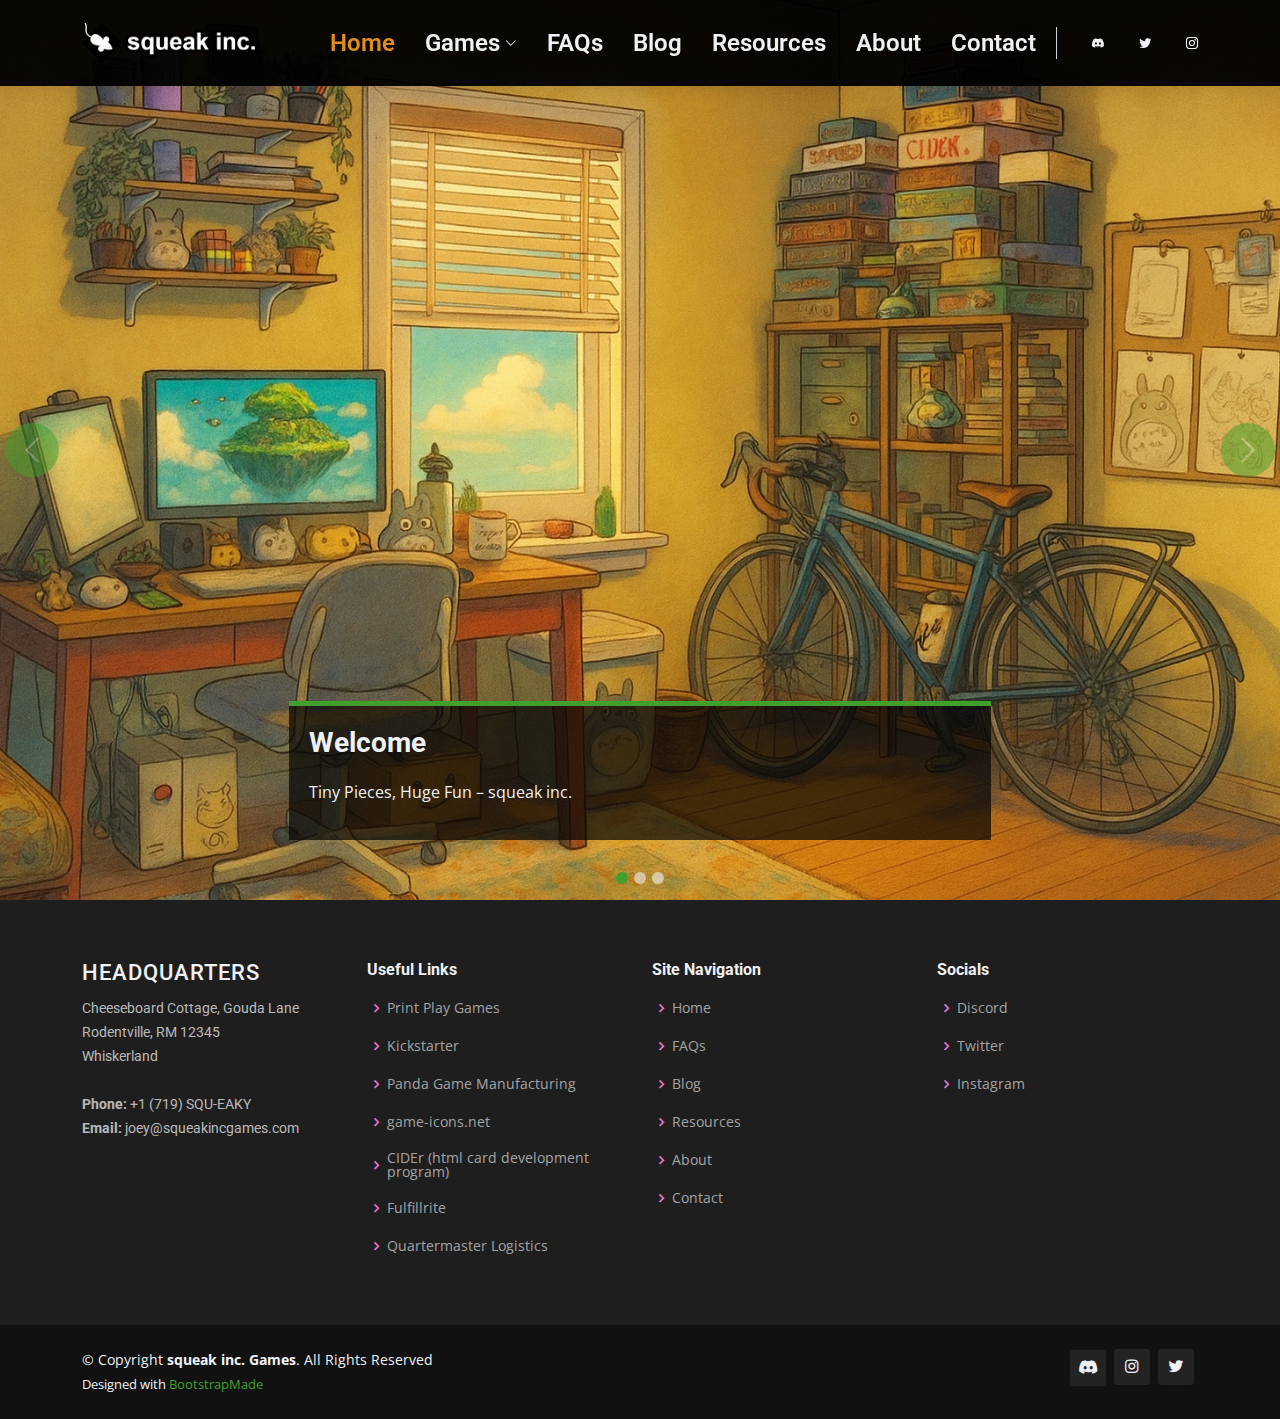
<file: index.html>
<!DOCTYPE html>
<html lang="en">

<head>
  <meta charset="utf-8">
  <meta content="width=device-width, initial-scale=1.0" name="viewport">

  <title>squeak inc.</title>
  <meta content="" name="description">
  <meta content="" name="keywords">

  <!-- Favicons -->
  <link href="assets/img/favicon.png" rel="icon">
  <link href="assets/img/apple-touch-icon.png" rel="apple-touch-icon">

  <!-- Google Fonts -->
  <link href="https://fonts.googleapis.com/css?family=Open+Sans:300,300i,400,400i,600,600i,700,700i|Roboto:300,300i,400,400i,500,500i,600,600i,700,700i|Poppins:300,300i,400,400i,500,500i,600,600i,700,700i" rel="stylesheet">

  <!-- Vendor CSS Files -->
  <link href="assets/vendor/animate.css/animate.min.css" rel="stylesheet">
  <link href="assets/vendor/aos/aos.css" rel="stylesheet">
  <link href="assets/vendor/bootstrap/css/bootstrap.min.css" rel="stylesheet">
  <link href="assets/vendor/bootstrap-icons/bootstrap-icons.css" rel="stylesheet">
  <link href="assets/vendor/boxicons/css/boxicons.min.css" rel="stylesheet">
  <link href="assets/vendor/glightbox/css/glightbox.min.css" rel="stylesheet">
  <link href="assets/vendor/remixicon/remixicon.css" rel="stylesheet">
  <link href="assets/vendor/swiper/swiper-bundle.min.css" rel="stylesheet">

  <!-- Styles -->
  <link href="assets/css/style.css" rel="stylesheet">
  <style> :root { --navbar: #df8e1d;}</style>

</head>

<body>

  <!-- ======= Header ======= -->
  <header id="header" class="fixed-top">
    <div class="container d-flex align-items-center">

      <!-- <h1 class="logo me-auto"><a href="index.html">squeak inc.</a></h1> -->
      <a href="index.html" class="logo me-auto"><img src="assets/img/logo.png" alt=""></a>
      <!-- Uncomment below if you prefer to use an image logo -->
      <!-- <a href="index.html" class="logo me-auto me-lg-0"><img src="assets/img/apple-touch-icon.png" alt="" class="img-fluid"></a> -->

      <nav id="navbar" class="navbar order-last order-lg-0">
        <ul>
          <li><a href="index.html" class="active">Home</a></li>

          <li class="dropdown"><a href="#"><span>Games</span> <i class="bi bi-chevron-down"></i></a>
            <ul>
              <li><a href="games/gorbinosquest.html">Gorbino's Quest</a></li>
              <li><a href="games/bathhouse.html">Spirit Bathhouse</a></li>
              <li><a href="games/handandfoot.html">Hand and Foot in Mouth: Deluxe</a></li>
              <li><a href="games/31.html">Thirty One</a></li>
            </ul>
          </li>

          <li><a href="faq.html">FAQs</a></li>
          <li><a href="blog.html">Blog</a></li>
          <li><a href="resources.html">Resources</a></li>
          <li><a href="about.html">About</a></li>
          <li><a href="contact.html">Contact</a></li>

          <div class="header-social-links d-flex">
            <a href="https://discord.gg/Z5r9G2tFHF" class="discord"><i class="bu bi-discord"></i></i></a>
            <a href="https://twitter.com/SettlersotCosmo" class="twitter"><i class="bu bi-twitter"></i></a>
            <a href="https://www.instagram.com/squeakinc.games/" class="instagram"><i class="bu bi-instagram"></i></a>
          </div>

        </ul>
        <i class="bi bi-list mobile-nav-toggle"></i>
      </nav><!-- .navbar -->

    </div>
  </header><!-- End Header -->

  <!-- ======= Hero Section ======= -->
  <section id="hero">
    <div id="heroCarousel" data-bs-interval="5000" class="carousel slide carousel-fade" data-bs-ride="carousel">

      <div class="carousel-inner" role="listbox">

        <!-- Slide 1 -->
        <div class="carousel-item active" style="background-image: url(assets/img/slide2/room.png);">
          <div class="carousel-container">
            <div class="carousel-content animate__animated animate__fadeInUp">
              <h2>Welcome</h2>
              <p>Tiny Pieces, Huge Fun – squeak inc.</p>
            </div>
          </div>
        </div>

        <!-- Slide 2 -->
        <div class="carousel-item" style="background-image: url(assets/img/slide/map_progress_v1.jpg);">
          <div class="carousel-container">
            <div class="carousel-content animate__animated animate__fadeInUp">
              <h2>Gorbino's Quest</h2>
              <p>Gorbino's Quest is a peaceful strategy game of economic development in a fantasy setting for 2-6 players aged 13 and up. Kickstarter is scheduled to launch late 2024.</p>
              <div class="text-center"><a href="https://www.kickstarter.com/projects/joeyvigil/gorbinos-quest-0" class="btn-get-started">Kickstarter!</a></div>
              <div class="text-center"><a href="gorbinosquest.html" class="btn-get-started">Read More</a></div>
            </div>
          </div>
        </div>

        <!-- Slide 3 -->
        <div class="carousel-item" style="background-image: url(assets/img/slide/DOOR.png);">
          <div class="carousel-container">
            <div class="carousel-content animate__animated animate__fadeInUp">
              <h2>Blog</h2>
              <p>Welcome to the squeak inc. blog, your digital haven for all things board games and beyond. Immerse yourself in a world where strategy, imagination, and camaraderie converge. From behind-the-scenes peeks into our creative process to in-depth analyses of timeless classics, our blog is your gateway to unlocking a realm of fun, learning, and endless adventure. </p>
              <div class="text-center"><a href="blog.html" class="btn-get-started">Read More</a></div>
            </div>
          </div>
        </div>

      </div>

      <a class="carousel-control-prev" href="#heroCarousel" role="button" data-bs-slide="prev">
        <span class="carousel-control-prev-icon bi bi-chevron-left" aria-hidden="true"></span>
      </a>

      <a class="carousel-control-next" href="#heroCarousel" role="button" data-bs-slide="next">
        <span class="carousel-control-next-icon bi bi-chevron-right" aria-hidden="true"></span>
      </a>

      <ol class="carousel-indicators" id="hero-carousel-indicators"></ol>

    </div>
  </section><!-- End Hero -->

  <main id="main">

  </main><!-- End #main -->


  <!-- ======= Footer ======= -->
  <footer id="footer">

    <div class="footer-top">
      <div class="container">
        <div class="row">

          <div class="col-lg-3 col-md-6 footer-contact">
            <h3>Headquarters</h3>
            <p>
              Cheeseboard Cottage, Gouda Lane <br>
              Rodentville, RM 12345<br>
              Whiskerland <br><br>
              <strong>Phone:</strong> +1 (719) SQU-EAKY <br>
              <strong>Email:</strong> joey@squeakincgames.com<br>
            </p>
          </div>

          <div class="col-lg-3 col-md-6 footer-links">
            <h4>Useful Links</h4>
            <ul>
              <li><i class="bx bx-chevron-right"></i> <a href="https://www.printplaygames.com/">Print Play Games</a></li>
              <li><i class="bx bx-chevron-right"></i> <a href="https://www.kickstarter.com/">Kickstarter</a></li>
              <li><i class="bx bx-chevron-right"></i> <a href="https://pandagm.com/">Panda Game Manufacturing</a></li>
              <li><i class="bx bx-chevron-right"></i> <a href="https://game-icons.net/">game-icons.net</a></li>
              <li><i class="bx bx-chevron-right"></i> <a href="https://github.com/oatear/cider">CIDEr (html card development program)</a></li>
              <li><i class="bx bx-chevron-right"></i> <a href="https://www.fulfillrite.com/">Fulfillrite</a></li>
              <li><i class="bx bx-chevron-right"></i> <a href="https://www.qmlogistics.com/">Quartermaster Logistics</a></li>
            </ul>
          </div>

          <div class="col-lg-3 col-md-6 footer-links">
            <h4>Site Navigation</h4>
            <ul>
              <li><i class="bx bx-chevron-right"></i> <a href="index.html">Home</a></li>
              <li><i class="bx bx-chevron-right"></i> <a href="faq.html">FAQs</a></li>
              <li><i class="bx bx-chevron-right"></i> <a href="blog.html">Blog</a></li>
              <li><i class="bx bx-chevron-right"></i> <a href="resources.html">Resources</a></li>
              <li><i class="bx bx-chevron-right"></i> <a href="about.html">About</a></li>
              <li><i class="bx bx-chevron-right"></i> <a href="contact.html">Contact</a></li>
            </ul>
          </div>

          <div class="col-lg-3 col-md-6 footer-links">
            <h4>Socials</h4>
            <ul>
              <li><i class="bx bx-chevron-right"></i> <a href="https://discord.gg/Z5r9G2tFHF">Discord</a></li>
              <li><i class="bx bx-chevron-right"></i> <a href="https://twitter.com/SettlersotCosmo">Twitter</a></li>
              <li><i class="bx bx-chevron-right"></i> <a href="https://www.instagram.com/squeakinc.games/">Instagram</a></li>
            </ul>
          </div>

        </div>
      </div>
    </div>

    <div class="container d-md-flex py-4">

      <div class="me-md-auto text-center text-md-start">
        <div class="copyright">
          &copy; Copyright <strong><span>squeak inc. Games</span></strong>. All Rights Reserved
        </div>
        <div class="credits">
          <!-- All the links in the footer should remain intact. -->
          <!-- You can delete the links only if you purchased the pro version. -->
          <!-- Licensing information: https://bootstrapmade.com/license/ -->
          <!-- Purchase the pro version with working PHP/AJAX contact form: https://bootstrapmade.com/company-free-html-bootstrap-template/ -->
          Designed with <a href="https://bootstrapmade.com/">BootstrapMade</a>
        </div>
      </div>
      <div class="social-links text-center text-md-right pt-3 pt-md-0">
        <a href="https://discord.gg/Z5r9G2tFHF" class="discord"><i class="bu bi-discord"></i></i></a>
        <a href="https://www.instagram.com/squeakinc.games/" class="instagram"><i class="bx bxl-instagram"></i></a>
        <a href="https://twitter.com/SettlersotCosmo" class="twitter"><i class="bx bxl-twitter"></i></a>
      </div>
    </div>
  </footer><!-- End Footer -->

  <a href="#" class="back-to-top d-flex align-items-center justify-content-center"><i class="bi bi-arrow-up-short"></i></a>

  <!-- Vendor JS Files -->
  <script src="assets/vendor/aos/aos.js"></script>
  <script src="assets/vendor/bootstrap/js/bootstrap.bundle.min.js"></script>
  <script src="assets/vendor/glightbox/js/glightbox.min.js"></script>
  <script src="assets/vendor/isotope-layout/isotope.pkgd.min.js"></script>
  <script src="assets/vendor/swiper/swiper-bundle.min.js"></script>
  <script src="assets/vendor/waypoints/noframework.waypoints.js"></script>
  <script src="assets/vendor/php-email-form/validate.js"></script>

  <!-- Template Main JS File -->
  <script src="assets/js/main.js"></script>

</body>

</html>
</file>
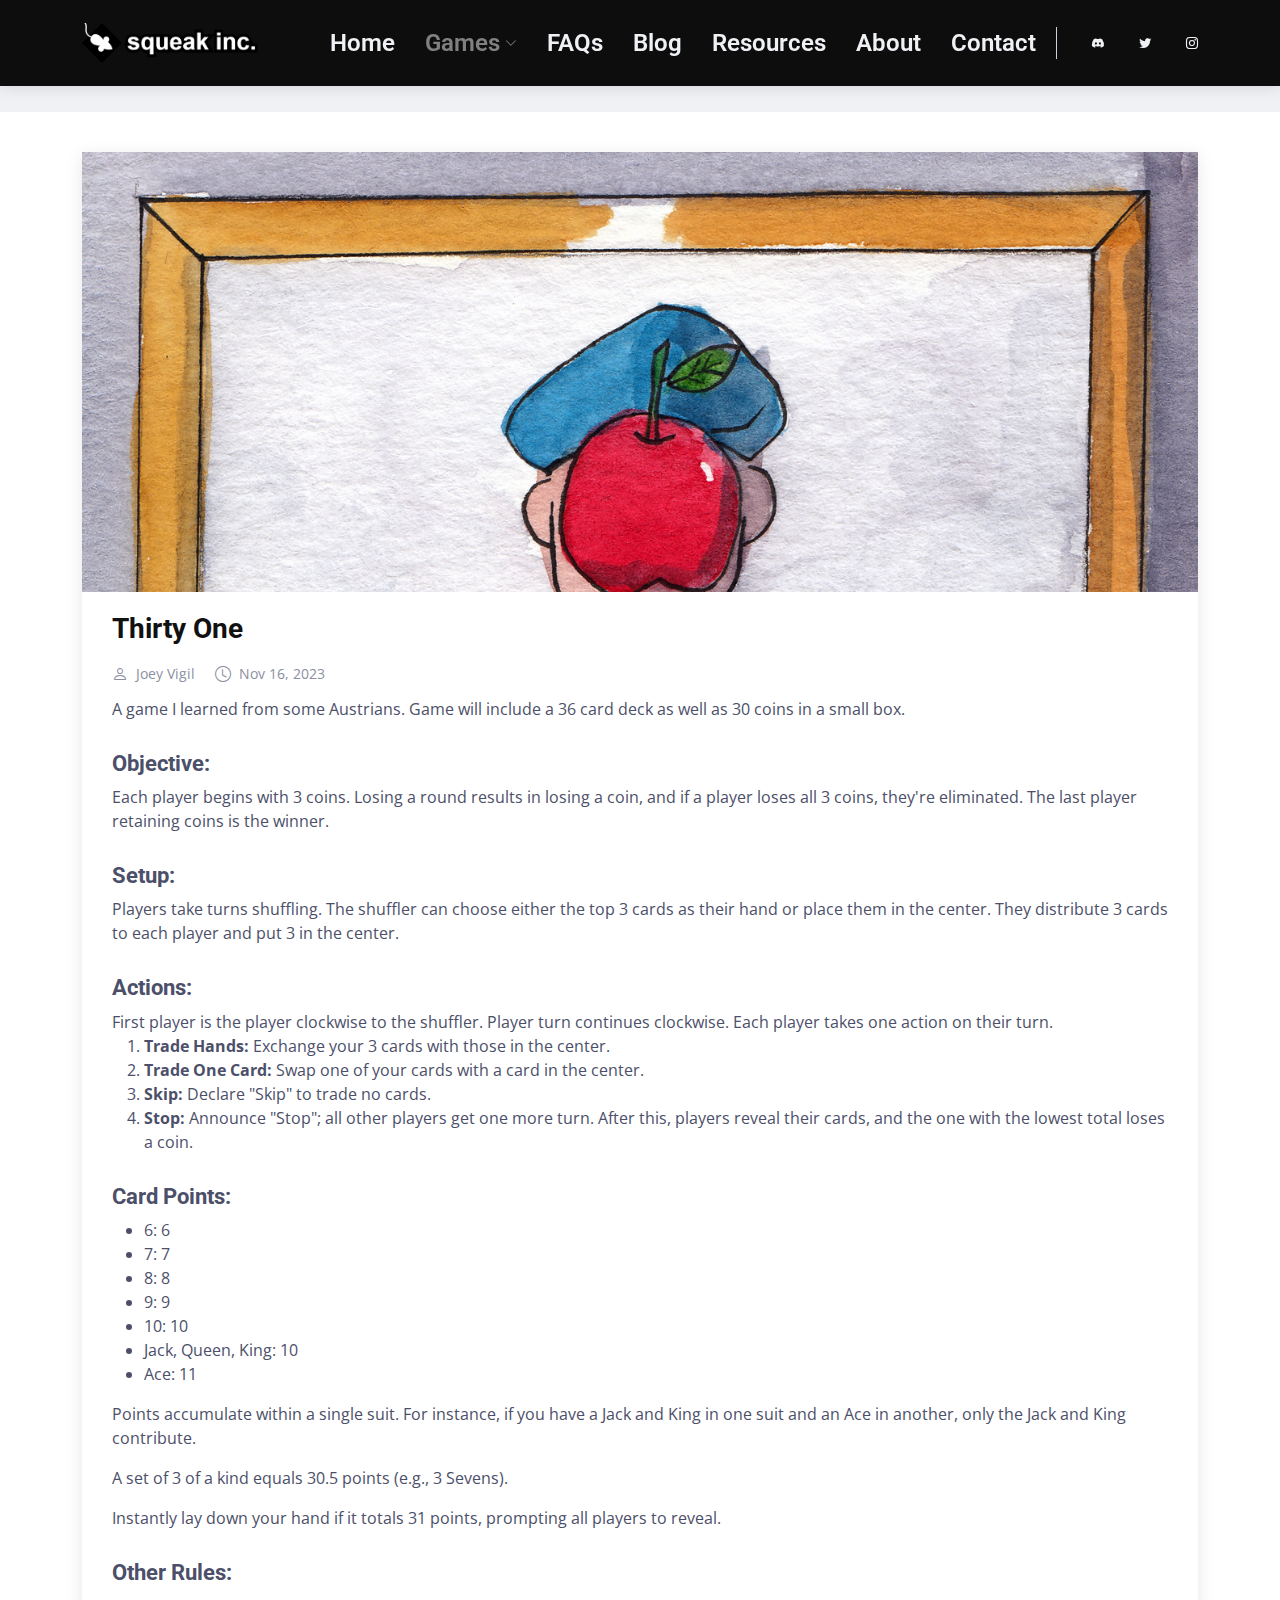
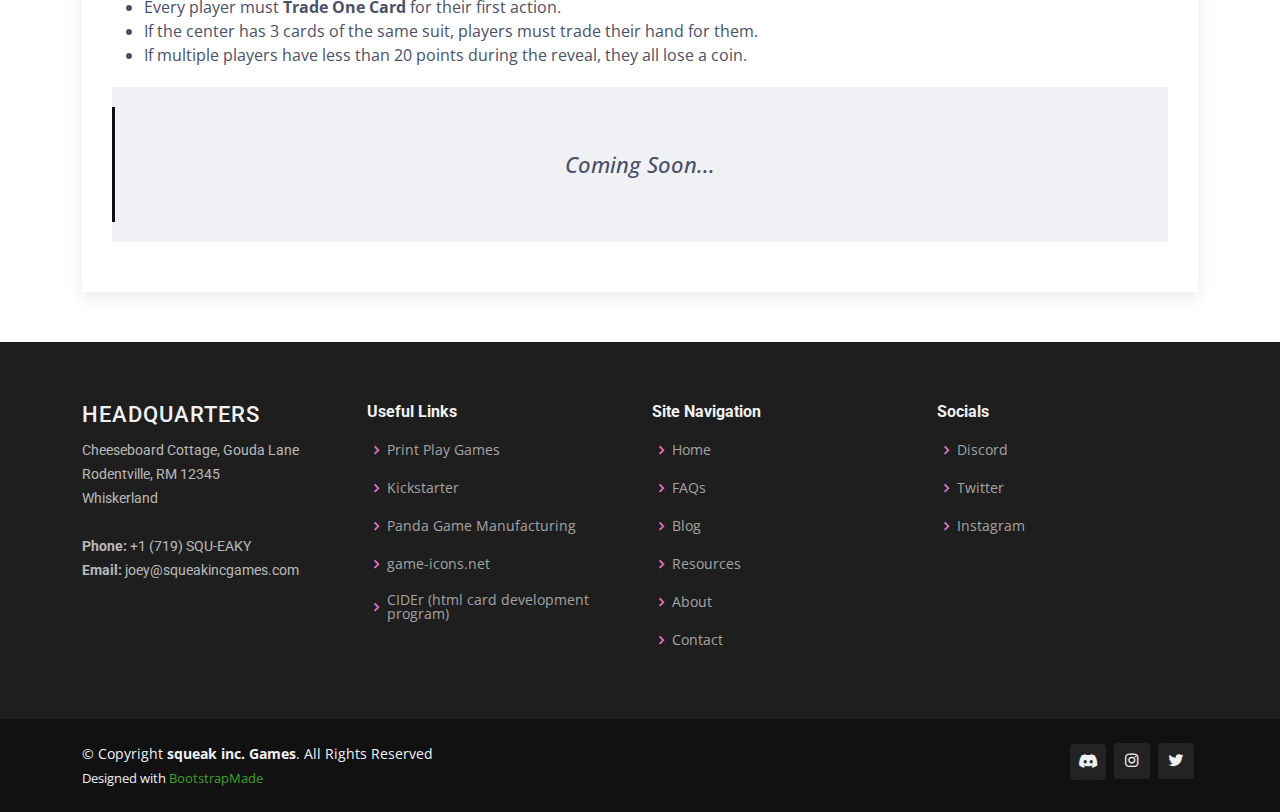
<file: 31.html>
<!DOCTYPE html>
<html lang="en">

<head>
  <meta charset="utf-8">
  <meta content="width=device-width, initial-scale=1.0" name="viewport">

  <title>squeak inc. - Thirty-One</title>
  <meta content="" name="description">
  <meta content="" name="keywords">

  <!-- Favicons -->
  <link href="assets/img/favicon.png" rel="icon">
  <link href="assets/img/apple-touch-icon.png" rel="apple-touch-icon">

  <!-- Google Fonts -->
  <link href="https://fonts.googleapis.com/css?family=Open+Sans:300,300i,400,400i,600,600i,700,700i|Roboto:300,300i,400,400i,500,500i,600,600i,700,700i|Poppins:300,300i,400,400i,500,500i,600,600i,700,700i" rel="stylesheet">

  <!-- Vendor CSS Files -->
  <link href="assets/vendor/animate.css/animate.min.css" rel="stylesheet">
  <link href="assets/vendor/aos/aos.css" rel="stylesheet">
  <link href="assets/vendor/bootstrap/css/bootstrap.min.css" rel="stylesheet">
  <link href="assets/vendor/bootstrap-icons/bootstrap-icons.css" rel="stylesheet">
  <link href="assets/vendor/boxicons/css/boxicons.min.css" rel="stylesheet">
  <link href="assets/vendor/glightbox/css/glightbox.min.css" rel="stylesheet">
  <link href="assets/vendor/remixicon/remixicon.css" rel="stylesheet">
  <link href="assets/vendor/swiper/swiper-bundle.min.css" rel="stylesheet">

  <!-- Template Main CSS File -->
  <link href="assets/css/style.css" rel="stylesheet">

  <!-- =======================================================
  * Template Name: Company
  * Updated: Jul 27 2023 with Bootstrap v5.3.1
  * Template URL: https://bootstrapmade.com/company-free-html-bootstrap-template/
  * Author: BootstrapMade.com
  * License: https://bootstrapmade.com/license/
  ======================================================== -->
</head>

<body>

  <!-- ======= Header ======= -->
  <header id="header" class="fixed-top">
    <div class="container d-flex align-items-center">

      <!-- <h1 class="logo me-auto"><a href="index.html">squeak inc.</a></h1> -->
      <a href="index.html" class="logo me-auto"><img src="assets/img/logo.png" alt=""></a>
      <!-- Uncomment below if you prefer to use an image logo -->
      <!-- <a href="index.html" class="logo me-auto me-lg-0"><img src="assets/img/apple-touch-icon.png" alt="" class="img-fluid"></a> -->

      <nav id="navbar" class="navbar order-last order-lg-0">
        <ul>
          <li><a href="index.html">Home</a></li>

          <li class="dropdown"><a href="#" class="active"><span>Games</span> <i class="bi bi-chevron-down"></i></a>
            <ul>
              <li><a href="gorbinosquest.html">Gorbino's Quest</a></li>
              <li><a href="handandfoot.html">Hand and Foot in Mouth: Deluxe</a></li>
              <li><a href="31.html">Thirty One</a></li>
            </ul>
          </li>

          <li><a href="faq.html">FAQs</a></li>
          <li><a href="blog.html">Blog</a></li>
          <li><a href="resources.html">Resources</a></li>
          <li><a href="about.html">About</a></li>
          <li><a href="contact.html">Contact</a></li>

          <div class="header-social-links d-flex">
            <a href="https://discord.gg/96wwN2C9CV" class="discord"><i class="bu bi-discord"></i></i></a>
            <a href="https://twitter.com/SettlersotCosmo" class="twitter"><i class="bu bi-twitter"></i></a>
            <a href="https://www.instagram.com/squeakinc.games/" class="instagram"><i class="bu bi-instagram"></i></a>
          </div>

        </ul>
        <i class="bi bi-list mobile-nav-toggle"></i>
      </nav><!-- .navbar -->

    </div>
  </header><!-- End Header -->

  <main id="main">

    <!-- ======= Breadcrumbs ======= -->
    <section id="breadcrumbs" class="breadcrumbs">
      <div class="container">
      </div>
    </section><!-- End Breadcrumbs -->

   

     <!-- ======= Blog Single Section ======= -->
     <section id="blog" class="blog">
      <div class="container" data-aos="fade-up">

        <div class="row">

          <!-- <div class="col-lg-8 entries"> -->
          <div class="entries">
            <article class="entry entry-single">

              <div class="entry-img">
                <img src="assets/img/slide/PAINT.png" alt="" class="img-fluid">
              </div>

              <h2 class="entry-title">
                <a href="#">Thirty One</a>
              </h2>

              <div class="entry-meta">
                <ul>
                  <li class="d-flex align-items-center"><i class="bi bi-person"></i> <a href="#">Joey Vigil</a></li>
                  <li class="d-flex align-items-center"><i class="bi bi-clock"></i> <a href="#"><time datetime="2020-01-01">Nov 16, 2023</time></a></li>
                </ul>
              </div>

              <div class="entry-content">

                <p>
                    A game I learned from some Austrians. Game will include a 36 card deck as well as 30 coins in a small box.
                </p>

                <h3>Objective:</h3>
                <p>Each player begins with 3 coins. Losing a round results in losing a coin, and if a player loses all 3 coins, they're eliminated. The last player retaining coins is the winner.</p>
                
                <h3>Setup:</h3>
                <p>Players take turns shuffling. The shuffler can choose either the top 3 cards as their hand or place them in the center. They distribute 3 cards to each player and put 3 in the center.</p>
                
                <h3>Actions:</h3>
                First player is the player clockwise to the shuffler. Player turn continues clockwise. Each player takes one action on their turn.
                <ol>
                    <li><strong>Trade Hands:</strong> Exchange your 3 cards with those in the center.</li>
                    <li><strong>Trade One Card:</strong> Swap one of your cards with a card in the center.</li>
                    <li><strong>Skip:</strong> Declare "Skip" to trade no cards.</li>
                    <li><strong>Stop:</strong> Announce "Stop"; all other players get one more turn. After this, players reveal their cards, and the one with the lowest total loses a coin.</li>
                </ol>
                
                <h3>Card Points:</h3>
                <ul>
                    <li>6: 6</li>
                    <li>7: 7</li>
                    <li>8: 8</li>
                    <li>9: 9</li>
                    <li>10: 10</li>
                    <li>Jack, Queen, King: 10</li>
                    <li>Ace: 11</li>
                </ul>
                <p>Points accumulate within a single suit. For instance, if you have a Jack and King in one suit and an Ace in another, only the Jack and King contribute.</p>
                <p>A set of 3 of a kind equals 30.5 points (e.g., 3 Sevens).</p>
                <p>Instantly lay down your hand if it totals 31 points, prompting all players to reveal.</p>
                
                <h3>Other Rules:</h3>
                <ul>
                    <li>Every player must <strong>Trade One Card</strong> for their first action.</li>
                    <li>If the center has 3 cards of the same suit, players must trade their hand for them.</li>
                    <li>If multiple players have less than 20 points during the reveal, they all lose a coin.</li>
                </ul>

                <blockquote>
                    <p>
                      Coming Soon...
                    </p>
                  </blockquote>
      

              </div>



            </article><!-- End blog entry -->
            
          </div><!-- End blog entries list -->

        </div>

      </div>
    </section><!-- End Blog Single Section -->
  
  </main><!-- End #main -->

  <!-- ======= Footer ======= -->
  <footer id="footer">

    <div class="footer-top">
      <div class="container">
        <div class="row">

          <div class="col-lg-3 col-md-6 footer-contact">
            <h3>Headquarters</h3>
            <p>
              Cheeseboard Cottage, Gouda Lane <br>
              Rodentville, RM 12345<br>
              Whiskerland <br><br>
              <strong>Phone:</strong> +1 (719) SQU-EAKY <br>
              <strong>Email:</strong> joey@squeakincgames.com<br>
            </p>
          </div>

          <div class="col-lg-3 col-md-6 footer-links">
            <h4>Useful Links</h4>
            <ul>
              <li><i class="bx bx-chevron-right"></i> <a href="https://www.printplaygames.com/">Print Play Games</a></li>
              <li><i class="bx bx-chevron-right"></i> <a href="https://www.kickstarter.com/">Kickstarter</a></li>
              <li><i class="bx bx-chevron-right"></i> <a href="https://pandagm.com/">Panda Game Manufacturing</a></li>
              <li><i class="bx bx-chevron-right"></i> <a href="https://game-icons.net/">game-icons.net</a></li>
              <li><i class="bx bx-chevron-right"></i> <a href="https://github.com/oatear/cider">CIDEr (html card development program)</a></li>
            </ul>
          </div>

          <div class="col-lg-3 col-md-6 footer-links">
            <h4>Site Navigation</h4>
            <ul>
              <li><i class="bx bx-chevron-right"></i> <a href="index.html">Home</a></li>
              <li><i class="bx bx-chevron-right"></i> <a href="faq.html">FAQs</a></li>
              <li><i class="bx bx-chevron-right"></i> <a href="blog.html">Blog</a></li>
              <li><i class="bx bx-chevron-right"></i> <a href="resources.html">Resources</a></li>
              <li><i class="bx bx-chevron-right"></i> <a href="about.html">About</a></li>
              <li><i class="bx bx-chevron-right"></i> <a href="contact.html">Contact</a></li>
            </ul>
          </div>

          <div class="col-lg-3 col-md-6 footer-links">
            <h4>Socials</h4>
            <ul>
              <li><i class="bx bx-chevron-right"></i> <a href="https://discord.gg/96wwN2C9CV">Discord</a></li>
              <li><i class="bx bx-chevron-right"></i> <a href="https://twitter.com/SettlersotCosmo">Twitter</a></li>
              <li><i class="bx bx-chevron-right"></i> <a href="https://www.instagram.com/squeakinc.games/">Instagram</a></li>
            </ul>
          </div>

        </div>
      </div>
    </div>

    <div class="container d-md-flex py-4">

      <div class="me-md-auto text-center text-md-start">
        <div class="copyright">
          &copy; Copyright <strong><span>squeak inc. Games</span></strong>. All Rights Reserved
        </div>
        <div class="credits">
          <!-- All the links in the footer should remain intact. -->
          <!-- You can delete the links only if you purchased the pro version. -->
          <!-- Licensing information: https://bootstrapmade.com/license/ -->
          <!-- Purchase the pro version with working PHP/AJAX contact form: https://bootstrapmade.com/company-free-html-bootstrap-template/ -->
          Designed with <a href="https://bootstrapmade.com/">BootstrapMade</a>
        </div>
      </div>
      <div class="social-links text-center text-md-right pt-3 pt-md-0">
        <a href="https://discord.gg/96wwN2C9CV" class="discord"><i class="bu bi-discord"></i></i></a>
        <a href="https://www.instagram.com/squeakinc.games/" class="instagram"><i class="bx bxl-instagram"></i></a>
        <a href="https://twitter.com/SettlersotCosmo" class="twitter"><i class="bx bxl-twitter"></i></a>
      </div>
    </div>
  </footer><!-- End Footer -->
  
  <a href="#" class="back-to-top d-flex align-items-center justify-content-center"><i class="bi bi-arrow-up-short"></i></a>

  <!-- Vendor JS Files -->
  <script src="assets/vendor/aos/aos.js"></script>
  <script src="assets/vendor/bootstrap/js/bootstrap.bundle.min.js"></script>
  <script src="assets/vendor/glightbox/js/glightbox.min.js"></script>
  <script src="assets/vendor/isotope-layout/isotope.pkgd.min.js"></script>
  <script src="assets/vendor/swiper/swiper-bundle.min.js"></script>
  <script src="assets/vendor/waypoints/noframework.waypoints.js"></script>
  <script src="assets/vendor/php-email-form/validate.js"></script>

  <!-- Template Main JS File -->
  <script src="assets/js/main.js"></script>

</body>

</html>
</file>
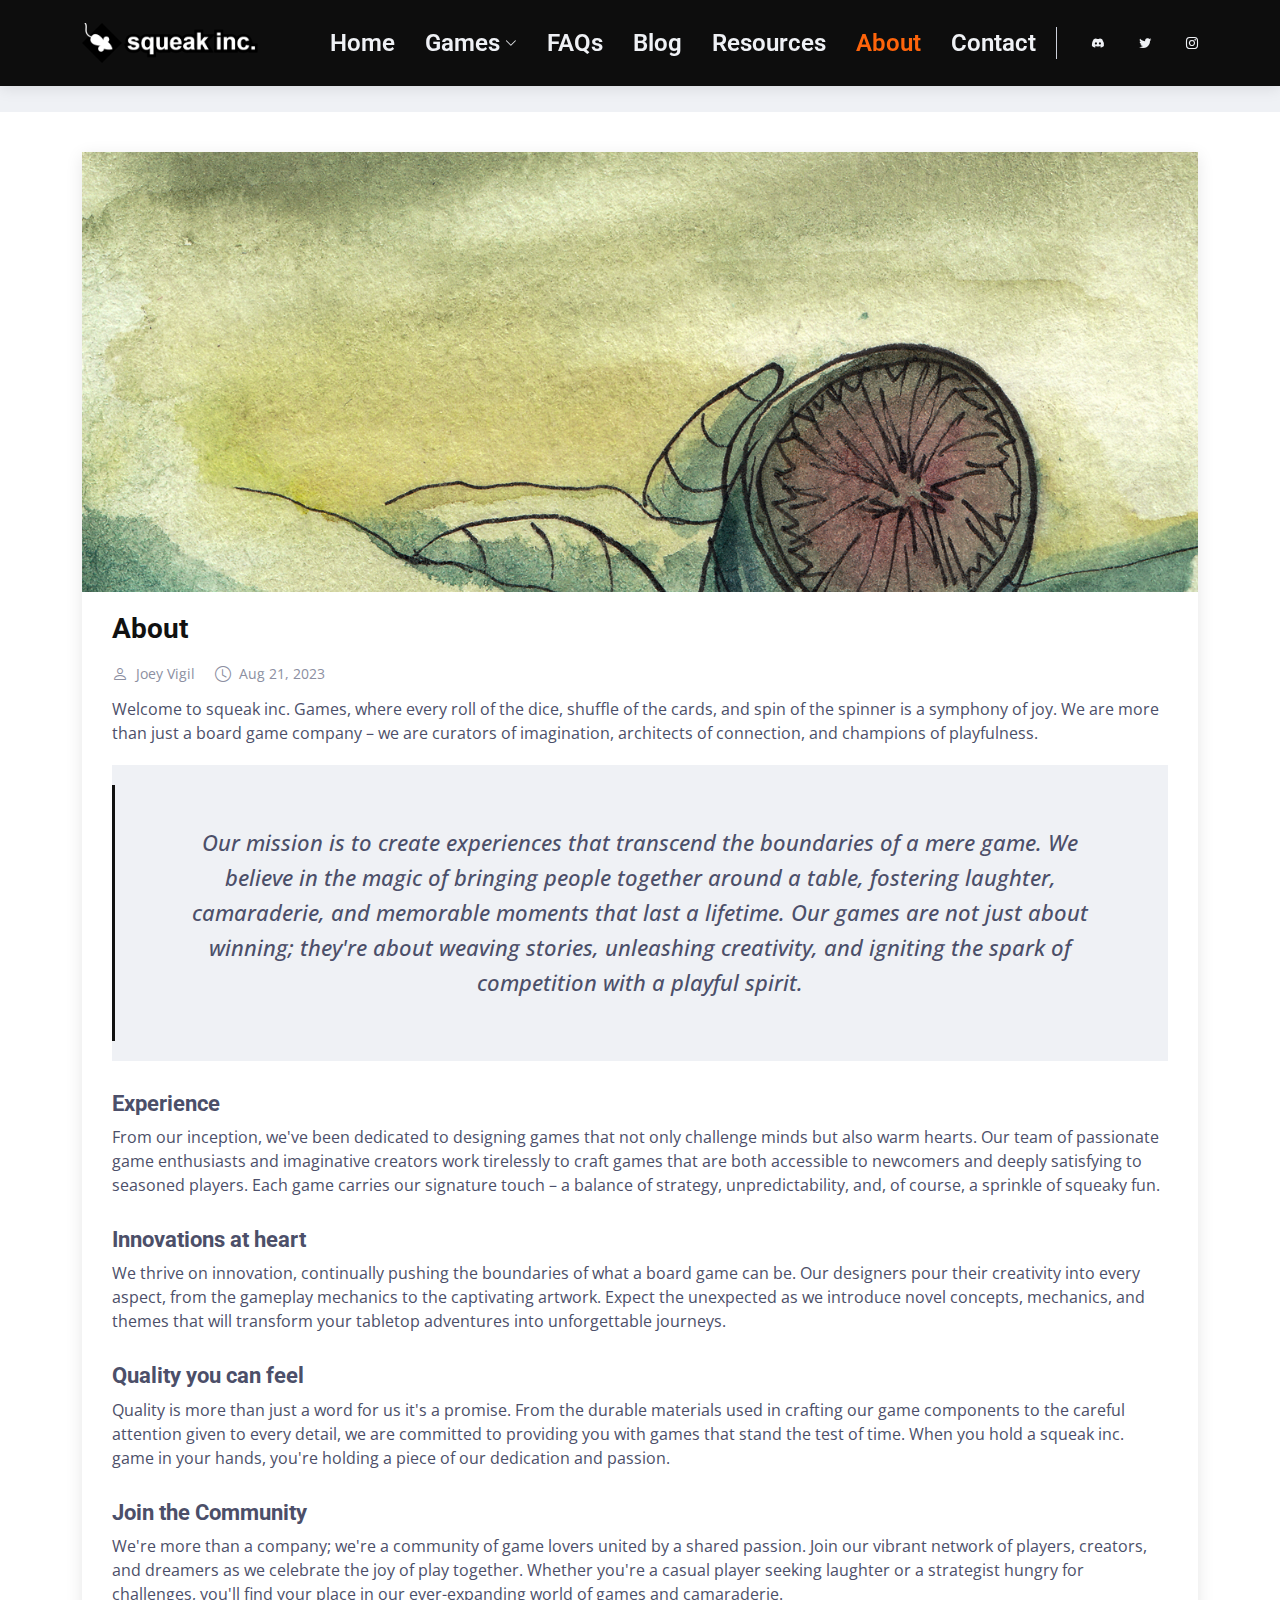
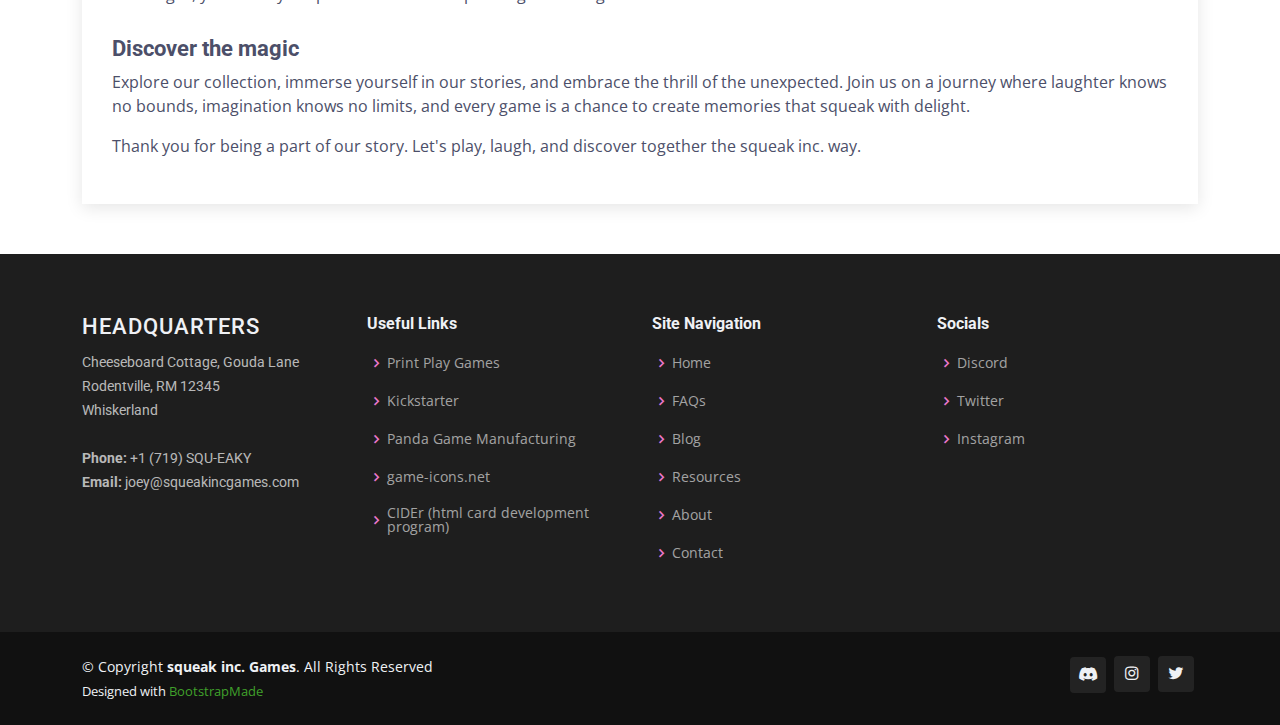
<file: about.html>
<!DOCTYPE html>
<html lang="en">

<head>
  <meta charset="utf-8">
  <meta content="width=device-width, initial-scale=1.0" name="viewport">

  <title>squeak inc. - About</title>
  <meta content="" name="description">
  <meta content="" name="keywords">

  <!-- Favicons -->
  <link href="assets/img/favicon.png" rel="icon">
  <link href="assets/img/apple-touch-icon.png" rel="apple-touch-icon">

  <!-- Google Fonts -->
  <link href="https://fonts.googleapis.com/css?family=Open+Sans:300,300i,400,400i,600,600i,700,700i|Roboto:300,300i,400,400i,500,500i,600,600i,700,700i|Poppins:300,300i,400,400i,500,500i,600,600i,700,700i" rel="stylesheet">

  <!-- Vendor CSS Files -->
  <link href="assets/vendor/animate.css/animate.min.css" rel="stylesheet">
  <link href="assets/vendor/aos/aos.css" rel="stylesheet">
  <link href="assets/vendor/bootstrap/css/bootstrap.min.css" rel="stylesheet">
  <link href="assets/vendor/bootstrap-icons/bootstrap-icons.css" rel="stylesheet">
  <link href="assets/vendor/boxicons/css/boxicons.min.css" rel="stylesheet">
  <link href="assets/vendor/glightbox/css/glightbox.min.css" rel="stylesheet">
  <link href="assets/vendor/remixicon/remixicon.css" rel="stylesheet">
  <link href="assets/vendor/swiper/swiper-bundle.min.css" rel="stylesheet">

  <!-- Styles -->
  <link href="assets/css/style.css" rel="stylesheet">
  <style> :root { --navbar: #fe640b;}</style>
  
</head>

<body>

  <!-- ======= Header ======= -->
  <header id="header" class="fixed-top">
    <div class="container d-flex align-items-center">

      <!-- <h1 class="logo me-auto"><a href="index.html">squeak inc.</a></h1> -->
      <a href="index.html" class="logo me-auto"><img src="assets/img/logo.png" alt=""></a>
      <!-- Uncomment below if you prefer to use an image logo -->
      <!-- <a href="index.html" class="logo me-auto me-lg-0"><img src="assets/img/apple-touch-icon.png" alt="" class="img-fluid"></a> -->

      <nav id="navbar" class="navbar order-last order-lg-0">
        <ul>
          <li><a href="index.html">Home</a></li>

          <li class="dropdown"><a href="#"><span>Games</span> <i class="bi bi-chevron-down"></i></a>
            <ul>
              <li><a href="games/gorbinosquest.html">Gorbino's Quest</a></li>
              <li><a href="games/bathhouse.html">Spirit Bathhouse</a></li>
              <li><a href="games/handandfoot.html">Hand and Foot in Mouth: Deluxe</a></li>
              <li><a href="games/31.html">Thirty One</a></li>
            </ul>
          </li>

          <li><a href="faq.html" >FAQs</a></li>
          <li><a href="blog.html">Blog</a></li>
          <li><a href="resources.html">Resources</a></li>
          <li><a href="about.html" class="active">About</a></li>
          <li><a href="contact.html">Contact</a></li>

          <div class="header-social-links d-flex">
            <a href="https://discord.gg/Z5r9G2tFHF" class="discord"><i class="bu bi-discord"></i></i></a>
            <a href="https://twitter.com/SettlersotCosmo" class="twitter"><i class="bu bi-twitter"></i></a>
            <a href="https://www.instagram.com/squeakinc.games/" class="instagram"><i class="bu bi-instagram"></i></a>
          </div>

        </ul>
        <i class="bi bi-list mobile-nav-toggle"></i>
      </nav><!-- .navbar -->

    </div>
  </header><!-- End Header -->

  <main id="main">

    <!-- ======= Breadcrumbs ======= -->
    <section id="breadcrumbs" class="breadcrumbs">
      <div class="container">
      </div>
    </section><!-- End Breadcrumbs -->

   

     <!-- ======= Blog Single Section ======= -->
     <section id="blog" class="blog">
      <div class="container" data-aos="fade-up">

        <div class="row">

          <!-- <div class="col-lg-8 entries"> -->
          <div class="entries">
            <article class="entry entry-single">

              <div class="entry-img">
                <img src="assets/img/slide/SANDWORM.png" alt="" class="img-fluid">
              </div>

              <h2 class="entry-title">
                <a href="#">About</a>
              </h2>

              <div class="entry-meta">
                <ul>
                  <li class="d-flex align-items-center"><i class="bi bi-person"></i> <a href="#">Joey Vigil</a></li>
                  <li class="d-flex align-items-center"><i class="bi bi-clock"></i> <a href="#"><time datetime="2020-01-01">Aug 21, 2023</time></a></li>
                </ul>
              </div>

              <div class="entry-content">

                <p>Welcome to squeak inc. Games, where every roll of the dice, shuffle of the cards, and spin of the spinner is a symphony of joy. We are more than just a board game company – we are curators of imagination, architects of connection, and champions of playfulness.</p>

                <blockquote>
                  <p> 
                    Our mission is to create experiences that transcend the boundaries of a mere game. We believe in the magic of bringing people together around a table, fostering laughter, camaraderie, and memorable moments that last a lifetime. Our games are not just about winning; they're about weaving stories, unleashing creativity, and igniting the spark of competition with a playful spirit.
                  </p>
                </blockquote>

                <h3>Experience</h3>
                <p>
                  From our inception, we've been dedicated to designing games that not only challenge minds but also warm hearts. Our team of passionate game enthusiasts and imaginative creators work tirelessly to craft games that are both accessible to newcomers and deeply satisfying to seasoned players. Each game carries our signature touch – a balance of strategy, unpredictability, and, of course, a sprinkle of squeaky fun.
                </p>

                <h3>Innovations at heart</h3>
                <p>
                  We thrive on innovation, continually pushing the boundaries of what a board game can be. Our designers pour their creativity into every aspect, from the gameplay mechanics to the captivating artwork. Expect the unexpected as we introduce novel concepts, mechanics, and themes that will transform your tabletop adventures into unforgettable journeys.
                </p>

                <h3>Quality you can feel</h3>
                <p>
                  Quality is more than just a word for us it's a promise. From the durable materials used in crafting our game components to the careful attention given to every detail, we are committed to providing you with games that stand the test of time. When you hold a squeak inc. game in your hands, you're holding a piece of our dedication and passion.
                </p>

                <h3>Join the Community</h3>
                <p>
                  We're more than a company; we're a community of game lovers united by a shared passion. Join our vibrant network of players, creators, and dreamers as we celebrate the joy of play together. Whether you're a casual player seeking laughter or a strategist hungry for challenges, you'll find your place in our ever-expanding world of games and camaraderie.
                </p>

                <h3>Discover the magic</h3>
                <p>
                  Explore our collection, immerse yourself in our stories, and embrace the thrill of the unexpected. Join us on a journey where laughter knows no bounds, imagination knows no limits, and every game is a chance to create memories that squeak with delight.
                </p>

                <p>
                  Thank you for being a part of our story. Let's play, laugh, and discover together the squeak inc. way.
                </p>

              </div>



            </article><!-- End blog entry -->
            
          </div><!-- End blog entries list -->

        </div>

      </div>
    </section><!-- End Blog Single Section -->


  </main><!-- End #main -->
  


  <!-- ======= Footer ======= -->
  <footer id="footer">

    <div class="footer-top">
      <div class="container">
        <div class="row">

          <div class="col-lg-3 col-md-6 footer-contact">
            <h3>Headquarters</h3>
            <p>
              Cheeseboard Cottage, Gouda Lane <br>
              Rodentville, RM 12345<br>
              Whiskerland <br><br>
              <strong>Phone:</strong> +1 (719) SQU-EAKY <br>
              <strong>Email:</strong> joey@squeakincgames.com<br>
            </p>
          </div>

          <div class="col-lg-3 col-md-6 footer-links">
            <h4>Useful Links</h4>
            <ul>
              <li><i class="bx bx-chevron-right"></i> <a href="https://www.printplaygames.com/">Print Play Games</a></li>
              <li><i class="bx bx-chevron-right"></i> <a href="https://www.kickstarter.com/">Kickstarter</a></li>
              <li><i class="bx bx-chevron-right"></i> <a href="https://pandagm.com/">Panda Game Manufacturing</a></li>
              <li><i class="bx bx-chevron-right"></i> <a href="https://game-icons.net/">game-icons.net</a></li>
              <li><i class="bx bx-chevron-right"></i> <a href="https://github.com/oatear/cider">CIDEr (html card development program)</a></li>
            </ul>
          </div>

          <div class="col-lg-3 col-md-6 footer-links">
            <h4>Site Navigation</h4>
            <ul>
              <li><i class="bx bx-chevron-right"></i> <a href="index.html">Home</a></li>
              <li><i class="bx bx-chevron-right"></i> <a href="faq.html">FAQs</a></li>
              <li><i class="bx bx-chevron-right"></i> <a href="blog.html">Blog</a></li>
              <li><i class="bx bx-chevron-right"></i> <a href="resources.html">Resources</a></li>
              <li><i class="bx bx-chevron-right"></i> <a href="about.html">About</a></li>
              <li><i class="bx bx-chevron-right"></i> <a href="contact.html">Contact</a></li>
            </ul>
          </div>

          <div class="col-lg-3 col-md-6 footer-links">
            <h4>Socials</h4>
            <ul>
              <li><i class="bx bx-chevron-right"></i> <a href="https://discord.gg/Z5r9G2tFHF">Discord</a></li>
              <li><i class="bx bx-chevron-right"></i> <a href="https://twitter.com/SettlersotCosmo">Twitter</a></li>
              <li><i class="bx bx-chevron-right"></i> <a href="https://www.instagram.com/squeakinc.games/">Instagram</a></li>
            </ul>
          </div>

        </div>
      </div>
    </div>

    <div class="container d-md-flex py-4">

      <div class="me-md-auto text-center text-md-start">
        <div class="copyright">
          &copy; Copyright <strong><span>squeak inc. Games</span></strong>. All Rights Reserved
        </div>
        <div class="credits">
          <!-- All the links in the footer should remain intact. -->
          <!-- You can delete the links only if you purchased the pro version. -->
          <!-- Licensing information: https://bootstrapmade.com/license/ -->
          <!-- Purchase the pro version with working PHP/AJAX contact form: https://bootstrapmade.com/company-free-html-bootstrap-template/ -->
          Designed with <a href="https://bootstrapmade.com/">BootstrapMade</a>
        </div>
      </div>
      <div class="social-links text-center text-md-right pt-3 pt-md-0">
        <a href="https://discord.gg/Z5r9G2tFHF" class="discord"><i class="bu bi-discord"></i></i></a>
        <a href="https://www.instagram.com/squeakinc.games/" class="instagram"><i class="bx bxl-instagram"></i></a>
        <a href="https://twitter.com/SettlersotCosmo" class="twitter"><i class="bx bxl-twitter"></i></a>
      </div>
    </div>
  </footer><!-- End Footer -->

  <a href="#" class="back-to-top d-flex align-items-center justify-content-center"><i class="bi bi-arrow-up-short"></i></a>

  <!-- Vendor JS Files -->
  <script src="assets/vendor/aos/aos.js"></script>
  <script src="assets/vendor/bootstrap/js/bootstrap.bundle.min.js"></script>
  <script src="assets/vendor/glightbox/js/glightbox.min.js"></script>
  <script src="assets/vendor/isotope-layout/isotope.pkgd.min.js"></script>
  <script src="assets/vendor/swiper/swiper-bundle.min.js"></script>
  <script src="assets/vendor/waypoints/noframework.waypoints.js"></script>
  <script src="assets/vendor/php-email-form/validate.js"></script>

  <!-- Template Main JS File -->
  <script src="assets/js/main.js"></script>

</body>

</html>
</file>
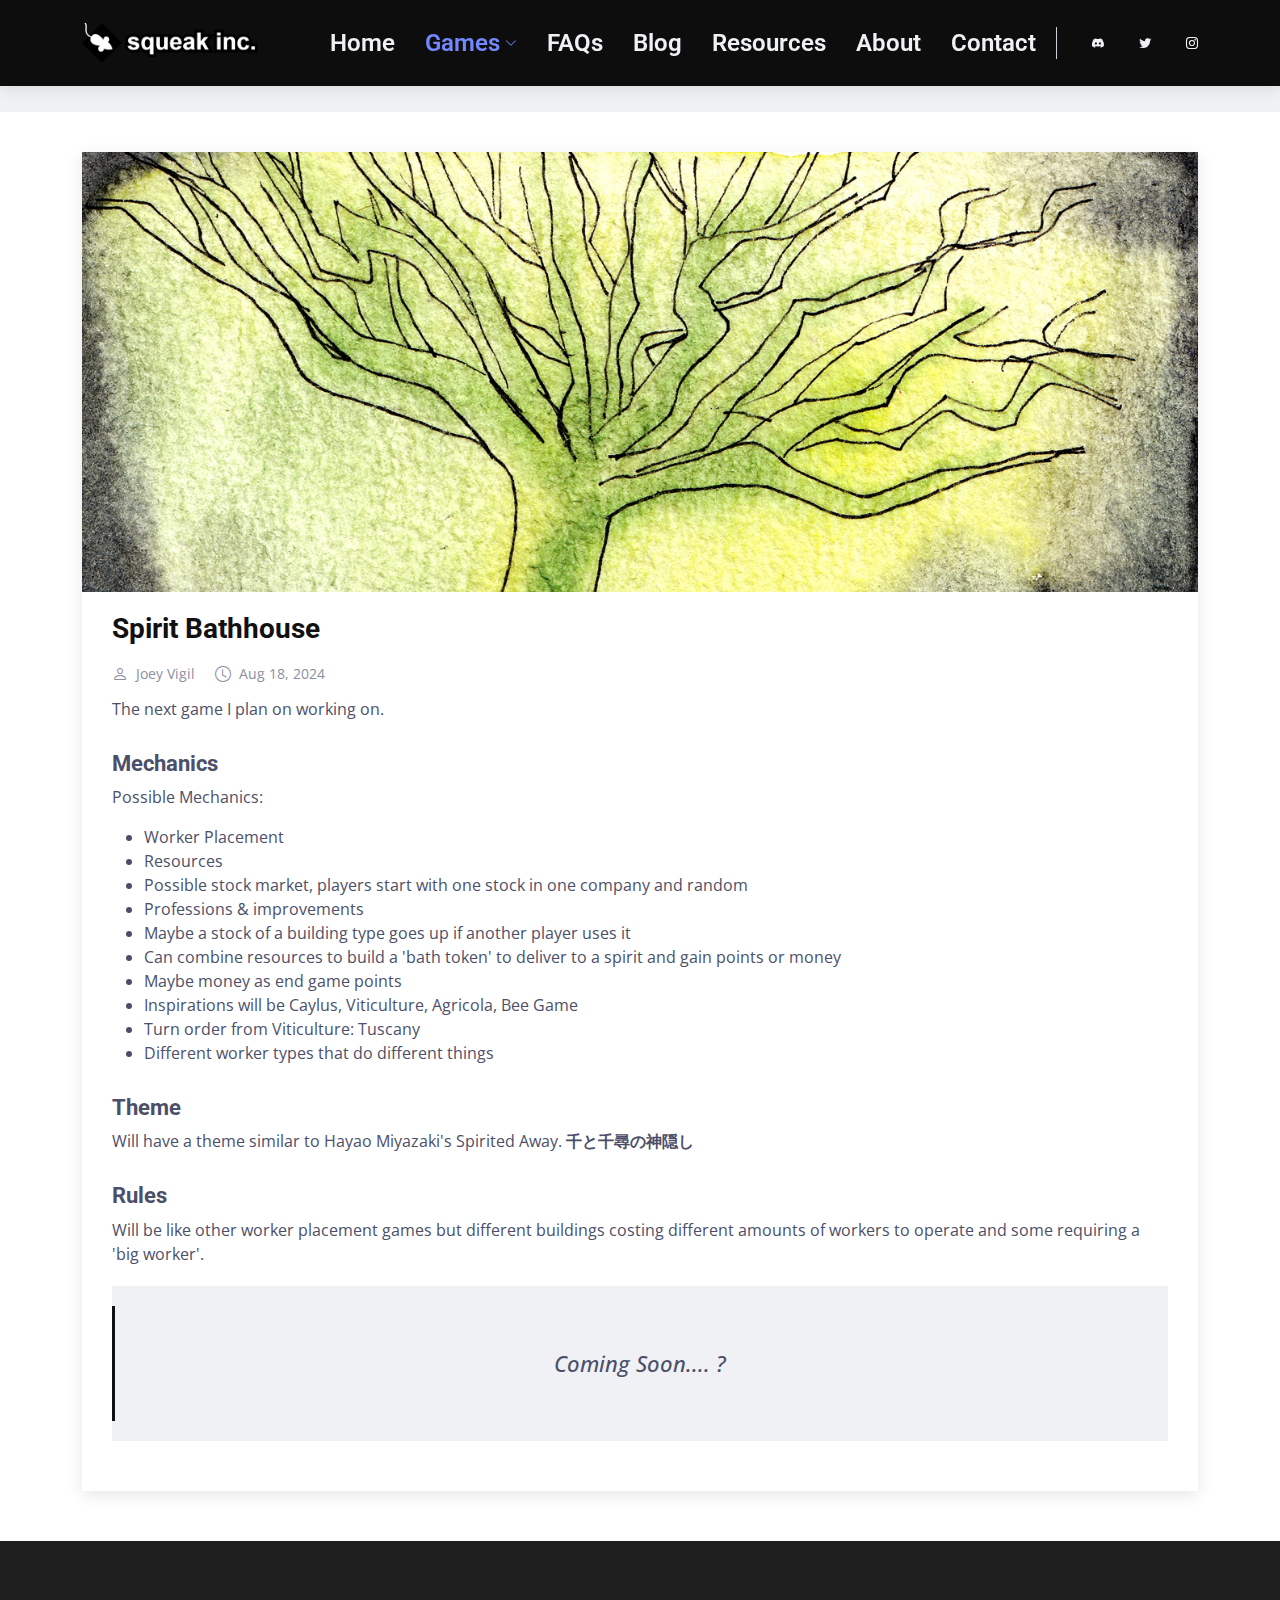
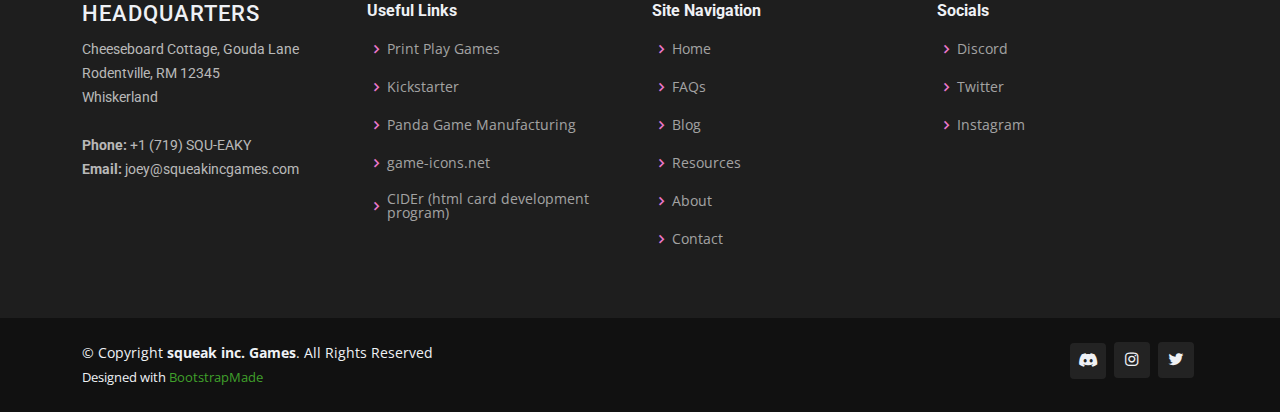
<file: bathhouse.html>
<!DOCTYPE html>
<html lang="en">

<head>
  <meta charset="utf-8">
  <meta content="width=device-width, initial-scale=1.0" name="viewport">

  <title>squeak inc. - Spirit Bathhouse</title>
  <meta content="" name="description">
  <meta content="" name="keywords">

  <!-- Favicons -->
  <link href="assets/img/favicon.png" rel="icon">
  <link href="assets/img/apple-touch-icon.png" rel="apple-touch-icon">

  <!-- Google Fonts -->
  <link href="https://fonts.googleapis.com/css?family=Open+Sans:300,300i,400,400i,600,600i,700,700i|Roboto:300,300i,400,400i,500,500i,600,600i,700,700i|Poppins:300,300i,400,400i,500,500i,600,600i,700,700i" rel="stylesheet">

  <!-- Vendor CSS Files -->
  <link href="assets/vendor/animate.css/animate.min.css" rel="stylesheet">
  <link href="assets/vendor/aos/aos.css" rel="stylesheet">
  <link href="assets/vendor/bootstrap/css/bootstrap.min.css" rel="stylesheet">
  <link href="assets/vendor/bootstrap-icons/bootstrap-icons.css" rel="stylesheet">
  <link href="assets/vendor/boxicons/css/boxicons.min.css" rel="stylesheet">
  <link href="assets/vendor/glightbox/css/glightbox.min.css" rel="stylesheet">
  <link href="assets/vendor/remixicon/remixicon.css" rel="stylesheet">
  <link href="assets/vendor/swiper/swiper-bundle.min.css" rel="stylesheet">

  <!-- Styles -->
  <link href="assets/css/style.css" rel="stylesheet">
  <style> :root { --navbar: #7287fd;}</style>
  
</head>

<body>

  <!-- ======= Header ======= -->
  <header id="header" class="fixed-top">
    <div class="container d-flex align-items-center">

      <!-- <h1 class="logo me-auto"><a href="index.html">squeak inc.</a></h1> -->
      <a href="index.html" class="logo me-auto"><img src="assets/img/logo.png" alt=""></a>
      <!-- Uncomment below if you prefer to use an image logo -->
      <!-- <a href="index.html" class="logo me-auto me-lg-0"><img src="assets/img/apple-touch-icon.png" alt="" class="img-fluid"></a> -->

      <nav id="navbar" class="navbar order-last order-lg-0">
        <ul>
          <li><a href="index.html">Home</a></li>

          <li class="dropdown"><a href="#" class="active"><span>Games</span> <i class="bi bi-chevron-down"></i></a>
            <ul>
              <li><a href="gorbinosquest.html">Gorbino's Quest</a></li>
              <li><a href="bathhouse.html">Spirit Bathhouse</a></li>
              <li><a href="handandfoot.html">Hand and Foot in Mouth: Deluxe</a></li>
              <li><a href="31.html">Thirty One</a></li>
            </ul>
          </li>

          <li><a href="faq.html">FAQs</a></li>
          <li><a href="blog.html">Blog</a></li>
          <li><a href="resources.html">Resources</a></li>
          <li><a href="about.html">About</a></li>
          <li><a href="contact.html">Contact</a></li>

          <div class="header-social-links d-flex">
            <a href="https://discord.gg/Z5r9G2tFHF" class="discord"><i class="bu bi-discord"></i></i></a>
            <a href="https://twitter.com/SettlersotCosmo" class="twitter"><i class="bu bi-twitter"></i></a>
            <a href="https://www.instagram.com/squeakinc.games/" class="instagram"><i class="bu bi-instagram"></i></a>
          </div>

        </ul>
        <i class="bi bi-list mobile-nav-toggle"></i>
      </nav><!-- .navbar -->

    </div>
  </header><!-- End Header -->

  <main id="main">

    <!-- ======= Breadcrumbs ======= -->
    <section id="breadcrumbs" class="breadcrumbs">
      <div class="container">
      </div>
    </section><!-- End Breadcrumbs -->

   

     <!-- ======= Blog Single Section ======= -->
     <section id="blog" class="blog">
      <div class="container" data-aos="fade-up">

        <div class="row">

          <!-- <div class="col-lg-8 entries"> -->
          <div class="entries">
            <article class="entry entry-single">

              <div class="entry-img">
                <img src="assets/img/slide2/TREE.png" alt="" class="img-fluid">
              </div>

              <h2 class="entry-title">
                <a href="#">Spirit Bathhouse</a>
              </h2>

              <div class="entry-meta">
                <ul>
                  <li class="d-flex align-items-center"><i class="bi bi-person"></i> <a href="#">Joey Vigil</a></li>
                  <li class="d-flex align-items-center"><i class="bi bi-clock"></i> <a href="#"><time datetime="2020-01-01">Aug 18, 2024</time></a></li>
                </ul>
              </div>

              <div class="entry-content">

                <p>
                    The next game I plan on working on.
                </p>

                <h3>Mechanics</h3>
                <p>Possible Mechanics:
                    <ul>
                        <li>Worker Placement</li>
                        <li>Resources</li>
                        <li>Possible stock market, players start with one stock in one company and random</li>
                        <li>Professions & improvements</li>
                        <li>Maybe a stock of a building type goes up if another player uses it</li>
                        <li>Can combine resources to build a 'bath token' to deliver to a spirit and gain points or money</li>
                        <li>Maybe money as end game points</li>
                        <li>Inspirations will be Caylus, Viticulture, Agricola, Bee Game</li>
                        <li>Turn order from Viticulture: Tuscany </li>
                        <li>Different worker types that do different things</li>
                    </ul>
                </p>
                
                <h3>Theme</h3>
                <p>Will have a theme similar to Hayao Miyazaki's Spirited Away. <strong>千と千尋の神隠し</strong></p>
                
                <h3>Rules</h3>
                <p>Will be like other worker placement games but different buildings costing different amounts of workers to operate and some requiring a 'big worker'. </p> 

                <blockquote>
                  <p>
                    Coming Soon.... ?
                  </p>
                </blockquote>
      

              </div>



            </article><!-- End blog entry -->
            
          </div><!-- End blog entries list -->

        </div>

      </div>
    </section><!-- End Blog Single Section -->
  
  </main><!-- End #main -->

  <!-- ======= Footer ======= -->
  <footer id="footer">

    <div class="footer-top">
      <div class="container">
        <div class="row">

          <div class="col-lg-3 col-md-6 footer-contact">
            <h3>Headquarters</h3>
            <p>
              Cheeseboard Cottage, Gouda Lane <br>
              Rodentville, RM 12345<br>
              Whiskerland <br><br>
              <strong>Phone:</strong> +1 (719) SQU-EAKY <br>
              <strong>Email:</strong> joey@squeakincgames.com<br>
            </p>
          </div>

          <div class="col-lg-3 col-md-6 footer-links">
            <h4>Useful Links</h4>
            <ul>
              <li><i class="bx bx-chevron-right"></i> <a href="https://www.printplaygames.com/">Print Play Games</a></li>
              <li><i class="bx bx-chevron-right"></i> <a href="https://www.kickstarter.com/">Kickstarter</a></li>
              <li><i class="bx bx-chevron-right"></i> <a href="https://pandagm.com/">Panda Game Manufacturing</a></li>
              <li><i class="bx bx-chevron-right"></i> <a href="https://game-icons.net/">game-icons.net</a></li>
              <li><i class="bx bx-chevron-right"></i> <a href="https://github.com/oatear/cider">CIDEr (html card development program)</a></li>
            </ul>
          </div>

          <div class="col-lg-3 col-md-6 footer-links">
            <h4>Site Navigation</h4>
            <ul>
              <li><i class="bx bx-chevron-right"></i> <a href="index.html">Home</a></li>
              <li><i class="bx bx-chevron-right"></i> <a href="faq.html">FAQs</a></li>
              <li><i class="bx bx-chevron-right"></i> <a href="blog.html">Blog</a></li>
              <li><i class="bx bx-chevron-right"></i> <a href="resources.html">Resources</a></li>
              <li><i class="bx bx-chevron-right"></i> <a href="about.html">About</a></li>
              <li><i class="bx bx-chevron-right"></i> <a href="contact.html">Contact</a></li>
            </ul>
          </div>

          <div class="col-lg-3 col-md-6 footer-links">
            <h4>Socials</h4>
            <ul>
              <li><i class="bx bx-chevron-right"></i> <a href="https://discord.gg/Z5r9G2tFHF">Discord</a></li>
              <li><i class="bx bx-chevron-right"></i> <a href="https://twitter.com/SettlersotCosmo">Twitter</a></li>
              <li><i class="bx bx-chevron-right"></i> <a href="https://www.instagram.com/squeakinc.games/">Instagram</a></li>
            </ul>
          </div>

        </div>
      </div>
    </div>

    <div class="container d-md-flex py-4">

      <div class="me-md-auto text-center text-md-start">
        <div class="copyright">
          &copy; Copyright <strong><span>squeak inc. Games</span></strong>. All Rights Reserved
        </div>
        <div class="credits">
          <!-- All the links in the footer should remain intact. -->
          <!-- You can delete the links only if you purchased the pro version. -->
          <!-- Licensing information: https://bootstrapmade.com/license/ -->
          <!-- Purchase the pro version with working PHP/AJAX contact form: https://bootstrapmade.com/company-free-html-bootstrap-template/ -->
          Designed with <a href="https://bootstrapmade.com/">BootstrapMade</a>
        </div>
      </div>
      <div class="social-links text-center text-md-right pt-3 pt-md-0">
        <a href="https://discord.gg/Z5r9G2tFHF" class="discord"><i class="bu bi-discord"></i></i></a>
        <a href="https://www.instagram.com/squeakinc.games/" class="instagram"><i class="bx bxl-instagram"></i></a>
        <a href="https://twitter.com/SettlersotCosmo" class="twitter"><i class="bx bxl-twitter"></i></a>
      </div>
    </div>
  </footer><!-- End Footer -->
  
  <a href="#" class="back-to-top d-flex align-items-center justify-content-center"><i class="bi bi-arrow-up-short"></i></a>

  <!-- Vendor JS Files -->
  <script src="assets/vendor/aos/aos.js"></script>
  <script src="assets/vendor/bootstrap/js/bootstrap.bundle.min.js"></script>
  <script src="assets/vendor/glightbox/js/glightbox.min.js"></script>
  <script src="assets/vendor/isotope-layout/isotope.pkgd.min.js"></script>
  <script src="assets/vendor/swiper/swiper-bundle.min.js"></script>
  <script src="assets/vendor/waypoints/noframework.waypoints.js"></script>
  <script src="assets/vendor/php-email-form/validate.js"></script>

  <!-- Template Main JS File -->
  <script src="assets/js/main.js"></script>

</body>

</html>
</file>
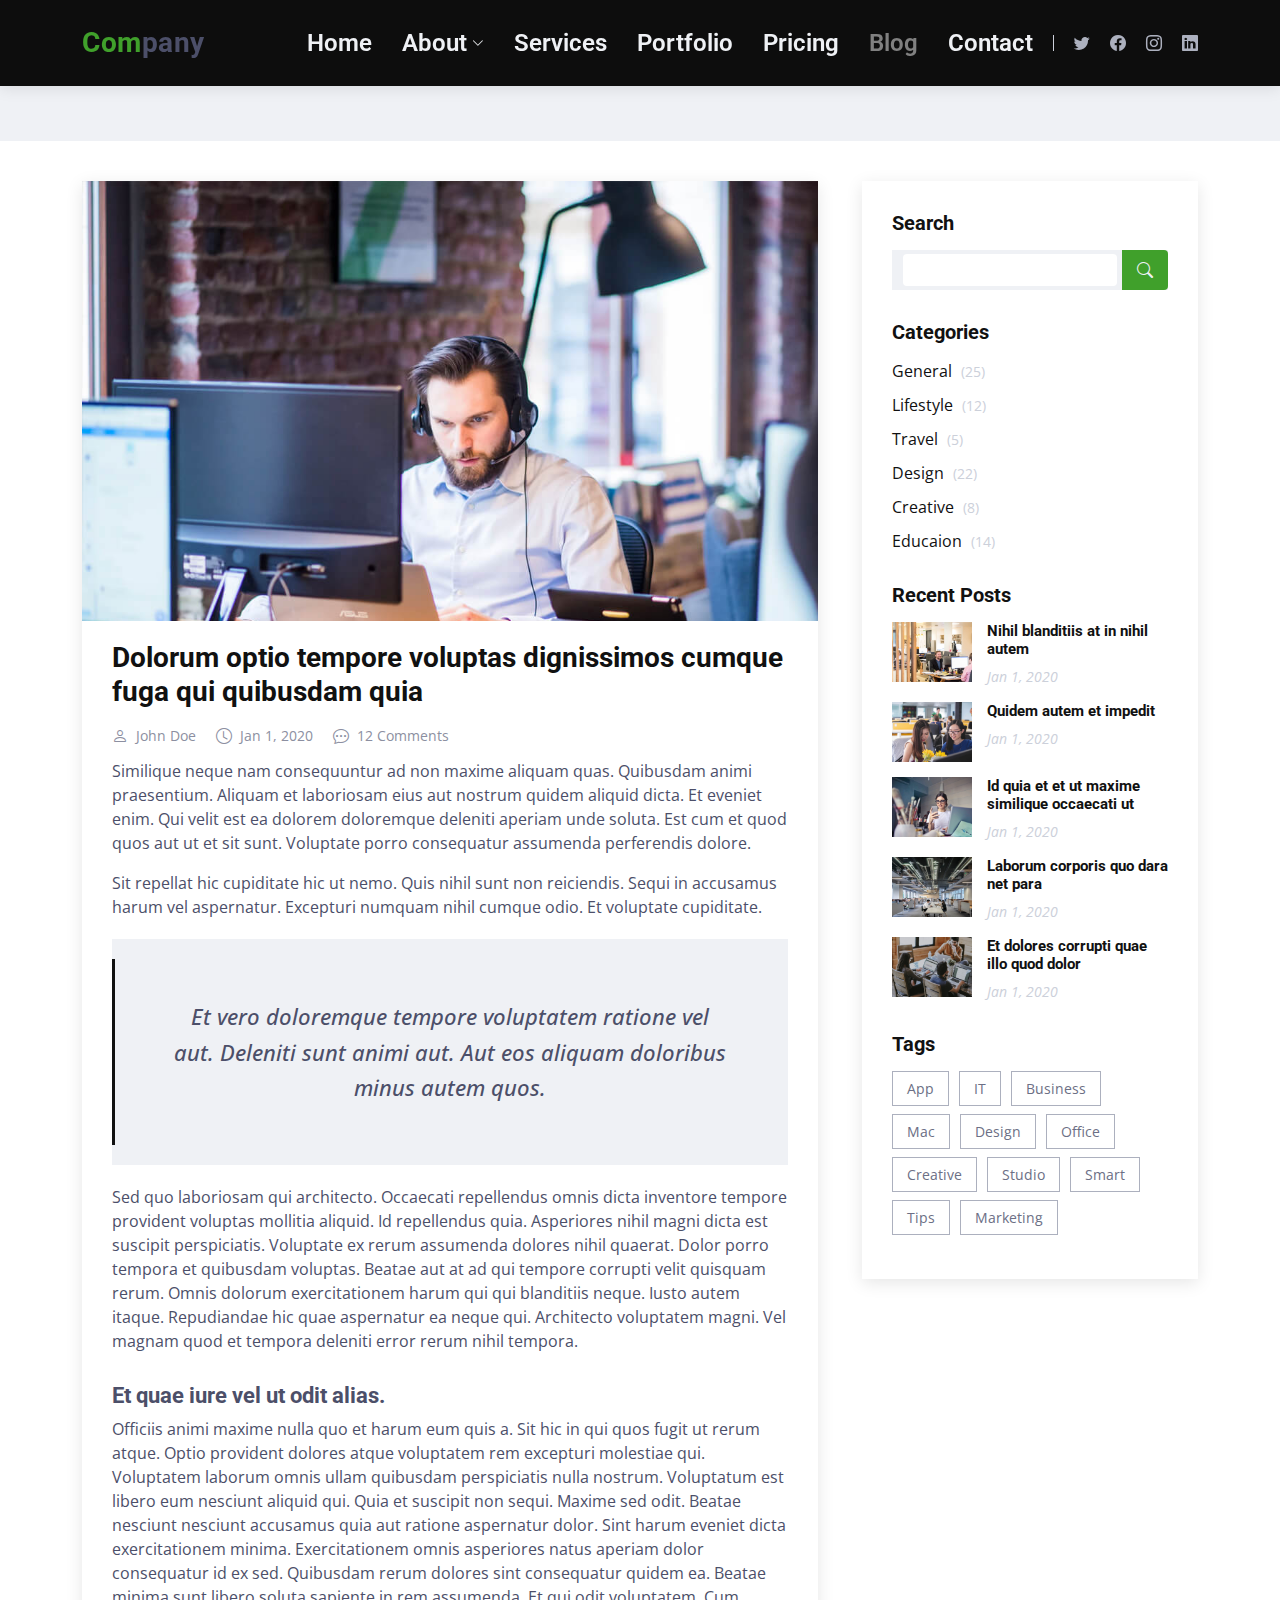
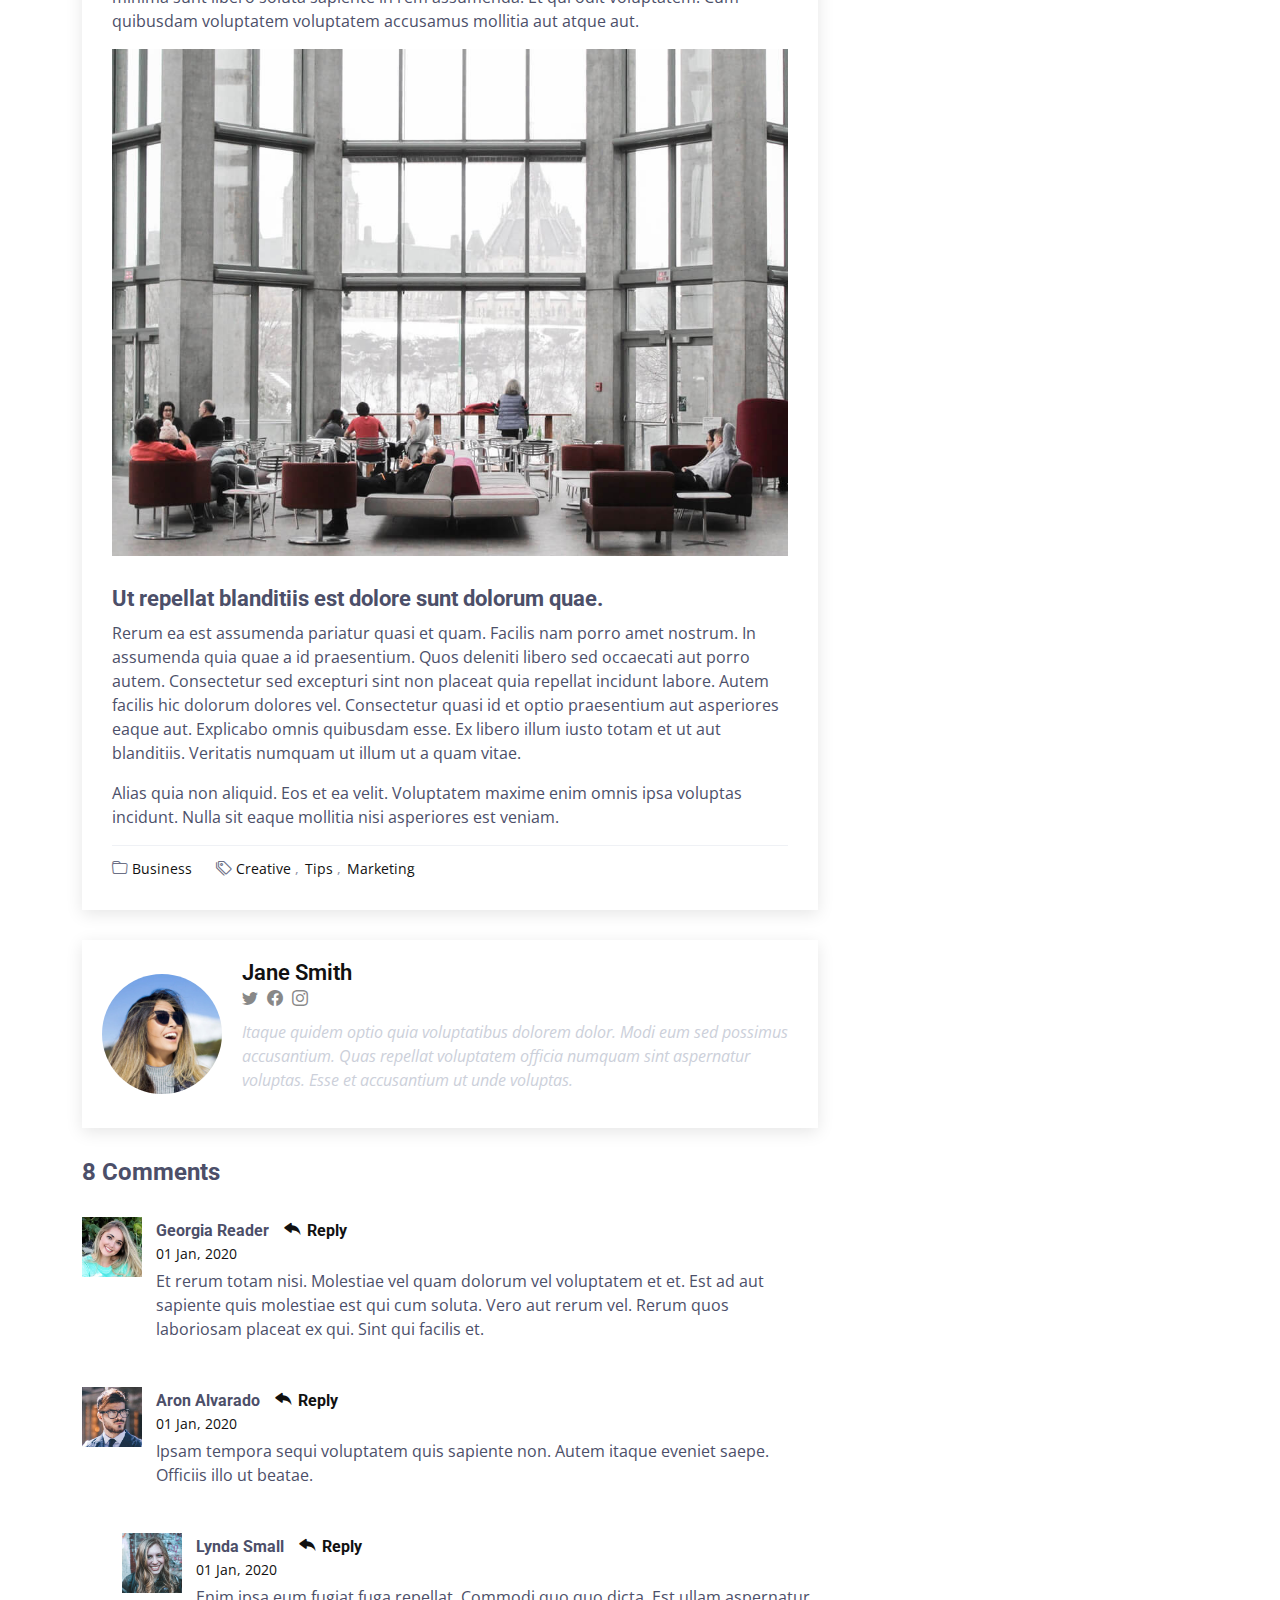
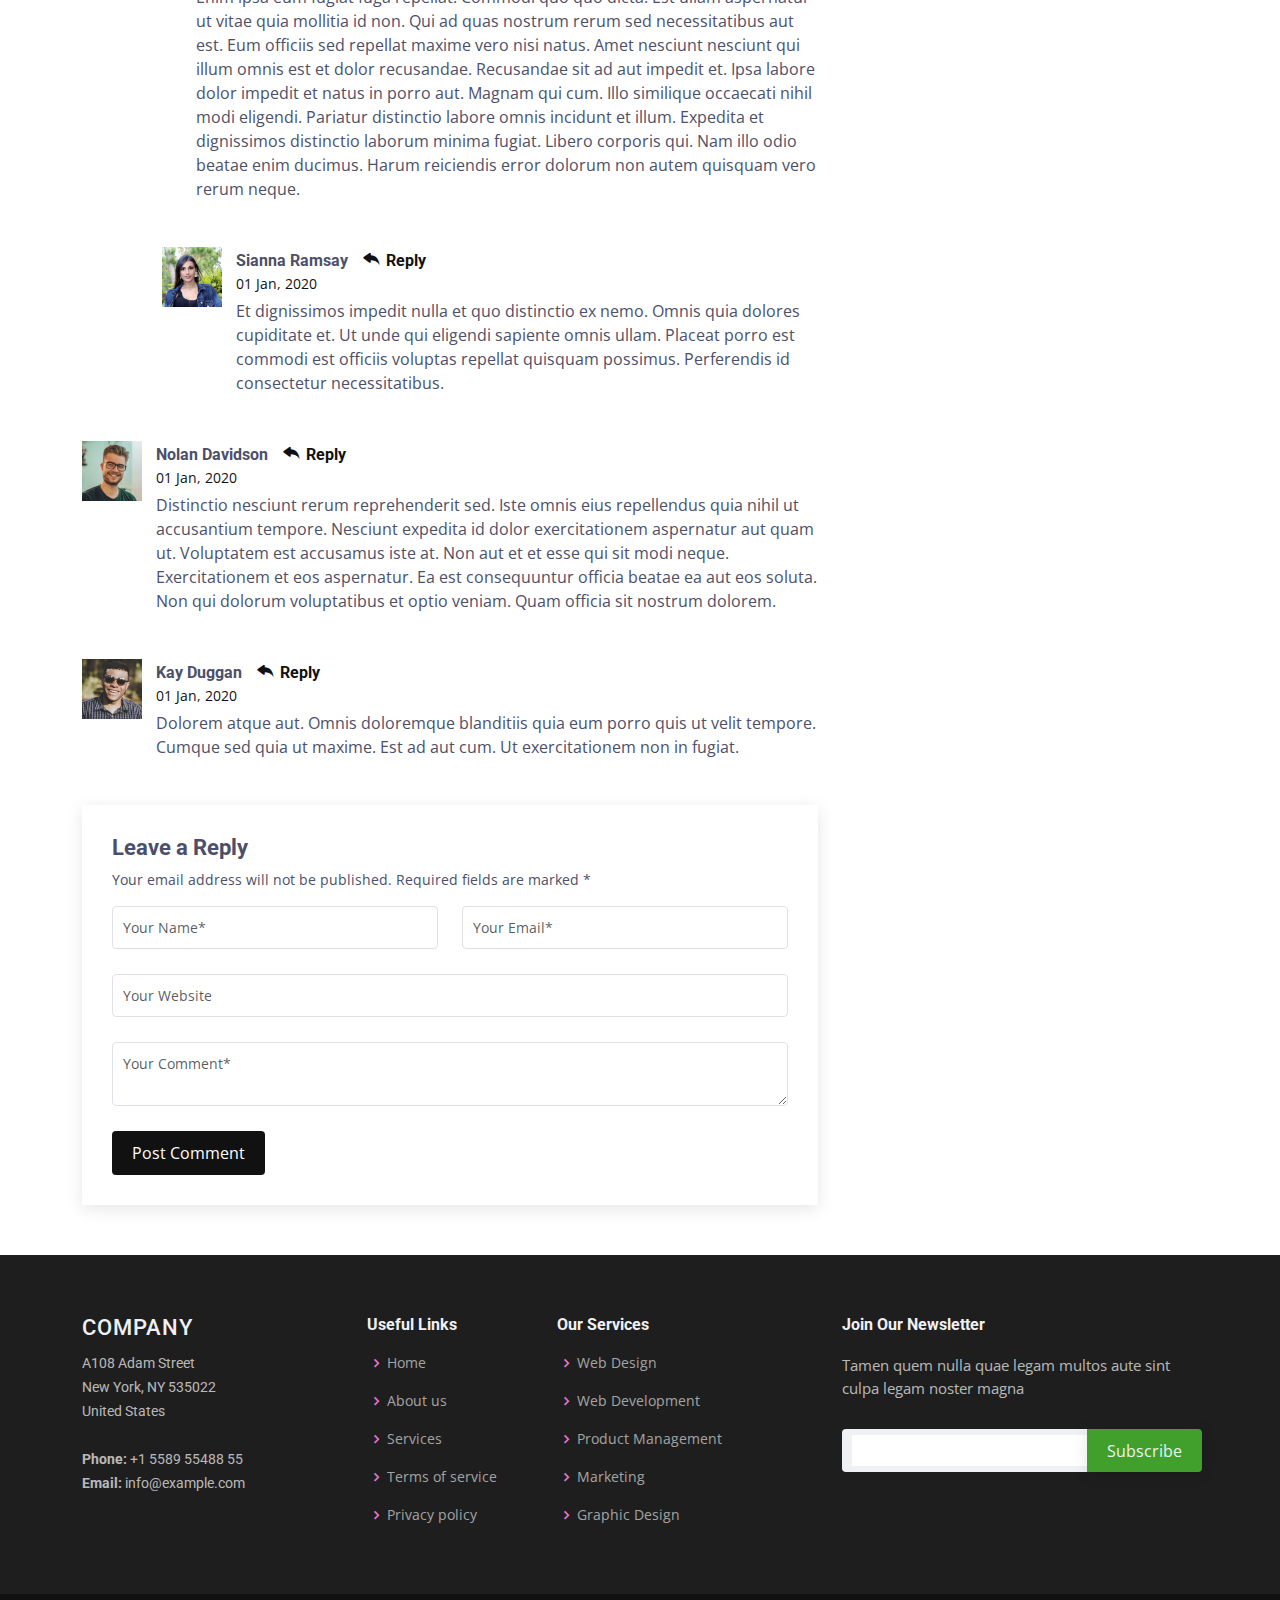
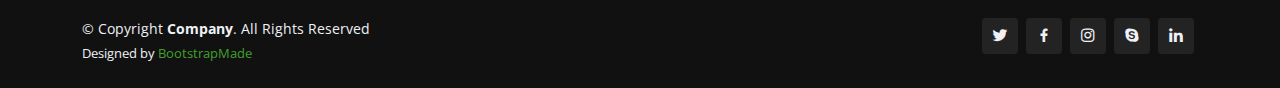
<file: blog-single.html>
<!DOCTYPE html>
<html lang="en">

<head>
  <meta charset="utf-8">
  <meta content="width=device-width, initial-scale=1.0" name="viewport">

  <title>Blog Single - Company Bootstrap Template</title>
  <meta content="" name="description">
  <meta content="" name="keywords">

  <!-- Favicons -->
  <link href="assets/img/favicon.png" rel="icon">
  <link href="assets/img/apple-touch-icon.png" rel="apple-touch-icon">

  <!-- Google Fonts -->
  <link href="https://fonts.googleapis.com/css?family=Open+Sans:300,300i,400,400i,600,600i,700,700i|Roboto:300,300i,400,400i,500,500i,600,600i,700,700i|Poppins:300,300i,400,400i,500,500i,600,600i,700,700i" rel="stylesheet">

  <!-- Vendor CSS Files -->
  <link href="assets/vendor/animate.css/animate.min.css" rel="stylesheet">
  <link href="assets/vendor/aos/aos.css" rel="stylesheet">
  <link href="assets/vendor/bootstrap/css/bootstrap.min.css" rel="stylesheet">
  <link href="assets/vendor/bootstrap-icons/bootstrap-icons.css" rel="stylesheet">
  <link href="assets/vendor/boxicons/css/boxicons.min.css" rel="stylesheet">
  <link href="assets/vendor/glightbox/css/glightbox.min.css" rel="stylesheet">
  <link href="assets/vendor/remixicon/remixicon.css" rel="stylesheet">
  <link href="assets/vendor/swiper/swiper-bundle.min.css" rel="stylesheet">

  <!-- Template Main CSS File -->
  <link href="assets/css/style.css" rel="stylesheet">

  <!-- =======================================================
  * Template Name: Company
  * Updated: Jul 27 2023 with Bootstrap v5.3.1
  * Template URL: https://bootstrapmade.com/company-free-html-bootstrap-template/
  * Author: BootstrapMade.com
  * License: https://bootstrapmade.com/license/
  ======================================================== -->
</head>

<body>

  <!-- ======= Header ======= -->
  <header id="header" class="fixed-top">
    <div class="container d-flex align-items-center">

      <h1 class="logo me-auto"><a href="index.html"><span>Com</span>pany</a></h1>
      <!-- Uncomment below if you prefer to use an image logo -->
      <!-- <a href="index.html" class="logo me-auto me-lg-0"><img src="assets/img/logo.png" alt="" class="img-fluid"></a>-->

      <nav id="navbar" class="navbar order-last order-lg-0">
        <ul>
          <li><a href="index.html">Home</a></li>

          <li class="dropdown"><a href="#"><span>About</span> <i class="bi bi-chevron-down"></i></a>
            <ul>
              <li><a href="about.html">About Us</a></li>
              <li><a href="team.html">Team</a></li>
              <li><a href="testimonials.html">Testimonials</a></li>
              <li class="dropdown"><a href="#"><span>Deep Drop Down</span> <i class="bi bi-chevron-right"></i></a>
                <ul>
                  <li><a href="#">Deep Drop Down 1</a></li>
                  <li><a href="#">Deep Drop Down 2</a></li>
                  <li><a href="#">Deep Drop Down 3</a></li>
                  <li><a href="#">Deep Drop Down 4</a></li>
                  <li><a href="#">Deep Drop Down 5</a></li>
                </ul>
              </li>
            </ul>
          </li>

          <li><a href="services.html">Services</a></li>
          <li><a href="portfolio.html">Portfolio</a></li>
          <li><a href="pricing.html">Pricing</a></li>
          <li><a href="blog.html" class="active">Blog</a></li>
          <li><a href="contact.html">Contact</a></li>

        </ul>
        <i class="bi bi-list mobile-nav-toggle"></i>
      </nav><!-- .navbar -->

      <div class="header-social-links d-flex">
        <a href="#" class="twitter"><i class="bu bi-twitter"></i></a>
        <a href="#" class="facebook"><i class="bu bi-facebook"></i></a>
        <a href="#" class="instagram"><i class="bu bi-instagram"></i></a>
        <a href="#" class="linkedin"><i class="bu bi-linkedin"></i></i></a>
      </div>

    </div>
  </header><!-- End Header -->

  <main id="main">

    <!-- ======= Breadcrumbs ======= -->
    <section id="breadcrumbs" class="breadcrumbs">
      <div class="container">

        <div class="d-flex justify-content-between align-items-center">
          <h2>Blog Single</h2>
          <ol>
            <li><a href="index.html">Home</a></li>
            <li><a href="blog.html">Blog</a></li>
            <li>Blog Single</li>
          </ol>
        </div>

      </div>
    </section><!-- End Breadcrumbs -->

    <!-- ======= Blog Single Section ======= -->
    <section id="blog" class="blog">
      <div class="container" data-aos="fade-up">

        <div class="row">

          <div class="col-lg-8 entries">

            <article class="entry entry-single">

              <div class="entry-img">
                <img src="assets/img/blog/blog-1.jpg" alt="" class="img-fluid">
              </div>

              <h2 class="entry-title">
                <a href="blog-single.html">Dolorum optio tempore voluptas dignissimos cumque fuga qui quibusdam quia</a>
              </h2>

              <div class="entry-meta">
                <ul>
                  <li class="d-flex align-items-center"><i class="bi bi-person"></i> <a href="blog-single.html">John Doe</a></li>
                  <li class="d-flex align-items-center"><i class="bi bi-clock"></i> <a href="blog-single.html"><time datetime="2020-01-01">Jan 1, 2020</time></a></li>
                  <li class="d-flex align-items-center"><i class="bi bi-chat-dots"></i> <a href="blog-single.html">12 Comments</a></li>
                </ul>
              </div>

              <div class="entry-content">
                <p>
                  Similique neque nam consequuntur ad non maxime aliquam quas. Quibusdam animi praesentium. Aliquam et laboriosam eius aut nostrum quidem aliquid dicta.
                  Et eveniet enim. Qui velit est ea dolorem doloremque deleniti aperiam unde soluta. Est cum et quod quos aut ut et sit sunt. Voluptate porro consequatur assumenda perferendis dolore.
                </p>

                <p>
                  Sit repellat hic cupiditate hic ut nemo. Quis nihil sunt non reiciendis. Sequi in accusamus harum vel aspernatur. Excepturi numquam nihil cumque odio. Et voluptate cupiditate.
                </p>

                <blockquote>
                  <p>
                    Et vero doloremque tempore voluptatem ratione vel aut. Deleniti sunt animi aut. Aut eos aliquam doloribus minus autem quos.
                  </p>
                </blockquote>

                <p>
                  Sed quo laboriosam qui architecto. Occaecati repellendus omnis dicta inventore tempore provident voluptas mollitia aliquid. Id repellendus quia. Asperiores nihil magni dicta est suscipit perspiciatis. Voluptate ex rerum assumenda dolores nihil quaerat.
                  Dolor porro tempora et quibusdam voluptas. Beatae aut at ad qui tempore corrupti velit quisquam rerum. Omnis dolorum exercitationem harum qui qui blanditiis neque.
                  Iusto autem itaque. Repudiandae hic quae aspernatur ea neque qui. Architecto voluptatem magni. Vel magnam quod et tempora deleniti error rerum nihil tempora.
                </p>

                <h3>Et quae iure vel ut odit alias.</h3>
                <p>
                  Officiis animi maxime nulla quo et harum eum quis a. Sit hic in qui quos fugit ut rerum atque. Optio provident dolores atque voluptatem rem excepturi molestiae qui. Voluptatem laborum omnis ullam quibusdam perspiciatis nulla nostrum. Voluptatum est libero eum nesciunt aliquid qui.
                  Quia et suscipit non sequi. Maxime sed odit. Beatae nesciunt nesciunt accusamus quia aut ratione aspernatur dolor. Sint harum eveniet dicta exercitationem minima. Exercitationem omnis asperiores natus aperiam dolor consequatur id ex sed. Quibusdam rerum dolores sint consequatur quidem ea.
                  Beatae minima sunt libero soluta sapiente in rem assumenda. Et qui odit voluptatem. Cum quibusdam voluptatem voluptatem accusamus mollitia aut atque aut.
                </p>
                <img src="assets/img/blog/blog-inside-post.jpg" class="img-fluid" alt="">

                <h3>Ut repellat blanditiis est dolore sunt dolorum quae.</h3>
                <p>
                  Rerum ea est assumenda pariatur quasi et quam. Facilis nam porro amet nostrum. In assumenda quia quae a id praesentium. Quos deleniti libero sed occaecati aut porro autem. Consectetur sed excepturi sint non placeat quia repellat incidunt labore. Autem facilis hic dolorum dolores vel.
                  Consectetur quasi id et optio praesentium aut asperiores eaque aut. Explicabo omnis quibusdam esse. Ex libero illum iusto totam et ut aut blanditiis. Veritatis numquam ut illum ut a quam vitae.
                </p>
                <p>
                  Alias quia non aliquid. Eos et ea velit. Voluptatem maxime enim omnis ipsa voluptas incidunt. Nulla sit eaque mollitia nisi asperiores est veniam.
                </p>

              </div>

              <div class="entry-footer">
                <i class="bi bi-folder"></i>
                <ul class="cats">
                  <li><a href="#">Business</a></li>
                </ul>

                <i class="bi bi-tags"></i>
                <ul class="tags">
                  <li><a href="#">Creative</a></li>
                  <li><a href="#">Tips</a></li>
                  <li><a href="#">Marketing</a></li>
                </ul>
              </div>

            </article><!-- End blog entry -->

            <div class="blog-author d-flex align-items-center">
              <img src="assets/img/blog/blog-author.jpg" class="rounded-circle float-left" alt="">
              <div>
                <h4>Jane Smith</h4>
                <div class="social-links">
                  <a href="https://twitters.com/#"><i class="bi bi-twitter"></i></a>
                  <a href="https://facebook.com/#"><i class="bi bi-facebook"></i></a>
                  <a href="https://instagram.com/#"><i class="biu bi-instagram"></i></a>
                </div>
                <p>
                  Itaque quidem optio quia voluptatibus dolorem dolor. Modi eum sed possimus accusantium. Quas repellat voluptatem officia numquam sint aspernatur voluptas. Esse et accusantium ut unde voluptas.
                </p>
              </div>
            </div><!-- End blog author bio -->

            <div class="blog-comments">

              <h4 class="comments-count">8 Comments</h4>

              <div id="comment-1" class="comment">
                <div class="d-flex">
                  <div class="comment-img"><img src="assets/img/blog/comments-1.jpg" alt=""></div>
                  <div>
                    <h5><a href="">Georgia Reader</a> <a href="#" class="reply"><i class="bi bi-reply-fill"></i> Reply</a></h5>
                    <time datetime="2020-01-01">01 Jan, 2020</time>
                    <p>
                      Et rerum totam nisi. Molestiae vel quam dolorum vel voluptatem et et. Est ad aut sapiente quis molestiae est qui cum soluta.
                      Vero aut rerum vel. Rerum quos laboriosam placeat ex qui. Sint qui facilis et.
                    </p>
                  </div>
                </div>
              </div><!-- End comment #1 -->

              <div id="comment-2" class="comment">
                <div class="d-flex">
                  <div class="comment-img"><img src="assets/img/blog/comments-2.jpg" alt=""></div>
                  <div>
                    <h5><a href="">Aron Alvarado</a> <a href="#" class="reply"><i class="bi bi-reply-fill"></i> Reply</a></h5>
                    <time datetime="2020-01-01">01 Jan, 2020</time>
                    <p>
                      Ipsam tempora sequi voluptatem quis sapiente non. Autem itaque eveniet saepe. Officiis illo ut beatae.
                    </p>
                  </div>
                </div>

                <div id="comment-reply-1" class="comment comment-reply">
                  <div class="d-flex">
                    <div class="comment-img"><img src="assets/img/blog/comments-3.jpg" alt=""></div>
                    <div>
                      <h5><a href="">Lynda Small</a> <a href="#" class="reply"><i class="bi bi-reply-fill"></i> Reply</a></h5>
                      <time datetime="2020-01-01">01 Jan, 2020</time>
                      <p>
                        Enim ipsa eum fugiat fuga repellat. Commodi quo quo dicta. Est ullam aspernatur ut vitae quia mollitia id non. Qui ad quas nostrum rerum sed necessitatibus aut est. Eum officiis sed repellat maxime vero nisi natus. Amet nesciunt nesciunt qui illum omnis est et dolor recusandae.

                        Recusandae sit ad aut impedit et. Ipsa labore dolor impedit et natus in porro aut. Magnam qui cum. Illo similique occaecati nihil modi eligendi. Pariatur distinctio labore omnis incidunt et illum. Expedita et dignissimos distinctio laborum minima fugiat.

                        Libero corporis qui. Nam illo odio beatae enim ducimus. Harum reiciendis error dolorum non autem quisquam vero rerum neque.
                      </p>
                    </div>
                  </div>

                  <div id="comment-reply-2" class="comment comment-reply">
                    <div class="d-flex">
                      <div class="comment-img"><img src="assets/img/blog/comments-4.jpg" alt=""></div>
                      <div>
                        <h5><a href="">Sianna Ramsay</a> <a href="#" class="reply"><i class="bi bi-reply-fill"></i> Reply</a></h5>
                        <time datetime="2020-01-01">01 Jan, 2020</time>
                        <p>
                          Et dignissimos impedit nulla et quo distinctio ex nemo. Omnis quia dolores cupiditate et. Ut unde qui eligendi sapiente omnis ullam. Placeat porro est commodi est officiis voluptas repellat quisquam possimus. Perferendis id consectetur necessitatibus.
                        </p>
                      </div>
                    </div>

                  </div><!-- End comment reply #2-->

                </div><!-- End comment reply #1-->

              </div><!-- End comment #2-->

              <div id="comment-3" class="comment">
                <div class="d-flex">
                  <div class="comment-img"><img src="assets/img/blog/comments-5.jpg" alt=""></div>
                  <div>
                    <h5><a href="">Nolan Davidson</a> <a href="#" class="reply"><i class="bi bi-reply-fill"></i> Reply</a></h5>
                    <time datetime="2020-01-01">01 Jan, 2020</time>
                    <p>
                      Distinctio nesciunt rerum reprehenderit sed. Iste omnis eius repellendus quia nihil ut accusantium tempore. Nesciunt expedita id dolor exercitationem aspernatur aut quam ut. Voluptatem est accusamus iste at.
                      Non aut et et esse qui sit modi neque. Exercitationem et eos aspernatur. Ea est consequuntur officia beatae ea aut eos soluta. Non qui dolorum voluptatibus et optio veniam. Quam officia sit nostrum dolorem.
                    </p>
                  </div>
                </div>

              </div><!-- End comment #3 -->

              <div id="comment-4" class="comment">
                <div class="d-flex">
                  <div class="comment-img"><img src="assets/img/blog/comments-6.jpg" alt=""></div>
                  <div>
                    <h5><a href="">Kay Duggan</a> <a href="#" class="reply"><i class="bi bi-reply-fill"></i> Reply</a></h5>
                    <time datetime="2020-01-01">01 Jan, 2020</time>
                    <p>
                      Dolorem atque aut. Omnis doloremque blanditiis quia eum porro quis ut velit tempore. Cumque sed quia ut maxime. Est ad aut cum. Ut exercitationem non in fugiat.
                    </p>
                  </div>
                </div>

              </div><!-- End comment #4 -->

              <div class="reply-form">
                <h4>Leave a Reply</h4>
                <p>Your email address will not be published. Required fields are marked * </p>
                <form action="">
                  <div class="row">
                    <div class="col-md-6 form-group">
                      <input name="name" type="text" class="form-control" placeholder="Your Name*">
                    </div>
                    <div class="col-md-6 form-group">
                      <input name="email" type="text" class="form-control" placeholder="Your Email*">
                    </div>
                  </div>
                  <div class="row">
                    <div class="col form-group">
                      <input name="website" type="text" class="form-control" placeholder="Your Website">
                    </div>
                  </div>
                  <div class="row">
                    <div class="col form-group">
                      <textarea name="comment" class="form-control" placeholder="Your Comment*"></textarea>
                    </div>
                  </div>
                  <button type="submit" class="btn btn-primary">Post Comment</button>

                </form>

              </div>

            </div><!-- End blog comments -->

          </div><!-- End blog entries list -->

          <div class="col-lg-4">

            <div class="sidebar">

              <h3 class="sidebar-title">Search</h3>
              <div class="sidebar-item search-form">
                <form action="">
                  <input type="text">
                  <button type="submit"><i class="bi bi-search"></i></button>
                </form>
              </div><!-- End sidebar search formn-->

              <h3 class="sidebar-title">Categories</h3>
              <div class="sidebar-item categories">
                <ul>
                  <li><a href="#">General <span>(25)</span></a></li>
                  <li><a href="#">Lifestyle <span>(12)</span></a></li>
                  <li><a href="#">Travel <span>(5)</span></a></li>
                  <li><a href="#">Design <span>(22)</span></a></li>
                  <li><a href="#">Creative <span>(8)</span></a></li>
                  <li><a href="#">Educaion <span>(14)</span></a></li>
                </ul>
              </div><!-- End sidebar categories-->

              <h3 class="sidebar-title">Recent Posts</h3>
              <div class="sidebar-item recent-posts">
                <div class="post-item clearfix">
                  <img src="assets/img/blog/blog-recent-1.jpg" alt="">
                  <h4><a href="blog-single.html">Nihil blanditiis at in nihil autem</a></h4>
                  <time datetime="2020-01-01">Jan 1, 2020</time>
                </div>

                <div class="post-item clearfix">
                  <img src="assets/img/blog/blog-recent-2.jpg" alt="">
                  <h4><a href="blog-single.html">Quidem autem et impedit</a></h4>
                  <time datetime="2020-01-01">Jan 1, 2020</time>
                </div>

                <div class="post-item clearfix">
                  <img src="assets/img/blog/blog-recent-3.jpg" alt="">
                  <h4><a href="blog-single.html">Id quia et et ut maxime similique occaecati ut</a></h4>
                  <time datetime="2020-01-01">Jan 1, 2020</time>
                </div>

                <div class="post-item clearfix">
                  <img src="assets/img/blog/blog-recent-4.jpg" alt="">
                  <h4><a href="blog-single.html">Laborum corporis quo dara net para</a></h4>
                  <time datetime="2020-01-01">Jan 1, 2020</time>
                </div>

                <div class="post-item clearfix">
                  <img src="assets/img/blog/blog-recent-5.jpg" alt="">
                  <h4><a href="blog-single.html">Et dolores corrupti quae illo quod dolor</a></h4>
                  <time datetime="2020-01-01">Jan 1, 2020</time>
                </div>

              </div><!-- End sidebar recent posts-->

              <h3 class="sidebar-title">Tags</h3>
              <div class="sidebar-item tags">
                <ul>
                  <li><a href="#">App</a></li>
                  <li><a href="#">IT</a></li>
                  <li><a href="#">Business</a></li>
                  <li><a href="#">Mac</a></li>
                  <li><a href="#">Design</a></li>
                  <li><a href="#">Office</a></li>
                  <li><a href="#">Creative</a></li>
                  <li><a href="#">Studio</a></li>
                  <li><a href="#">Smart</a></li>
                  <li><a href="#">Tips</a></li>
                  <li><a href="#">Marketing</a></li>
                </ul>
              </div><!-- End sidebar tags-->

            </div><!-- End sidebar -->

          </div><!-- End blog sidebar -->

        </div>

      </div>
    </section><!-- End Blog Single Section -->

  </main><!-- End #main -->

  <!-- ======= Footer ======= -->
  <footer id="footer">

    <div class="footer-top">
      <div class="container">
        <div class="row">

          <div class="col-lg-3 col-md-6 footer-contact">
            <h3>Company</h3>
            <p>
              A108 Adam Street <br>
              New York, NY 535022<br>
              United States <br><br>
              <strong>Phone:</strong> +1 5589 55488 55<br>
              <strong>Email:</strong> info@example.com<br>
            </p>
          </div>

          <div class="col-lg-2 col-md-6 footer-links">
            <h4>Useful Links</h4>
            <ul>
              <li><i class="bx bx-chevron-right"></i> <a href="#">Home</a></li>
              <li><i class="bx bx-chevron-right"></i> <a href="#">About us</a></li>
              <li><i class="bx bx-chevron-right"></i> <a href="#">Services</a></li>
              <li><i class="bx bx-chevron-right"></i> <a href="#">Terms of service</a></li>
              <li><i class="bx bx-chevron-right"></i> <a href="#">Privacy policy</a></li>
            </ul>
          </div>

          <div class="col-lg-3 col-md-6 footer-links">
            <h4>Our Services</h4>
            <ul>
              <li><i class="bx bx-chevron-right"></i> <a href="#">Web Design</a></li>
              <li><i class="bx bx-chevron-right"></i> <a href="#">Web Development</a></li>
              <li><i class="bx bx-chevron-right"></i> <a href="#">Product Management</a></li>
              <li><i class="bx bx-chevron-right"></i> <a href="#">Marketing</a></li>
              <li><i class="bx bx-chevron-right"></i> <a href="#">Graphic Design</a></li>
            </ul>
          </div>

          <div class="col-lg-4 col-md-6 footer-newsletter">
            <h4>Join Our Newsletter</h4>
            <p>Tamen quem nulla quae legam multos aute sint culpa legam noster magna</p>
            <form action="" method="post">
              <input type="email" name="email"><input type="submit" value="Subscribe">
            </form>
          </div>

        </div>
      </div>
    </div>

    <div class="container d-md-flex py-4">

      <div class="me-md-auto text-center text-md-start">
        <div class="copyright">
          &copy; Copyright <strong><span>Company</span></strong>. All Rights Reserved
        </div>
        <div class="credits">
          <!-- All the links in the footer should remain intact. -->
          <!-- You can delete the links only if you purchased the pro version. -->
          <!-- Licensing information: https://bootstrapmade.com/license/ -->
          <!-- Purchase the pro version with working PHP/AJAX contact form: https://bootstrapmade.com/company-free-html-bootstrap-template/ -->
          Designed by <a href="https://bootstrapmade.com/">BootstrapMade</a>
        </div>
      </div>
      <div class="social-links text-center text-md-right pt-3 pt-md-0">
        <a href="#" class="twitter"><i class="bx bxl-twitter"></i></a>
        <a href="#" class="facebook"><i class="bx bxl-facebook"></i></a>
        <a href="#" class="instagram"><i class="bx bxl-instagram"></i></a>
        <a href="#" class="google-plus"><i class="bx bxl-skype"></i></a>
        <a href="#" class="linkedin"><i class="bx bxl-linkedin"></i></a>
      </div>
    </div>
  </footer><!-- End Footer -->

  <a href="#" class="back-to-top d-flex align-items-center justify-content-center"><i class="bi bi-arrow-up-short"></i></a>

  <!-- Vendor JS Files -->
  <script src="assets/vendor/aos/aos.js"></script>
  <script src="assets/vendor/bootstrap/js/bootstrap.bundle.min.js"></script>
  <script src="assets/vendor/glightbox/js/glightbox.min.js"></script>
  <script src="assets/vendor/isotope-layout/isotope.pkgd.min.js"></script>
  <script src="assets/vendor/swiper/swiper-bundle.min.js"></script>
  <script src="assets/vendor/waypoints/noframework.waypoints.js"></script>
  <script src="assets/vendor/php-email-form/validate.js"></script>

  <!-- Template Main JS File -->
  <script src="assets/js/main.js"></script>

</body>

</html>
</file>
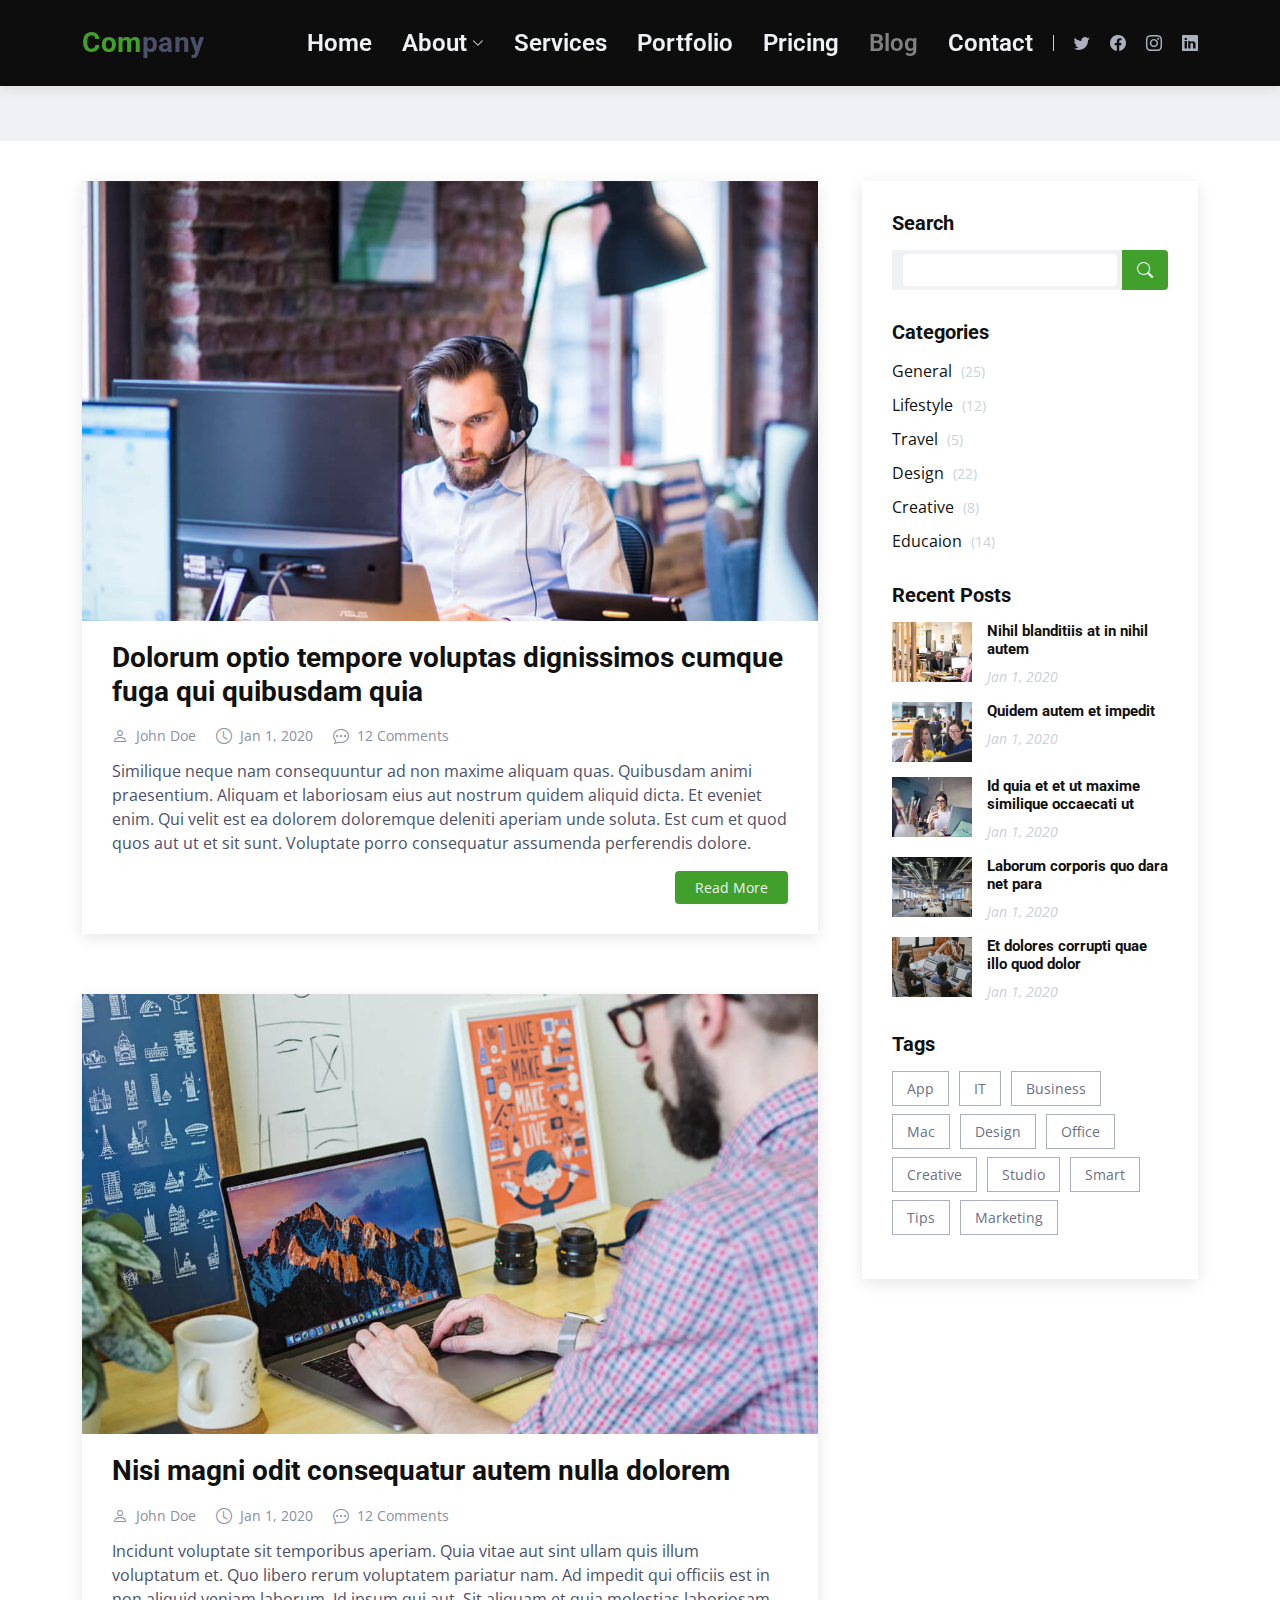
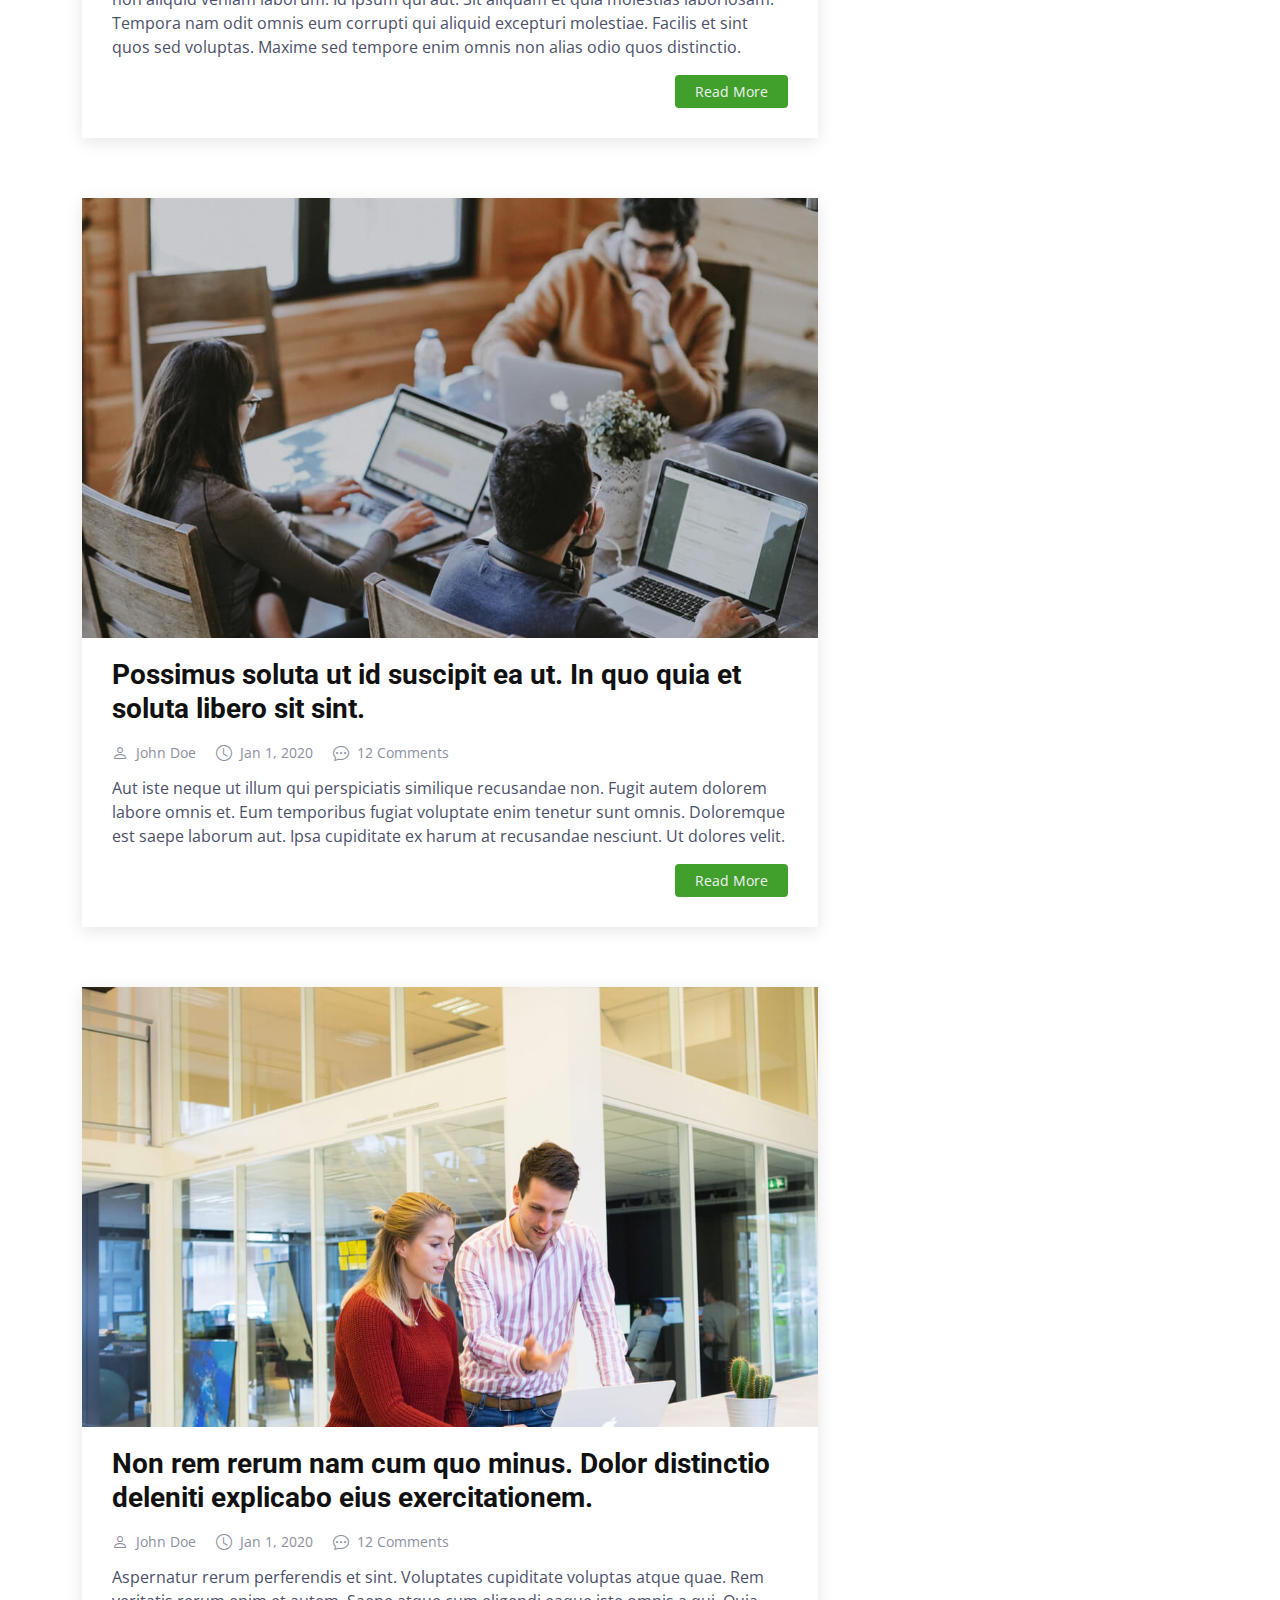
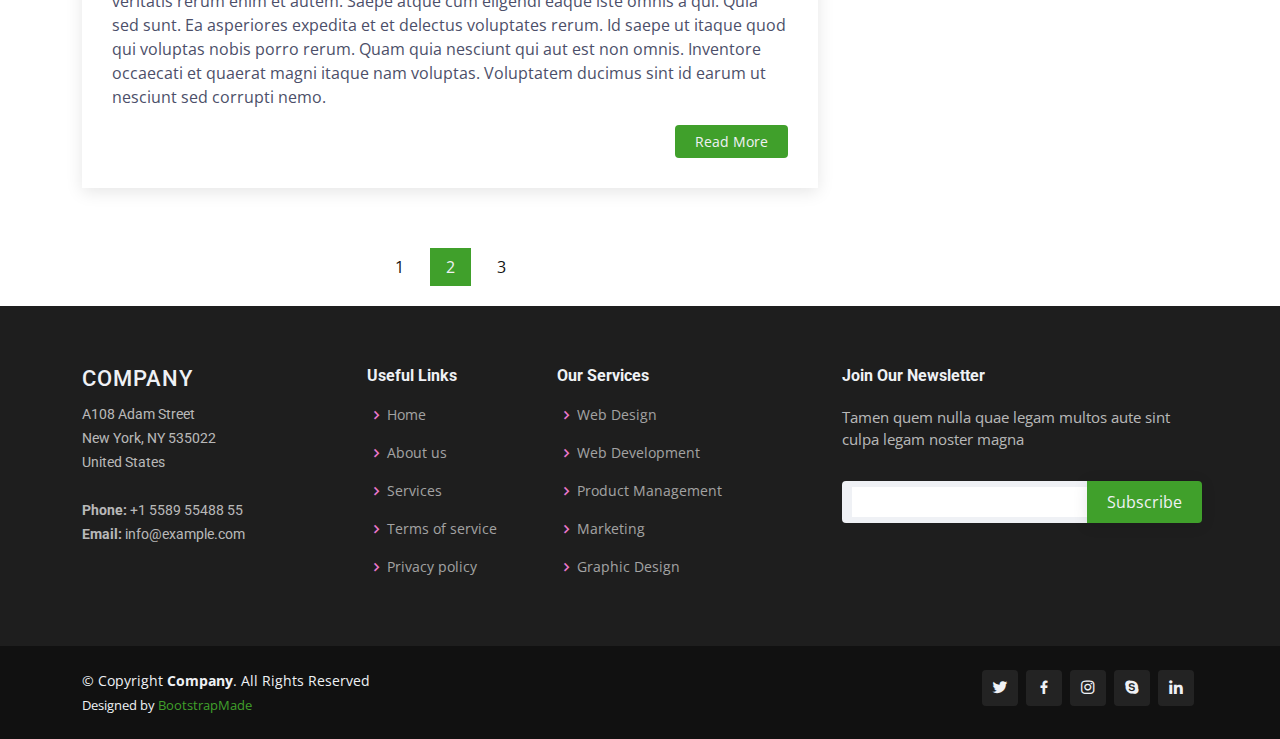
<file: blog.html>
<!DOCTYPE html>
<html lang="en">

<head>
  <meta charset="utf-8">
  <meta content="width=device-width, initial-scale=1.0" name="viewport">

  <title>Blog - Company Bootstrap Template</title>
  <meta content="" name="description">
  <meta content="" name="keywords">

  <!-- Favicons -->
  <link href="assets/img/favicon.png" rel="icon">
  <link href="assets/img/apple-touch-icon.png" rel="apple-touch-icon">

  <!-- Google Fonts -->
  <link href="https://fonts.googleapis.com/css?family=Open+Sans:300,300i,400,400i,600,600i,700,700i|Roboto:300,300i,400,400i,500,500i,600,600i,700,700i|Poppins:300,300i,400,400i,500,500i,600,600i,700,700i" rel="stylesheet">

  <!-- Vendor CSS Files -->
  <link href="assets/vendor/animate.css/animate.min.css" rel="stylesheet">
  <link href="assets/vendor/aos/aos.css" rel="stylesheet">
  <link href="assets/vendor/bootstrap/css/bootstrap.min.css" rel="stylesheet">
  <link href="assets/vendor/bootstrap-icons/bootstrap-icons.css" rel="stylesheet">
  <link href="assets/vendor/boxicons/css/boxicons.min.css" rel="stylesheet">
  <link href="assets/vendor/glightbox/css/glightbox.min.css" rel="stylesheet">
  <link href="assets/vendor/remixicon/remixicon.css" rel="stylesheet">
  <link href="assets/vendor/swiper/swiper-bundle.min.css" rel="stylesheet">

  <!-- Template Main CSS File -->
  <link href="assets/css/style.css" rel="stylesheet">

  <!-- =======================================================
  * Template Name: Company
  * Updated: Jul 27 2023 with Bootstrap v5.3.1
  * Template URL: https://bootstrapmade.com/company-free-html-bootstrap-template/
  * Author: BootstrapMade.com
  * License: https://bootstrapmade.com/license/
  ======================================================== -->
</head>

<body>

  <!-- ======= Header ======= -->
  <header id="header" class="fixed-top">
    <div class="container d-flex align-items-center">

      <h1 class="logo me-auto"><a href="index.html"><span>Com</span>pany</a></h1>
      <!-- Uncomment below if you prefer to use an image logo -->
      <!-- <a href="index.html" class="logo me-auto me-lg-0"><img src="assets/img/logo.png" alt="" class="img-fluid"></a>-->

      <nav id="navbar" class="navbar order-last order-lg-0">
        <ul>
          <li><a href="index.html">Home</a></li>

          <li class="dropdown"><a href="#"><span>About</span> <i class="bi bi-chevron-down"></i></a>
            <ul>
              <li><a href="about.html">About Us</a></li>
              <li><a href="team.html">Team</a></li>
              <li><a href="testimonials.html">Testimonials</a></li>
              <li class="dropdown"><a href="#"><span>Deep Drop Down</span> <i class="bi bi-chevron-right"></i></a>
                <ul>
                  <li><a href="#">Deep Drop Down 1</a></li>
                  <li><a href="#">Deep Drop Down 2</a></li>
                  <li><a href="#">Deep Drop Down 3</a></li>
                  <li><a href="#">Deep Drop Down 4</a></li>
                  <li><a href="#">Deep Drop Down 5</a></li>
                </ul>
              </li>
            </ul>
          </li>

          <li><a href="services.html">Services</a></li>
          <li><a href="portfolio.html">Portfolio</a></li>
          <li><a href="pricing.html">Pricing</a></li>
          <li><a href="blog.html" class="active">Blog</a></li>
          <li><a href="contact.html">Contact</a></li>

        </ul>
        <i class="bi bi-list mobile-nav-toggle"></i>
      </nav><!-- .navbar -->

      <div class="header-social-links d-flex">
        <a href="#" class="twitter"><i class="bu bi-twitter"></i></a>
        <a href="#" class="facebook"><i class="bu bi-facebook"></i></a>
        <a href="#" class="instagram"><i class="bu bi-instagram"></i></a>
        <a href="#" class="linkedin"><i class="bu bi-linkedin"></i></i></a>
      </div>

    </div>
  </header><!-- End Header -->

  <main id="main">

    <!-- ======= Breadcrumbs ======= -->
    <section id="breadcrumbs" class="breadcrumbs">
      <div class="container">

        <div class="d-flex justify-content-between align-items-center">
          <h2>Blog</h2>
          <ol>
            <li><a href="index.html">Home</a></li>
            <li>Blog</li>
          </ol>
        </div>

      </div>
    </section><!-- End Breadcrumbs -->

    <!-- ======= Blog Section ======= -->
    <section id="blog" class="blog">
      <div class="container" data-aos="fade-up">

        <div class="row">

          <div class="col-lg-8 entries">

            <article class="entry">

              <div class="entry-img">
                <img src="assets/img/blog/blog-1.jpg" alt="" class="img-fluid">
              </div>

              <h2 class="entry-title">
                <a href="blog-single.html">Dolorum optio tempore voluptas dignissimos cumque fuga qui quibusdam quia</a>
              </h2>

              <div class="entry-meta">
                <ul>
                  <li class="d-flex align-items-center"><i class="bi bi-person"></i> <a href="blog-single.html">John Doe</a></li>
                  <li class="d-flex align-items-center"><i class="bi bi-clock"></i> <a href="blog-single.html"><time datetime="2020-01-01">Jan 1, 2020</time></a></li>
                  <li class="d-flex align-items-center"><i class="bi bi-chat-dots"></i> <a href="blog-single.html">12 Comments</a></li>
                </ul>
              </div>

              <div class="entry-content">
                <p>
                  Similique neque nam consequuntur ad non maxime aliquam quas. Quibusdam animi praesentium. Aliquam et laboriosam eius aut nostrum quidem aliquid dicta.
                  Et eveniet enim. Qui velit est ea dolorem doloremque deleniti aperiam unde soluta. Est cum et quod quos aut ut et sit sunt. Voluptate porro consequatur assumenda perferendis dolore.
                </p>
                <div class="read-more">
                  <a href="blog-single.html">Read More</a>
                </div>
              </div>

            </article><!-- End blog entry -->

            <article class="entry">

              <div class="entry-img">
                <img src="assets/img/blog/blog-2.jpg" alt="" class="img-fluid">
              </div>

              <h2 class="entry-title">
                <a href="blog-single.html">Nisi magni odit consequatur autem nulla dolorem</a>
              </h2>

              <div class="entry-meta">
                <ul>
                  <li class="d-flex align-items-center"><i class="bi bi-person"></i> <a href="blog-single.html">John Doe</a></li>
                  <li class="d-flex align-items-center"><i class="bi bi-clock"></i> <a href="blog-single.html"><time datetime="2020-01-01">Jan 1, 2020</time></a></li>
                  <li class="d-flex align-items-center"><i class="bi bi-chat-dots"></i> <a href="blog-single.html">12 Comments</a></li>
                </ul>
              </div>

              <div class="entry-content">
                <p>
                  Incidunt voluptate sit temporibus aperiam. Quia vitae aut sint ullam quis illum voluptatum et. Quo libero rerum voluptatem pariatur nam.
                  Ad impedit qui officiis est in non aliquid veniam laborum. Id ipsum qui aut. Sit aliquam et quia molestias laboriosam. Tempora nam odit omnis eum corrupti qui aliquid excepturi molestiae. Facilis et sint quos sed voluptas. Maxime sed tempore enim omnis non alias odio quos distinctio.
                </p>
                <div class="read-more">
                  <a href="blog-single.html">Read More</a>
                </div>
              </div>

            </article><!-- End blog entry -->

            <article class="entry">

              <div class="entry-img">
                <img src="assets/img/blog/blog-3.jpg" alt="" class="img-fluid">
              </div>

              <h2 class="entry-title">
                <a href="blog-single.html">Possimus soluta ut id suscipit ea ut. In quo quia et soluta libero sit sint.</a>
              </h2>

              <div class="entry-meta">
                <ul>
                  <li class="d-flex align-items-center"><i class="bi bi-person"></i> <a href="blog-single.html">John Doe</a></li>
                  <li class="d-flex align-items-center"><i class="bi bi-clock"></i> <a href="blog-single.html"><time datetime="2020-01-01">Jan 1, 2020</time></a></li>
                  <li class="d-flex align-items-center"><i class="bi bi-chat-dots"></i> <a href="blog-single.html">12 Comments</a></li>
                </ul>
              </div>

              <div class="entry-content">
                <p>
                  Aut iste neque ut illum qui perspiciatis similique recusandae non. Fugit autem dolorem labore omnis et. Eum temporibus fugiat voluptate enim tenetur sunt omnis.
                  Doloremque est saepe laborum aut. Ipsa cupiditate ex harum at recusandae nesciunt. Ut dolores velit.
                </p>
                <div class="read-more">
                  <a href="blog-single.html">Read More</a>
                </div>
              </div>

            </article><!-- End blog entry -->

            <article class="entry">

              <div class="entry-img">
                <img src="assets/img/blog/blog-4.jpg" alt="" class="img-fluid">
              </div>

              <h2 class="entry-title">
                <a href="blog-single.html">Non rem rerum nam cum quo minus. Dolor distinctio deleniti explicabo eius exercitationem.</a>
              </h2>

              <div class="entry-meta">
                <ul>
                  <li class="d-flex align-items-center"><i class="bi bi-person"></i> <a href="blog-single.html">John Doe</a></li>
                  <li class="d-flex align-items-center"><i class="bi bi-clock"></i> <a href="blog-single.html"><time datetime="2020-01-01">Jan 1, 2020</time></a></li>
                  <li class="d-flex align-items-center"><i class="bi bi-chat-dots"></i> <a href="blog-single.html">12 Comments</a></li>
                </ul>
              </div>

              <div class="entry-content">
                <p>
                  Aspernatur rerum perferendis et sint. Voluptates cupiditate voluptas atque quae. Rem veritatis rerum enim et autem. Saepe atque cum eligendi eaque iste omnis a qui.
                  Quia sed sunt. Ea asperiores expedita et et delectus voluptates rerum. Id saepe ut itaque quod qui voluptas nobis porro rerum. Quam quia nesciunt qui aut est non omnis. Inventore occaecati et quaerat magni itaque nam voluptas. Voluptatem ducimus sint id earum ut nesciunt sed corrupti nemo.
                </p>
                <div class="read-more">
                  <a href="blog-single.html">Read More</a>
                </div>
              </div>

            </article><!-- End blog entry -->

            <div class="blog-pagination">
              <ul class="justify-content-center">
                <li><a href="#">1</a></li>
                <li class="active"><a href="#">2</a></li>
                <li><a href="#">3</a></li>
              </ul>
            </div>

          </div><!-- End blog entries list -->

          <div class="col-lg-4">

            <div class="sidebar">

              <h3 class="sidebar-title">Search</h3>
              <div class="sidebar-item search-form">
                <form action="">
                  <input type="text">
                  <button type="submit"><i class="bi bi-search"></i></button>
                </form>
              </div><!-- End sidebar search formn-->

              <h3 class="sidebar-title">Categories</h3>
              <div class="sidebar-item categories">
                <ul>
                  <li><a href="#">General <span>(25)</span></a></li>
                  <li><a href="#">Lifestyle <span>(12)</span></a></li>
                  <li><a href="#">Travel <span>(5)</span></a></li>
                  <li><a href="#">Design <span>(22)</span></a></li>
                  <li><a href="#">Creative <span>(8)</span></a></li>
                  <li><a href="#">Educaion <span>(14)</span></a></li>
                </ul>
              </div><!-- End sidebar categories-->

              <h3 class="sidebar-title">Recent Posts</h3>
              <div class="sidebar-item recent-posts">
                <div class="post-item clearfix">
                  <img src="assets/img/blog/blog-recent-1.jpg" alt="">
                  <h4><a href="blog-single.html">Nihil blanditiis at in nihil autem</a></h4>
                  <time datetime="2020-01-01">Jan 1, 2020</time>
                </div>

                <div class="post-item clearfix">
                  <img src="assets/img/blog/blog-recent-2.jpg" alt="">
                  <h4><a href="blog-single.html">Quidem autem et impedit</a></h4>
                  <time datetime="2020-01-01">Jan 1, 2020</time>
                </div>

                <div class="post-item clearfix">
                  <img src="assets/img/blog/blog-recent-3.jpg" alt="">
                  <h4><a href="blog-single.html">Id quia et et ut maxime similique occaecati ut</a></h4>
                  <time datetime="2020-01-01">Jan 1, 2020</time>
                </div>

                <div class="post-item clearfix">
                  <img src="assets/img/blog/blog-recent-4.jpg" alt="">
                  <h4><a href="blog-single.html">Laborum corporis quo dara net para</a></h4>
                  <time datetime="2020-01-01">Jan 1, 2020</time>
                </div>

                <div class="post-item clearfix">
                  <img src="assets/img/blog/blog-recent-5.jpg" alt="">
                  <h4><a href="blog-single.html">Et dolores corrupti quae illo quod dolor</a></h4>
                  <time datetime="2020-01-01">Jan 1, 2020</time>
                </div>

              </div><!-- End sidebar recent posts-->

              <h3 class="sidebar-title">Tags</h3>
              <div class="sidebar-item tags">
                <ul>
                  <li><a href="#">App</a></li>
                  <li><a href="#">IT</a></li>
                  <li><a href="#">Business</a></li>
                  <li><a href="#">Mac</a></li>
                  <li><a href="#">Design</a></li>
                  <li><a href="#">Office</a></li>
                  <li><a href="#">Creative</a></li>
                  <li><a href="#">Studio</a></li>
                  <li><a href="#">Smart</a></li>
                  <li><a href="#">Tips</a></li>
                  <li><a href="#">Marketing</a></li>
                </ul>
              </div><!-- End sidebar tags-->

            </div><!-- End sidebar -->

          </div><!-- End blog sidebar -->

        </div>

      </div>
    </section><!-- End Blog Section -->

  </main><!-- End #main -->

  <!-- ======= Footer ======= -->
  <footer id="footer">

    <div class="footer-top">
      <div class="container">
        <div class="row">

          <div class="col-lg-3 col-md-6 footer-contact">
            <h3>Company</h3>
            <p>
              A108 Adam Street <br>
              New York, NY 535022<br>
              United States <br><br>
              <strong>Phone:</strong> +1 5589 55488 55<br>
              <strong>Email:</strong> info@example.com<br>
            </p>
          </div>

          <div class="col-lg-2 col-md-6 footer-links">
            <h4>Useful Links</h4>
            <ul>
              <li><i class="bx bx-chevron-right"></i> <a href="#">Home</a></li>
              <li><i class="bx bx-chevron-right"></i> <a href="#">About us</a></li>
              <li><i class="bx bx-chevron-right"></i> <a href="#">Services</a></li>
              <li><i class="bx bx-chevron-right"></i> <a href="#">Terms of service</a></li>
              <li><i class="bx bx-chevron-right"></i> <a href="#">Privacy policy</a></li>
            </ul>
          </div>

          <div class="col-lg-3 col-md-6 footer-links">
            <h4>Our Services</h4>
            <ul>
              <li><i class="bx bx-chevron-right"></i> <a href="#">Web Design</a></li>
              <li><i class="bx bx-chevron-right"></i> <a href="#">Web Development</a></li>
              <li><i class="bx bx-chevron-right"></i> <a href="#">Product Management</a></li>
              <li><i class="bx bx-chevron-right"></i> <a href="#">Marketing</a></li>
              <li><i class="bx bx-chevron-right"></i> <a href="#">Graphic Design</a></li>
            </ul>
          </div>

          <div class="col-lg-4 col-md-6 footer-newsletter">
            <h4>Join Our Newsletter</h4>
            <p>Tamen quem nulla quae legam multos aute sint culpa legam noster magna</p>
            <form action="" method="post">
              <input type="email" name="email"><input type="submit" value="Subscribe">
            </form>
          </div>

        </div>
      </div>
    </div>

    <div class="container d-md-flex py-4">

      <div class="me-md-auto text-center text-md-start">
        <div class="copyright">
          &copy; Copyright <strong><span>Company</span></strong>. All Rights Reserved
        </div>
        <div class="credits">
          <!-- All the links in the footer should remain intact. -->
          <!-- You can delete the links only if you purchased the pro version. -->
          <!-- Licensing information: https://bootstrapmade.com/license/ -->
          <!-- Purchase the pro version with working PHP/AJAX contact form: https://bootstrapmade.com/company-free-html-bootstrap-template/ -->
          Designed by <a href="https://bootstrapmade.com/">BootstrapMade</a>
        </div>
      </div>
      <div class="social-links text-center text-md-right pt-3 pt-md-0">
        <a href="#" class="twitter"><i class="bx bxl-twitter"></i></a>
        <a href="#" class="facebook"><i class="bx bxl-facebook"></i></a>
        <a href="#" class="instagram"><i class="bx bxl-instagram"></i></a>
        <a href="#" class="google-plus"><i class="bx bxl-skype"></i></a>
        <a href="#" class="linkedin"><i class="bx bxl-linkedin"></i></a>
      </div>
    </div>
  </footer><!-- End Footer -->

  <a href="#" class="back-to-top d-flex align-items-center justify-content-center"><i class="bi bi-arrow-up-short"></i></a>

  <!-- Vendor JS Files -->
  <script src="assets/vendor/aos/aos.js"></script>
  <script src="assets/vendor/bootstrap/js/bootstrap.bundle.min.js"></script>
  <script src="assets/vendor/glightbox/js/glightbox.min.js"></script>
  <script src="assets/vendor/isotope-layout/isotope.pkgd.min.js"></script>
  <script src="assets/vendor/swiper/swiper-bundle.min.js"></script>
  <script src="assets/vendor/waypoints/noframework.waypoints.js"></script>
  <script src="assets/vendor/php-email-form/validate.js"></script>

  <!-- Template Main JS File -->
  <script src="assets/js/main.js"></script>

</body>

</html>
</file>
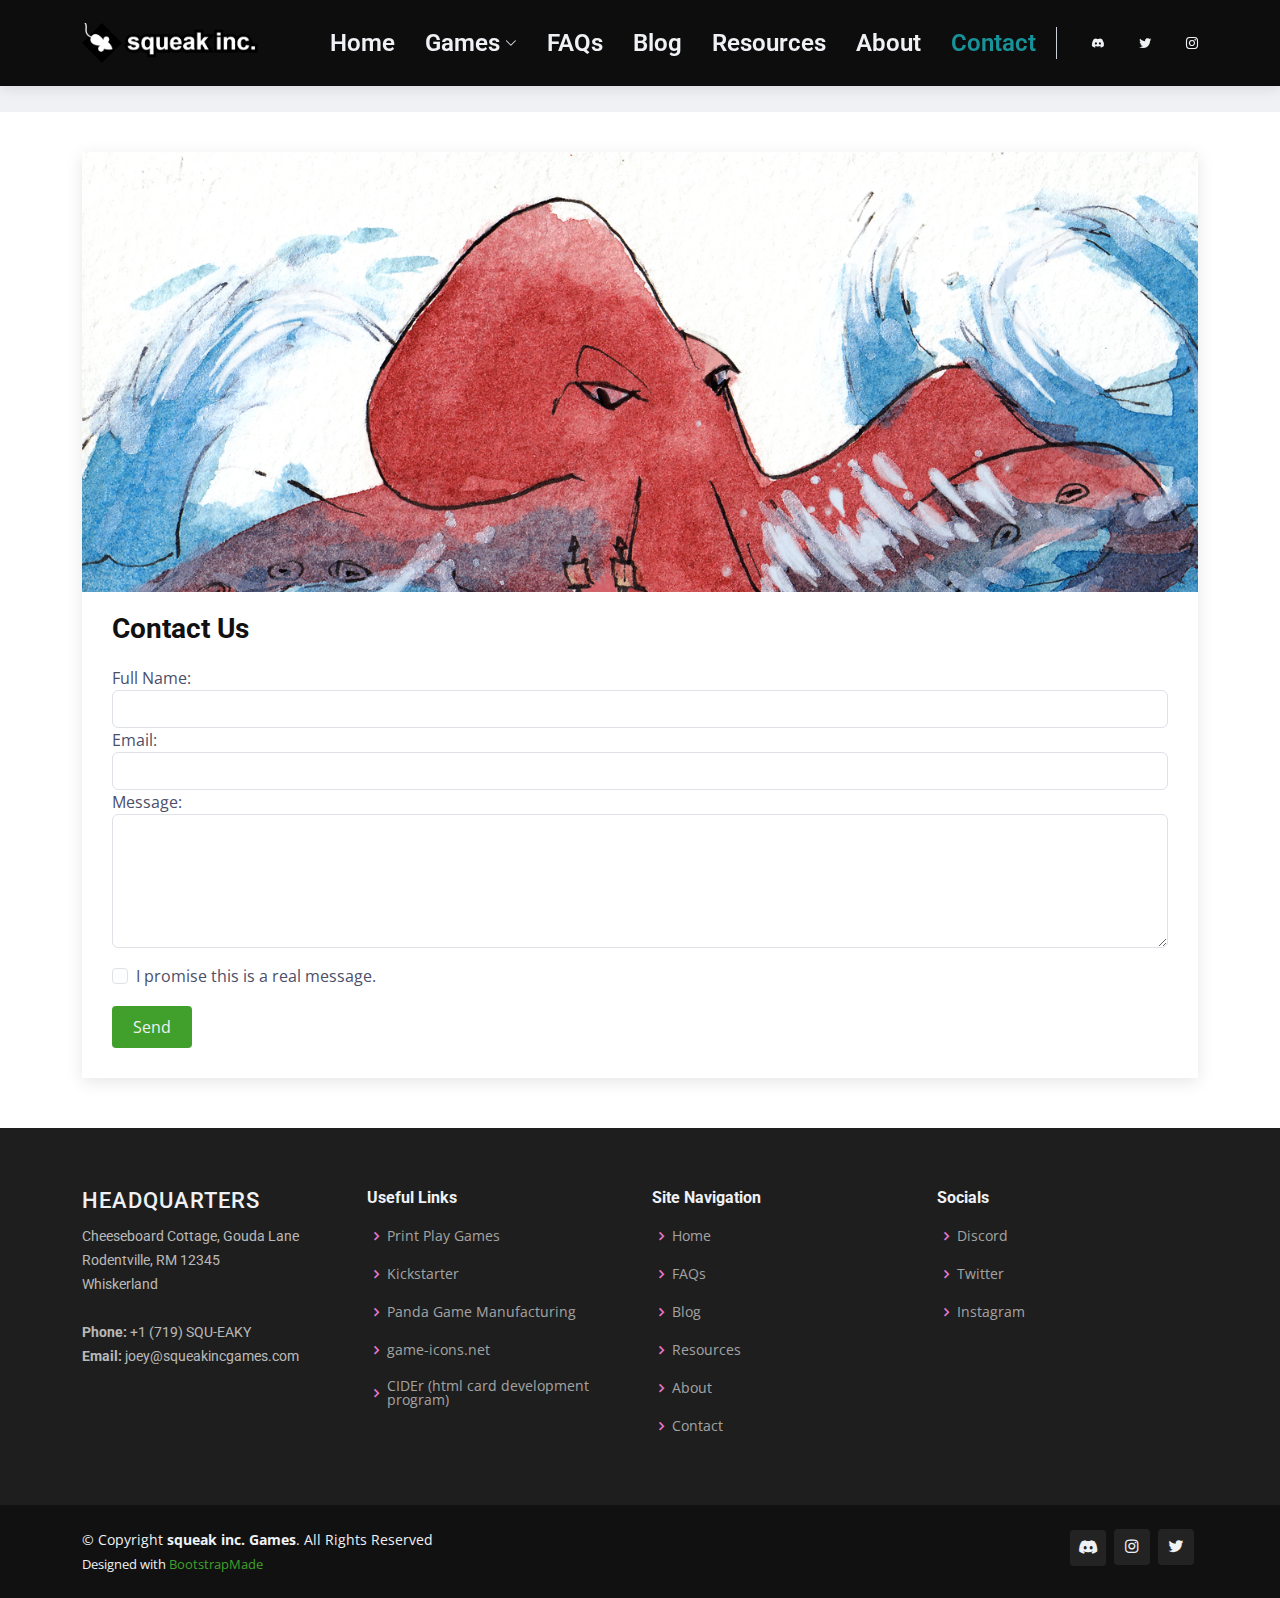
<file: contact.html>
<!DOCTYPE html>
<html lang="en">

<head>
  <meta charset="utf-8">
  <meta content="width=device-width, initial-scale=1.0" name="viewport">

  <title>squeak inc. - Contact</title>
  <meta content="Contact squeak inc. for inquiries, support, and partnership opportunities." name="description">
  <meta content="contact, squeak inc, support, inquiries, partnerships, game studio" name="keywords">

  <!-- Favicons -->
  <link href="assets/img/favicon.png" rel="icon">
  <link href="assets/img/apple-touch-icon.png" rel="apple-touch-icon">

  <!-- Google Fonts -->
  <link href="https://fonts.googleapis.com/css?family=Open+Sans:300,300i,400,400i,600,600i,700,700i|Roboto:300,300i,400,400i,500,500i,600,600i,700,700i|Poppins:300,300i,400,400i,500,500i,600,600i,700,700i" rel="stylesheet">

  <!-- Vendor CSS Files -->
  <link href="assets/vendor/animate.css/animate.min.css" rel="stylesheet">
  <link href="assets/vendor/aos/aos.css" rel="stylesheet">
  <link href="assets/vendor/bootstrap/css/bootstrap.min.css" rel="stylesheet">
  <link href="assets/vendor/bootstrap-icons/bootstrap-icons.css" rel="stylesheet">
  <link href="assets/vendor/boxicons/css/boxicons.min.css" rel="stylesheet">
  <link href="assets/vendor/glightbox/css/glightbox.min.css" rel="stylesheet">
  <link href="assets/vendor/remixicon/remixicon.css" rel="stylesheet">
  <link href="assets/vendor/swiper/swiper-bundle.min.css" rel="stylesheet">

  <!-- Styles -->
  <link href="assets/css/style.css" rel="stylesheet">
  <style> :root { --navbar: #179299;}</style>
  
</head>

<body>

  <!-- ======= Header ======= -->
  <header id="header" class="fixed-top">
    <div class="container d-flex align-items-center">

      <!-- <h1 class="logo me-auto"><a href="index.html">squeak inc.</a></h1> -->
      <a href="index.html" class="logo me-auto"><img src="assets/img/logo.png" alt=""></a>
      <!-- Uncomment below if you prefer to use an image logo -->
      <!-- <a href="index.html" class="logo me-auto me-lg-0"><img src="assets/img/apple-touch-icon.png" alt="" class="img-fluid"></a> -->

      <nav id="navbar" class="navbar order-last order-lg-0">
        <ul>
          <li><a href="index.html">Home</a></li>

          <li class="dropdown"><a href="#"><span>Games</span> <i class="bi bi-chevron-down"></i></a>
            <ul>
              <li><a href="games/rust.html">Rust</a></li>
              <li><a href="games/gorbinosquest.html">Gorbino's Quest</a></li>
              <li><a href="games/bathhouse.html">Spirit Bathhouse</a></li>
            </ul>
          </li>
          
          <li><a href="faq.html">FAQs</a></li>
          <li><a href="blog.html">Blog</a></li>
          <li><a href="resources.html">Resources</a></li>
          <li><a href="about.html">About</a></li>
          <li><a href="contact.html" class="active">Contact</a></li>

          <div class="header-social-links d-flex">
            <a href="https://discord.gg/Z5r9G2tFHF" class="discord"><i class="bu bi-discord"></i></i></a>
            <a href="https://twitter.com/SettlersotCosmo" class="twitter"><i class="bu bi-twitter"></i></a>
            <a href="https://www.instagram.com/squeakinc.games/" class="instagram"><i class="bu bi-instagram"></i></a>
          </div>

        </ul>
        <i class="bi bi-list mobile-nav-toggle"></i>
      </nav><!-- .navbar -->

    </div>
  </header><!-- End Header -->

  <main id="main">

    <!-- ======= Breadcrumbs ======= -->
    <section id="breadcrumbs" class="breadcrumbs">
      <div class="container">
      </div>
    </section><!-- End Breadcrumbs -->

   

     <!-- ======= Blog Single Section ======= -->
     <section id="blog" class="blog">
      <div class="container" data-aos="fade-up">

        <div class="row">

          <!-- <div class="col-lg-8 entries"> -->
          <div class="entries">
            <article class="entry entry-single">

              <div class="entry-img">
                <img src="assets/img/slide/KRANKEN.png" alt="" class="img-fluid">
              </div>

              <h2 class="entry-title">
                <a href="#">Contact Us</a>
              </h2>

              <!-- contact form -->
              <div class="entry-content">
                <form action="https://formsubmit.co/f1ce9dfb0fce08d1a8862ce1c25f2a75" method="POST">
                  <div class="form-group">
                    <label for="name">Full Name:</label>
                    <input type="text" id="name" name="name" class="form-control" required>
                  </div>
                  <div class="form-group">
                    <label for="email">Email:</label>
                    <input type="email" id="email" name="email" class="form-control" required>
                  </div>
                  <div class="form-group">
                    <label for="message">Message:</label>
                    <textarea id="message" name="message" class="form-control" rows="5" required></textarea>
                  </div>
                  <!-- checkbox  I've read and agree to the terms -->
                  <div class="form-group form-check mt-3">
                    <input type="checkbox" class="form-check-input" id="terms" name="terms" required>
                    <label class="form-check-label" for="terms">I promise this is a real message.</label>
                  </div>
                  <button type="submit" class="btn btn-contact mt-3">Send</button>
                </form>


              </div>



            </article><!-- End blog entry -->
            
          </div><!-- End blog entries list -->

        </div>

      </div>
    </section><!-- End Blog Single Section -->



  </main><!-- End #main -->
  


  <!-- ======= Footer ======= -->
  <footer id="footer">

    <div class="footer-top">
      <div class="container">
        <div class="row">

          <div class="col-lg-3 col-md-6 footer-contact">
            <h3>Headquarters</h3>
            <p>
              Cheeseboard Cottage, Gouda Lane <br>
              Rodentville, RM 12345<br>
              Whiskerland <br><br>
              <strong>Phone:</strong> +1 (719) SQU-EAKY <br>
              <strong>Email:</strong> joey@squeakincgames.com<br>
            </p>
          </div>

          <div class="col-lg-3 col-md-6 footer-links">
            <h4>Useful Links</h4>
            <ul>
              <li><i class="bx bx-chevron-right"></i> <a href="https://www.printplaygames.com/">Print Play Games</a></li>
              <li><i class="bx bx-chevron-right"></i> <a href="https://www.kickstarter.com/">Kickstarter</a></li>
              <li><i class="bx bx-chevron-right"></i> <a href="https://pandagm.com/">Panda Game Manufacturing</a></li>
              <li><i class="bx bx-chevron-right"></i> <a href="https://game-icons.net/">game-icons.net</a></li>
              <li><i class="bx bx-chevron-right"></i> <a href="https://github.com/oatear/cider">CIDEr (html card development program)</a></li>
            </ul>
          </div>

          <div class="col-lg-3 col-md-6 footer-links">
            <h4>Site Navigation</h4>
            <ul>
              <li><i class="bx bx-chevron-right"></i> <a href="index.html">Home</a></li>
              <li><i class="bx bx-chevron-right"></i> <a href="faq.html">FAQs</a></li>
              <li><i class="bx bx-chevron-right"></i> <a href="blog.html">Blog</a></li>
              <li><i class="bx bx-chevron-right"></i> <a href="resources.html">Resources</a></li>
              <li><i class="bx bx-chevron-right"></i> <a href="about.html">About</a></li>
              <li><i class="bx bx-chevron-right"></i> <a href="contact.html">Contact</a></li>
            </ul>
          </div>

          <div class="col-lg-3 col-md-6 footer-links">
            <h4>Socials</h4>
            <ul>
              <li><i class="bx bx-chevron-right"></i> <a href="https://discord.gg/Z5r9G2tFHF">Discord</a></li>
              <li><i class="bx bx-chevron-right"></i> <a href="https://twitter.com/SettlersotCosmo">Twitter</a></li>
              <li><i class="bx bx-chevron-right"></i> <a href="https://www.instagram.com/squeakinc.games/">Instagram</a></li>
            </ul>
          </div>

        </div>
      </div>
    </div>

    <div class="container d-md-flex py-4">

      <div class="me-md-auto text-center text-md-start">
        <div class="copyright">
          &copy; Copyright <strong><span>squeak inc. Games</span></strong>. All Rights Reserved
        </div>
        <div class="credits">
          <!-- All the links in the footer should remain intact. -->
          <!-- You can delete the links only if you purchased the pro version. -->
          <!-- Licensing information: https://bootstrapmade.com/license/ -->
          <!-- Purchase the pro version with working PHP/AJAX contact form: https://bootstrapmade.com/company-free-html-bootstrap-template/ -->
          Designed with <a href="https://bootstrapmade.com/">BootstrapMade</a>
        </div>
      </div>
      <div class="social-links text-center text-md-right pt-3 pt-md-0">
        <a href="https://discord.gg/Z5r9G2tFHF" class="discord"><i class="bu bi-discord"></i></i></a>
        <a href="https://www.instagram.com/squeakinc.games/" class="instagram"><i class="bx bxl-instagram"></i></a>
        <a href="https://twitter.com/SettlersotCosmo" class="twitter"><i class="bx bxl-twitter"></i></a>
      </div>
    </div>
  </footer><!-- End Footer -->

  <a href="#" class="back-to-top d-flex align-items-center justify-content-center"><i class="bi bi-arrow-up-short"></i></a>

  <!-- Vendor JS Files -->
  <script src="assets/vendor/aos/aos.js"></script>
  <script src="assets/vendor/bootstrap/js/bootstrap.bundle.min.js"></script>
  <script src="assets/vendor/glightbox/js/glightbox.min.js"></script>
  <script src="assets/vendor/isotope-layout/isotope.pkgd.min.js"></script>
  <script src="assets/vendor/swiper/swiper-bundle.min.js"></script>
  <script src="assets/vendor/waypoints/noframework.waypoints.js"></script>
  <script src="assets/vendor/php-email-form/validate.js"></script>

  <!-- Template Main JS File -->
  <script src="assets/js/main.js"></script>


</body>

</html>
</file>
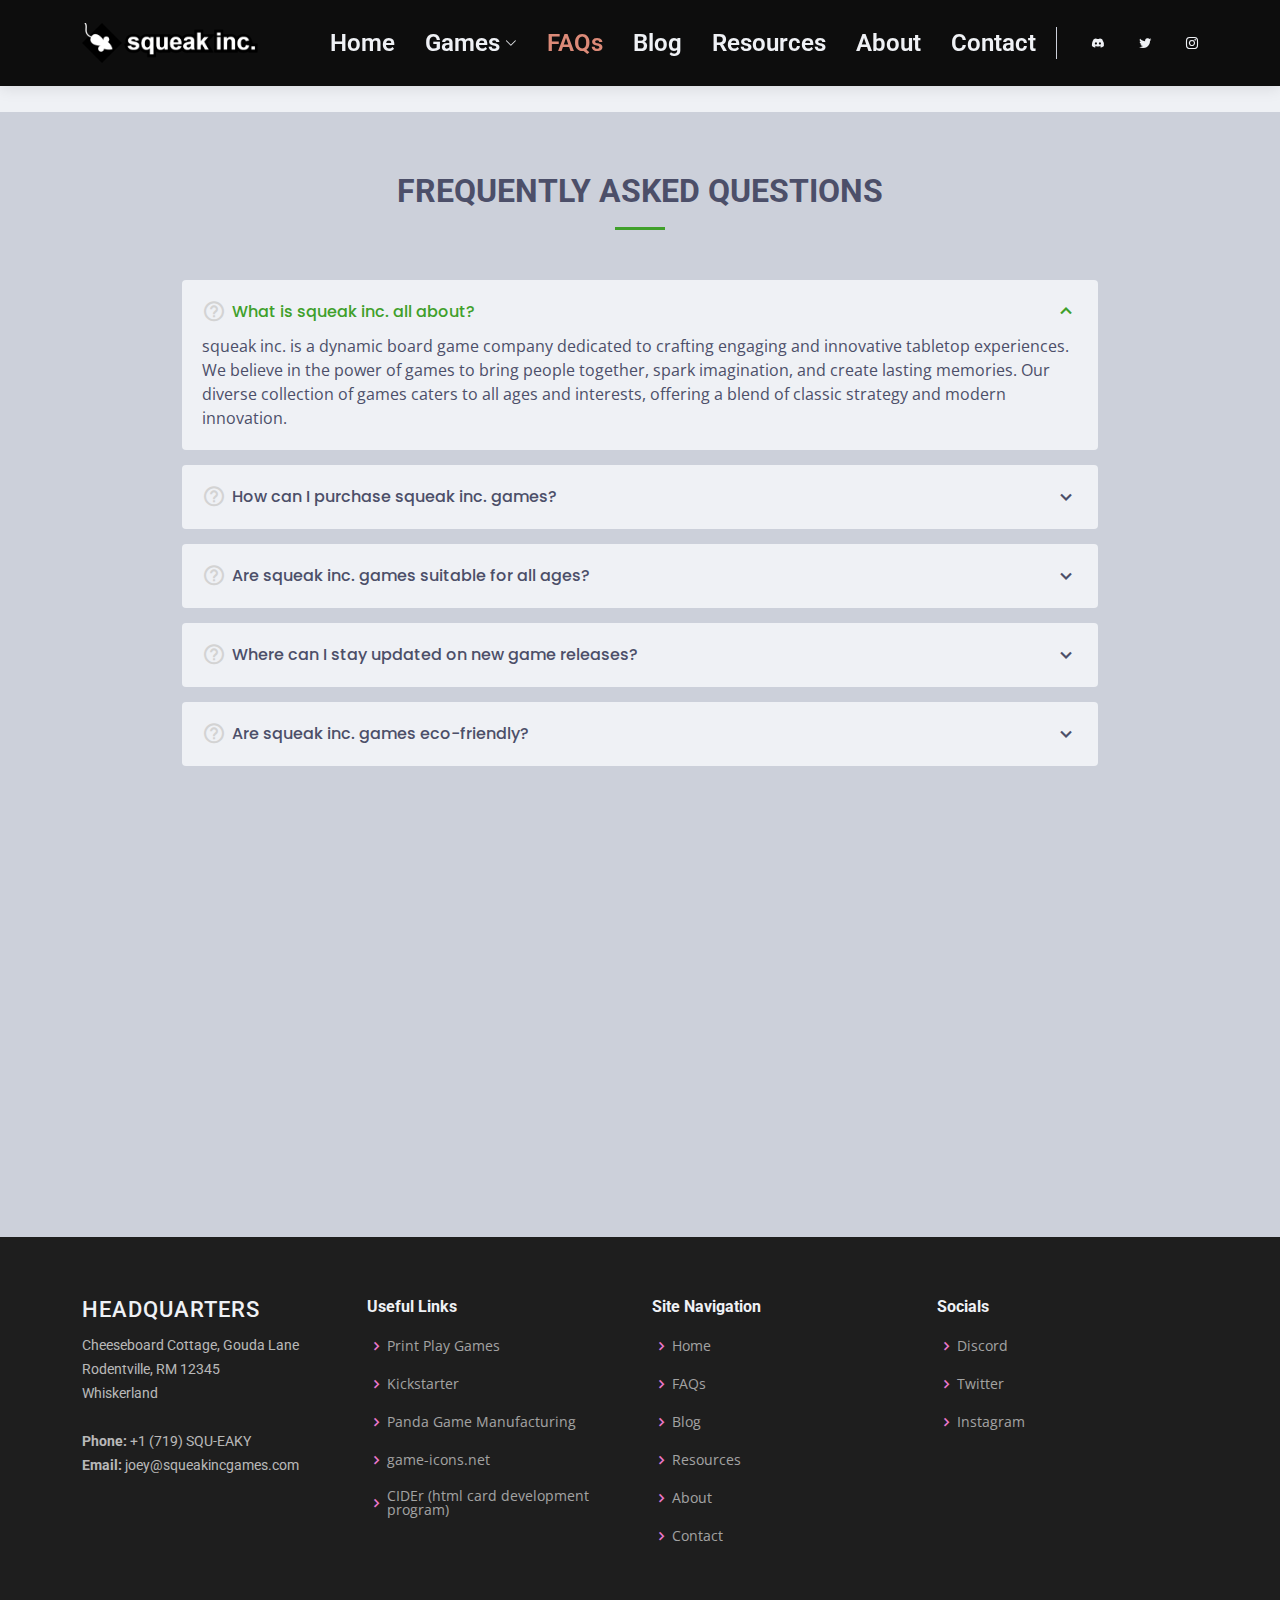
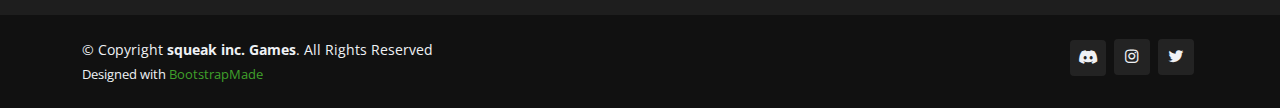
<file: faq.html>
<!DOCTYPE html>
<html lang="en">

<head>
  <meta charset="utf-8">
  <meta content="width=device-width, initial-scale=1.0" name="viewport">

  <title>squeak inc. - FAQ</title>
  <meta content="Frequently asked questions about squeak inc., including products, shipping, pricing, and company information." name="description">
  <meta content="squeak inc., FAQ, frequently asked questions, products, shipping, pricing, company information" name="keywords">

  <!-- Favicons -->
  <link href="assets/img/favicon.png" rel="icon">
  <link href="assets/img/apple-touch-icon.png" rel="apple-touch-icon">

  <!-- Google Fonts -->
  <link href="https://fonts.googleapis.com/css?family=Open+Sans:300,300i,400,400i,600,600i,700,700i|Roboto:300,300i,400,400i,500,500i,600,600i,700,700i|Poppins:300,300i,400,400i,500,500i,600,600i,700,700i" rel="stylesheet">

  <!-- Vendor CSS Files -->
  <link href="assets/vendor/animate.css/animate.min.css" rel="stylesheet">
  <link href="assets/vendor/aos/aos.css" rel="stylesheet">
  <link href="assets/vendor/bootstrap/css/bootstrap.min.css" rel="stylesheet">
  <link href="assets/vendor/bootstrap-icons/bootstrap-icons.css" rel="stylesheet">
  <link href="assets/vendor/boxicons/css/boxicons.min.css" rel="stylesheet">
  <link href="assets/vendor/glightbox/css/glightbox.min.css" rel="stylesheet">
  <link href="assets/vendor/remixicon/remixicon.css" rel="stylesheet">
  <link href="assets/vendor/swiper/swiper-bundle.min.css" rel="stylesheet">

  <!-- Styles -->
  <link href="assets/css/style.css" rel="stylesheet">
  <style> :root { --navbar: #dc8a78;}</style>
  
</head>

<body>

  <!-- ======= Header ======= -->
  <header id="header" class="fixed-top">
    <div class="container d-flex align-items-center">

      <!-- <h1 class="logo me-auto"><a href="index.html">squeak inc.</a></h1> -->
      <a href="index.html" class="logo me-auto"><img src="assets/img/logo.png" alt=""></a>
      <!-- Uncomment below if you prefer to use an image logo -->
      <!-- <a href="index.html" class="logo me-auto me-lg-0"><img src="assets/img/apple-touch-icon.png" alt="" class="img-fluid"></a> -->

      <nav id="navbar" class="navbar order-last order-lg-0">
        <ul>
          <li><a href="index.html">Home</a></li>

          <li class="dropdown"><a href="#"><span>Games</span> <i class="bi bi-chevron-down"></i></a>
            <ul>
              <li><a href="games/gorbinosquest.html">Gorbino's Quest</a></li>
              <li><a href="games/bathhouse.html">Spirit Bathhouse</a></li>
              <li><a href="games/handandfoot.html">Hand and Foot in Mouth: Deluxe</a></li>
              <li><a href="games/31.html">Thirty One</a></li>
            </ul>
          </li>

          <li><a href="faq.html" class="active">FAQs</a></li>
          <li><a href="blog.html">Blog</a></li>
          <li><a href="resources.html">Resources</a></li>
          <li><a href="about.html">About</a></li>
          <li><a href="contact.html">Contact</a></li>

          <div class="header-social-links d-flex">
            <a href="https://discord.gg/Z5r9G2tFHF" class="discord"><i class="bu bi-discord"></i></i></a>
            <a href="https://twitter.com/SettlersotCosmo" class="twitter"><i class="bu bi-twitter"></i></a>
            <a href="https://www.instagram.com/squeakinc.games/" class="instagram"><i class="bu bi-instagram"></i></a>
          </div>

        </ul>
        <i class="bi bi-list mobile-nav-toggle"></i>
      </nav><!-- .navbar -->

    </div>
  </header><!-- End Header -->

  <main id="main">

    <!-- ======= Breadcrumbs ======= -->
    <section id="breadcrumbs" class="breadcrumbs">
      <div class="container">
      </div>
    </section><!-- End Breadcrumbs -->

   

    <!-- ======= Frequently Asked Questions Section ======= -->
    <section id="faq" class="faq section-bg">
      <div class="container" data-aos="fade-up">

        <div class="section-title">
          <h2>Frequently Asked Questions</h2>
        </div>

        <div class="faq-list">
          <ul>
            <li data-aos="fade-up">
              <i class="bx bx-help-circle icon-help"></i> <a data-bs-toggle="collapse" class="collapse" data-bs-target="#faq-list-1">What is squeak inc. all about? <i class="bx bx-chevron-down icon-show"></i><i class="bx bx-chevron-up icon-close"></i></a>
              <div id="faq-list-1" class="collapse show" data-bs-parent=".faq-list">
                <p>
                  squeak inc. is a dynamic board game company dedicated to crafting engaging and innovative tabletop experiences. We believe in the power of games to bring people together, spark imagination, and create lasting memories. Our diverse collection of games caters to all ages and interests, offering a blend of classic strategy and modern innovation.
                </p>
              </div>
            </li>

            <li data-aos="fade-up" data-aos-delay="100">
              <i class="bx bx-help-circle icon-help"></i> <a data-bs-toggle="collapse" data-bs-target="#faq-list-2" class="collapsed">How can I purchase squeak inc. games? <i class="bx bx-chevron-down icon-show"></i><i class="bx bx-chevron-up icon-close"></i></a>
              <div id="faq-list-2" class="collapse" data-bs-parent=".faq-list">
                <p>
                  You can easily purchase our kickstarter pages. Simply navigate to the kickstarter of the game you're interested and choose your pledge level. Follow the prompts to complete your purchase securely.
                </p>
              </div>
            </li>

            <li data-aos="fade-up" data-aos-delay="200">
              <i class="bx bx-help-circle icon-help"></i> <a data-bs-toggle="collapse" data-bs-target="#faq-list-3" class="collapsed">Are squeak inc. games suitable for all ages? <i class="bx bx-chevron-down icon-show"></i><i class="bx bx-chevron-up icon-close"></i></a>
              <div id="faq-list-3" class="collapse" data-bs-parent=".faq-list">
                <p>
                  Absolutely! We take pride in designing games that cater to a wide range of age groups. Whether you're seeking family-friendly games for children or engaging strategy games for adults, our collection offers options for everyone to enjoy together.
                </p>
              </div>
            </li>

            <li data-aos="fade-up" data-aos-delay="300">
              <i class="bx bx-help-circle icon-help"></i> <a data-bs-toggle="collapse" data-bs-target="#faq-list-4" class="collapsed">Where can I stay updated on new game releases? <i class="bx bx-chevron-down icon-show"></i><i class="bx bx-chevron-up icon-close"></i></a>
              <div id="faq-list-4" class="collapse" data-bs-parent=".faq-list">
                <p>
                  We encourage you to check out our "games" and "blog" section. By doing so, you'll be among the first to know about our latest game releases, special promotions, and exclusive content.
                </p>
              </div>
            </li>

            <li data-aos="fade-up" data-aos-delay="400">
              <i class="bx bx-help-circle icon-help"></i> <a data-bs-toggle="collapse" data-bs-target="#faq-list-5" class="collapsed">Are squeak inc. games eco-friendly? <i class="bx bx-chevron-down icon-show"></i><i class="bx bx-chevron-up icon-close"></i></a>
              <div id="faq-list-5" class="collapse" data-bs-parent=".faq-list">
                <p>
                  We're committed to sustainability and environmental consciousness. Whenever possible, we use eco-friendly materials for our game components and packaging. We believe in leaving a positive impact on both gameplay experiences and the planet.
                </p>
              </div>
            </li>

            <li data-aos="fade-up" data-aos-delay="400">
              <i class="bx bx-help-circle icon-help"></i> <a data-bs-toggle="collapse" data-bs-target="#faq-list-6" class="collapsed">How can I reach customer support? <i class="bx bx-chevron-down icon-show"></i><i class="bx bx-chevron-up icon-close"></i></a>
              <div id="faq-list-6" class="collapse" data-bs-parent=".faq-list">
                <p>
                  If you have any questions, concerns, or need assistance, we are here to help. Please contact us through Kickstarter. We'll get back to you as soon as possible.
                </p>
              </div>
            </li>

            <li data-aos="fade-up" data-aos-delay="400">
              <i class="bx bx-help-circle icon-help"></i> <a data-bs-toggle="collapse" data-bs-target="#faq-list-7" class="collapsed">Can I contribute my game ideas to squeak inc.? <i class="bx bx-chevron-down icon-show"></i><i class="bx bx-chevron-up icon-close"></i></a>
              <div id="faq-list-7" class="collapse" data-bs-parent=".faq-list">
                <p>
                  We value creativity and innovation, and we're always open to hearing fresh ideas from our community. While we can't promise to produce every submitted idea, we encourage you to share your concepts with us via email or Kickstarter.
                </p>
              </div>
            </li>

            <li data-aos="fade-up" data-aos-delay="400">
              <i class="bx bx-help-circle icon-help"></i> <a data-bs-toggle="collapse" data-bs-target="#faq-list-8" class="collapsed">Do you offer international shipping? <i class="bx bx-chevron-down icon-show"></i><i class="bx bx-chevron-up icon-close"></i></a>
              <div id="faq-list-8" class="collapse" data-bs-parent=".faq-list">
                <p>
                  Yes, we ship our games internationally to bring the joy of squeak inc. games to players worldwide. Shipping costs and times may vary depending on your location, so please review our shipping information for more details during the checkout process.
                </p>
              </div>
            </li>

            <li data-aos="fade-up" data-aos-delay="400">
              <i class="bx bx-help-circle icon-help"></i> <a data-bs-toggle="collapse" data-bs-target="#faq-list-9" class="collapsed">Are there opportunities to become a squeak inc. ambassador or affiliate? <i class="bx bx-chevron-down icon-show"></i><i class="bx bx-chevron-up icon-close"></i></a>
              <div id="faq-list-9" class="collapse" data-bs-parent=".faq-list">
                <p>
                  We're thrilled that you're interested in partnering with us! Go ahead and drop us a message or email. Join us in spreading the love for board games and the squeak inc. experience.
                </p>
              </div>
            </li>

            <li data-aos="fade-up" data-aos-delay="400">
              <i class="bx bx-help-circle icon-help"></i> <a data-bs-toggle="collapse" data-bs-target="#faq-list-10" class="collapsed">How do I stay connected with the squeak inc. community? <i class="bx bx-chevron-down icon-show"></i><i class="bx bx-chevron-up icon-close"></i></a>
              <div id="faq-list-10" class="collapse" data-bs-parent=".faq-list">
                <p>
                  You can connect with us and fellow game enthusiasts by following us on our social media channels. Engage with our posts, share your experiences, and be a part of the vibrant squeak inc. community. Links to our social media pages can be found in the website footer.
                </p>
              </div>
            </li>


          </ul>
        </div>

      </div>
    </section><!-- End Frequently Asked Questions Section -->

  </main><!-- End #main -->
  


  <!-- ======= Footer ======= -->
  <footer id="footer">

    <div class="footer-top">
      <div class="container">
        <div class="row">

          <div class="col-lg-3 col-md-6 footer-contact">
            <h3>Headquarters</h3>
            <p>
              Cheeseboard Cottage, Gouda Lane <br>
              Rodentville, RM 12345<br>
              Whiskerland <br><br>
              <strong>Phone:</strong> +1 (719) SQU-EAKY <br>
              <strong>Email:</strong> joey@squeakincgames.com<br>
            </p>
          </div>

          <div class="col-lg-3 col-md-6 footer-links">
            <h4>Useful Links</h4>
            <ul>
              <li><i class="bx bx-chevron-right"></i> <a href="https://www.printplaygames.com/">Print Play Games</a></li>
              <li><i class="bx bx-chevron-right"></i> <a href="https://www.kickstarter.com/">Kickstarter</a></li>
              <li><i class="bx bx-chevron-right"></i> <a href="https://pandagm.com/">Panda Game Manufacturing</a></li>
              <li><i class="bx bx-chevron-right"></i> <a href="https://game-icons.net/">game-icons.net</a></li>
              <li><i class="bx bx-chevron-right"></i> <a href="https://github.com/oatear/cider">CIDEr (html card development program)</a></li>
            </ul>
          </div>

          <div class="col-lg-3 col-md-6 footer-links">
            <h4>Site Navigation</h4>
            <ul>
              <li><i class="bx bx-chevron-right"></i> <a href="index.html">Home</a></li>
              <li><i class="bx bx-chevron-right"></i> <a href="faq.html">FAQs</a></li>
              <li><i class="bx bx-chevron-right"></i> <a href="blog.html">Blog</a></li>
              <li><i class="bx bx-chevron-right"></i> <a href="resources.html">Resources</a></li>
              <li><i class="bx bx-chevron-right"></i> <a href="about.html">About</a></li>
              <li><i class="bx bx-chevron-right"></i> <a href="contact.html">Contact</a></li>
            </ul>
          </div>

          <div class="col-lg-3 col-md-6 footer-links">
            <h4>Socials</h4>
            <ul>
              <li><i class="bx bx-chevron-right"></i> <a href="https://discord.gg/Z5r9G2tFHF">Discord</a></li>
              <li><i class="bx bx-chevron-right"></i> <a href="https://twitter.com/SettlersotCosmo">Twitter</a></li>
              <li><i class="bx bx-chevron-right"></i> <a href="https://www.instagram.com/squeakinc.games/">Instagram</a></li>
            </ul>
          </div>

        </div>
      </div>
    </div>

    <div class="container d-md-flex py-4">

      <div class="me-md-auto text-center text-md-start">
        <div class="copyright">
          &copy; Copyright <strong><span>squeak inc. Games</span></strong>. All Rights Reserved
        </div>
        <div class="credits">
          <!-- All the links in the footer should remain intact. -->
          <!-- You can delete the links only if you purchased the pro version. -->
          <!-- Licensing information: https://bootstrapmade.com/license/ -->
          <!-- Purchase the pro version with working PHP/AJAX contact form: https://bootstrapmade.com/company-free-html-bootstrap-template/ -->
          Designed with <a href="https://bootstrapmade.com/">BootstrapMade</a>
        </div>
      </div>
      <div class="social-links text-center text-md-right pt-3 pt-md-0">
        <a href="https://discord.gg/Z5r9G2tFHF" class="discord"><i class="bu bi-discord"></i></i></a>
        <a href="https://www.instagram.com/squeakinc.games/" class="instagram"><i class="bx bxl-instagram"></i></a>
        <a href="https://twitter.com/SettlersotCosmo" class="twitter"><i class="bx bxl-twitter"></i></a>
      </div>
    </div>
  </footer><!-- End Footer -->

  <a href="#" class="back-to-top d-flex align-items-center justify-content-center"><i class="bi bi-arrow-up-short"></i></a>

  <!-- Vendor JS Files -->
  <script src="assets/vendor/aos/aos.js"></script>
  <script src="assets/vendor/bootstrap/js/bootstrap.bundle.min.js"></script>
  <script src="assets/vendor/glightbox/js/glightbox.min.js"></script>
  <script src="assets/vendor/isotope-layout/isotope.pkgd.min.js"></script>
  <script src="assets/vendor/swiper/swiper-bundle.min.js"></script>
  <script src="assets/vendor/waypoints/noframework.waypoints.js"></script>
  <script src="assets/vendor/php-email-form/validate.js"></script>

  <!-- Template Main JS File -->
  <script src="assets/js/main.js"></script>

</body>

</html>
</file>
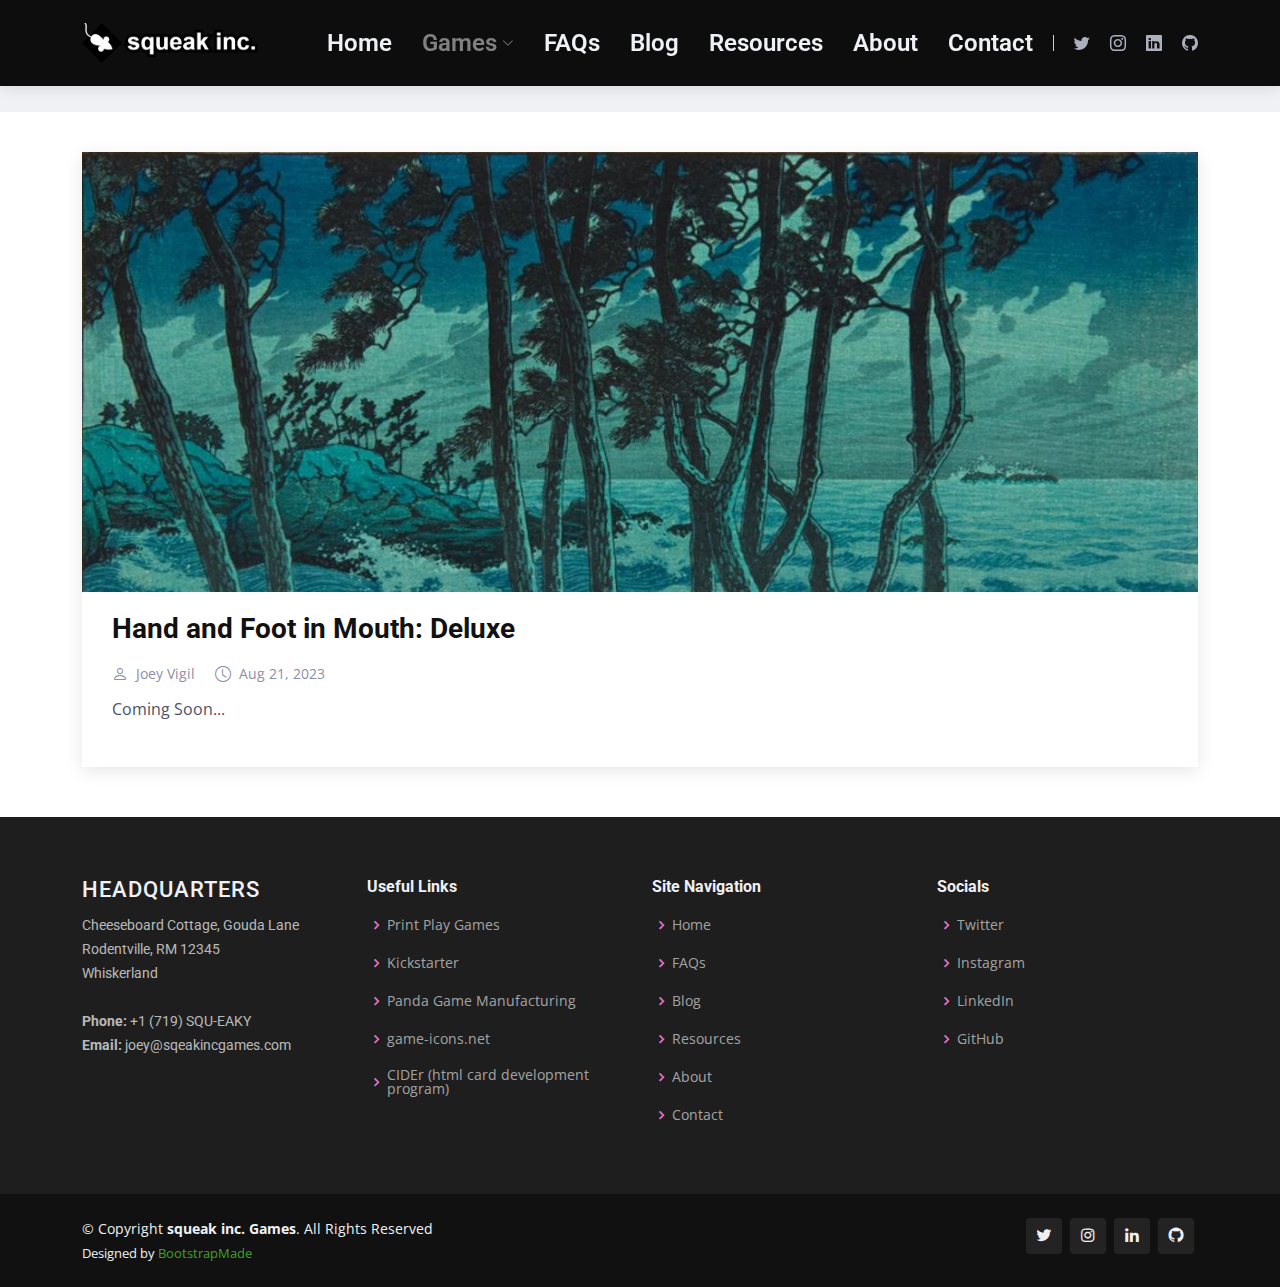
<file: handandfoot.html>
<!DOCTYPE html>
<html lang="en">

<head>
  <meta charset="utf-8">
  <meta content="width=device-width, initial-scale=1.0" name="viewport">

  <title>squeak inc. - Hand and Foot in Mouth: Deluxe</title>
  <meta content="" name="description">
  <meta content="" name="keywords">

  <!-- Favicons -->
  <link href="assets/img/favicon.png" rel="icon">
  <link href="assets/img/apple-touch-icon.png" rel="apple-touch-icon">

  <!-- Google Fonts -->
  <link href="https://fonts.googleapis.com/css?family=Open+Sans:300,300i,400,400i,600,600i,700,700i|Roboto:300,300i,400,400i,500,500i,600,600i,700,700i|Poppins:300,300i,400,400i,500,500i,600,600i,700,700i" rel="stylesheet">

  <!-- Vendor CSS Files -->
  <link href="assets/vendor/animate.css/animate.min.css" rel="stylesheet">
  <link href="assets/vendor/aos/aos.css" rel="stylesheet">
  <link href="assets/vendor/bootstrap/css/bootstrap.min.css" rel="stylesheet">
  <link href="assets/vendor/bootstrap-icons/bootstrap-icons.css" rel="stylesheet">
  <link href="assets/vendor/boxicons/css/boxicons.min.css" rel="stylesheet">
  <link href="assets/vendor/glightbox/css/glightbox.min.css" rel="stylesheet">
  <link href="assets/vendor/remixicon/remixicon.css" rel="stylesheet">
  <link href="assets/vendor/swiper/swiper-bundle.min.css" rel="stylesheet">

  <!-- Template Main CSS File -->
  <link href="assets/css/style.css" rel="stylesheet">

  <!-- =======================================================
  * Template Name: Company
  * Updated: Jul 27 2023 with Bootstrap v5.3.1
  * Template URL: https://bootstrapmade.com/company-free-html-bootstrap-template/
  * Author: BootstrapMade.com
  * License: https://bootstrapmade.com/license/
  ======================================================== -->
</head>

<body>

  <!-- ======= Header ======= -->
  <header id="header" class="fixed-top">
    <div class="container d-flex align-items-center">

      <!-- <h1 class="logo me-auto"><a href="index.html">squeak inc.</a></h1> -->
      <a href="index.html" class="logo me-auto"><img src="assets/img/logo.png" alt=""></a>
      <!-- Uncomment below if you prefer to use an image logo -->
      <!-- <a href="index.html" class="logo me-auto me-lg-0"><img src="assets/img/apple-touch-icon.png" alt="" class="img-fluid"></a> -->

      <nav id="navbar" class="navbar order-last order-lg-0">
        <ul>
          <li><a href="index.html">Home</a></li>

          <li class="dropdown"><a href="#" class="active"><span>Games</span> <i class="bi bi-chevron-down"></i></a>
            <ul>
              <li><a href="gorbinosquest.html">Gorbino's Quest</a></li>
              <li><a href="handandfoot.html">Hand and Foot in Mouth: Deluxe</a></li>
            </ul>
          </li>

          <li><a href="faq.html">FAQs</a></li>
          <li><a href="blog.html">Blog</a></li>
          <li><a href="resources.html">Resources</a></li>
          <li><a href="about.html">About</a></li>
          <li><a href="contact.html">Contact</a></li>

        </ul>
        <i class="bi bi-list mobile-nav-toggle"></i>
      </nav><!-- .navbar -->

      <div class="header-social-links d-flex">
        <a href="https://twitter.com/SettlersotCosmo" class="twitter"><i class="bu bi-twitter"></i></a>
        <a href="https://www.instagram.com/joeyvigilrobot/" class="instagram"><i class="bu bi-instagram"></i></a>
        <a href="https://www.linkedin.com/in/joeyvigil/" class="linkedin"><i class="bu bi-linkedin"></i></i></a>
        <a href="https://github.com/joeyvigil" class="linkedin"><i class="bu bi-github"></i></i></a>
      </div>

    </div>
  </header><!-- End Header -->

  <main id="main">

    <!-- ======= Breadcrumbs ======= -->
    <section id="breadcrumbs" class="breadcrumbs">
      <div class="container">
      </div>
    </section><!-- End Breadcrumbs -->

   

     <!-- ======= Blog Single Section ======= -->
     <section id="blog" class="blog">
      <div class="container" data-aos="fade-up">

        <div class="row">

          <!-- <div class="col-lg-8 entries"> -->
          <div class="entries">
            <article class="entry entry-single">

              <div class="entry-img">
                <img src="assets/img/slide/aslide1.jpg" alt="" class="img-fluid">
              </div>

              <h2 class="entry-title">
                <a href="blog-single.html">Hand and Foot in Mouth: Deluxe</a>
              </h2>

              <div class="entry-meta">
                <ul>
                  <li class="d-flex align-items-center"><i class="bi bi-person"></i> <a href="blog-single.html">Joey Vigil</a></li>
                  <li class="d-flex align-items-center"><i class="bi bi-clock"></i> <a href="blog-single.html"><time datetime="2020-01-01">Aug 21, 2023</time></a></li>
                </ul>
              </div>

              <div class="entry-content">
                <p>
                  Coming Soon...
                </p>

              </div>



            </article><!-- End blog entry -->
            
          </div><!-- End blog entries list -->

        </div>

      </div>
    </section><!-- End Blog Single Section -->
  
  </main><!-- End #main -->

  <!-- ======= Footer ======= -->
  <footer id="footer">

    <div class="footer-top">
      <div class="container">
        <div class="row">

          <div class="col-lg-3 col-md-6 footer-contact">
            <h3>Headquarters</h3>
            <p>
              Cheeseboard Cottage, Gouda Lane <br>
              Rodentville, RM 12345<br>
              Whiskerland <br><br>
              <strong>Phone:</strong> +1 (719) SQU-EAKY <br>
              <strong>Email:</strong> joey@sqeakincgames.com<br>
            </p>
          </div>

          <div class="col-lg-3 col-md-6 footer-links">
            <h4>Useful Links</h4>
            <ul>
              <li><i class="bx bx-chevron-right"></i> <a href="https://www.printplaygames.com/">Print Play Games</a></li>
              <li><i class="bx bx-chevron-right"></i> <a href="https://www.kickstarter.com/">Kickstarter</a></li>
              <li><i class="bx bx-chevron-right"></i> <a href="https://pandagm.com/">Panda Game Manufacturing</a></li>
              <li><i class="bx bx-chevron-right"></i> <a href="https://game-icons.net/">game-icons.net</a></li>
              <li><i class="bx bx-chevron-right"></i> <a href="https://github.com/oatear/cider">CIDEr (html card development program)</a></li>
            </ul>
          </div>

          <div class="col-lg-3 col-md-6 footer-links">
            <h4>Site Navigation</h4>
            <ul>
              <li><i class="bx bx-chevron-right"></i> <a href="index.html">Home</a></li>
              <li><i class="bx bx-chevron-right"></i> <a href="faq.html">FAQs</a></li>
              <li><i class="bx bx-chevron-right"></i> <a href="blog.html">Blog</a></li>
              <li><i class="bx bx-chevron-right"></i> <a href="resources.html">Resources</a></li>
              <li><i class="bx bx-chevron-right"></i> <a href="about.html">About</a></li>
              <li><i class="bx bx-chevron-right"></i> <a href="contact.html">Contact</a></li>
            </ul>
          </div>

          <div class="col-lg-3 col-md-6 footer-links">
            <h4>Socials</h4>
            <ul>
              <li><i class="bx bx-chevron-right"></i> <a href="https://twitter.com/SettlersotCosmo">Twitter</a></li>
              <li><i class="bx bx-chevron-right"></i> <a href="https://www.instagram.com/joeyvigilrobot/">Instagram</a></li>
              <li><i class="bx bx-chevron-right"></i> <a href="https://www.linkedin.com/in/joeyvigil/">LinkedIn</a></li>
              <li><i class="bx bx-chevron-right"></i> <a href="https://github.com/joeyvigil">GitHub</a></li>
            </ul>
          </div>

        </div>
      </div>
    </div>

    <div class="container d-md-flex py-4">

      <div class="me-md-auto text-center text-md-start">
        <div class="copyright">
          &copy; Copyright <strong><span>squeak inc. Games</span></strong>. All Rights Reserved
        </div>
        <div class="credits">
          <!-- All the links in the footer should remain intact. -->
          <!-- You can delete the links only if you purchased the pro version. -->
          <!-- Licensing information: https://bootstrapmade.com/license/ -->
          <!-- Purchase the pro version with working PHP/AJAX contact form: https://bootstrapmade.com/company-free-html-bootstrap-template/ -->
          Designed by <a href="https://bootstrapmade.com/">BootstrapMade</a>
        </div>
      </div>
      <div class="social-links text-center text-md-right pt-3 pt-md-0">
        <a href="https://twitter.com/SettlersotCosmo" class="twitter"><i class="bx bxl-twitter"></i></a>
        <a href="https://www.instagram.com/joeyvigilrobot/" class="instagram"><i class="bx bxl-instagram"></i></a>
        <a href="https://www.linkedin.com/in/joeyvigil/" class="linkedin"><i class="bx bxl-linkedin"></i></a>
        <a href="https://github.com/joeyvigil" class="github"><i class="bx bxl-github"></i></a>
      </div>
    </div>
  </footer><!-- End Footer -->
  
  <a href="#" class="back-to-top d-flex align-items-center justify-content-center"><i class="bi bi-arrow-up-short"></i></a>

  <!-- Vendor JS Files -->
  <script src="assets/vendor/aos/aos.js"></script>
  <script src="assets/vendor/bootstrap/js/bootstrap.bundle.min.js"></script>
  <script src="assets/vendor/glightbox/js/glightbox.min.js"></script>
  <script src="assets/vendor/isotope-layout/isotope.pkgd.min.js"></script>
  <script src="assets/vendor/swiper/swiper-bundle.min.js"></script>
  <script src="assets/vendor/waypoints/noframework.waypoints.js"></script>
  <script src="assets/vendor/php-email-form/validate.js"></script>

  <!-- Template Main JS File -->
  <script src="assets/js/main.js"></script>

</body>

</html>
</file>
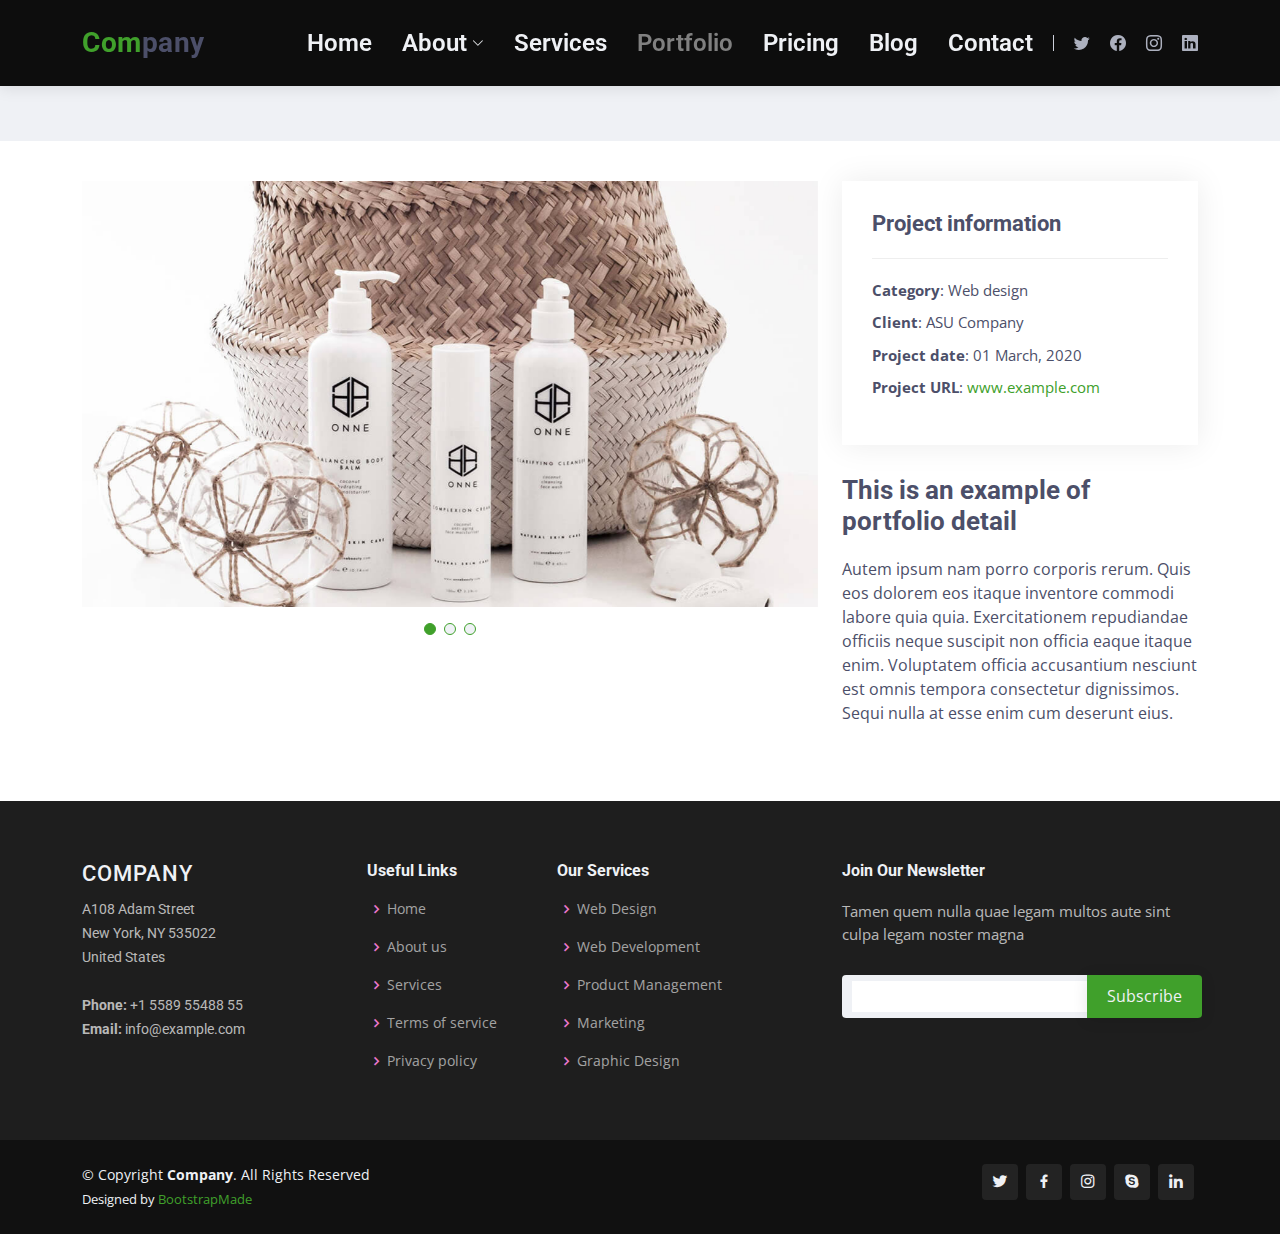
<file: portfolio-details.html>
<!DOCTYPE html>
<html lang="en">

<head>
  <meta charset="utf-8">
  <meta content="width=device-width, initial-scale=1.0" name="viewport">

  <title>Portfolio Details - Company Bootstrap Template</title>
  <meta content="" name="description">
  <meta content="" name="keywords">

  <!-- Favicons -->
  <link href="assets/img/favicon.png" rel="icon">
  <link href="assets/img/apple-touch-icon.png" rel="apple-touch-icon">

  <!-- Google Fonts -->
  <link href="https://fonts.googleapis.com/css?family=Open+Sans:300,300i,400,400i,600,600i,700,700i|Roboto:300,300i,400,400i,500,500i,600,600i,700,700i|Poppins:300,300i,400,400i,500,500i,600,600i,700,700i" rel="stylesheet">

  <!-- Vendor CSS Files -->
  <link href="assets/vendor/animate.css/animate.min.css" rel="stylesheet">
  <link href="assets/vendor/aos/aos.css" rel="stylesheet">
  <link href="assets/vendor/bootstrap/css/bootstrap.min.css" rel="stylesheet">
  <link href="assets/vendor/bootstrap-icons/bootstrap-icons.css" rel="stylesheet">
  <link href="assets/vendor/boxicons/css/boxicons.min.css" rel="stylesheet">
  <link href="assets/vendor/glightbox/css/glightbox.min.css" rel="stylesheet">
  <link href="assets/vendor/remixicon/remixicon.css" rel="stylesheet">
  <link href="assets/vendor/swiper/swiper-bundle.min.css" rel="stylesheet">

  <!-- Template Main CSS File -->
  <link href="assets/css/style.css" rel="stylesheet">

  <!-- =======================================================
  * Template Name: Company
  * Updated: Jul 27 2023 with Bootstrap v5.3.1
  * Template URL: https://bootstrapmade.com/company-free-html-bootstrap-template/
  * Author: BootstrapMade.com
  * License: https://bootstrapmade.com/license/
  ======================================================== -->
</head>

<body>

  <!-- ======= Header ======= -->
  <header id="header" class="fixed-top">
    <div class="container d-flex align-items-center">

      <h1 class="logo me-auto"><a href="index.html"><span>Com</span>pany</a></h1>
      <!-- Uncomment below if you prefer to use an image logo -->
      <!-- <a href="index.html" class="logo me-auto me-lg-0"><img src="assets/img/logo.png" alt="" class="img-fluid"></a>-->

      <nav id="navbar" class="navbar order-last order-lg-0">
        <ul>
          <li><a href="index.html">Home</a></li>

          <li class="dropdown"><a href="#"><span>About</span> <i class="bi bi-chevron-down"></i></a>
            <ul>
              <li><a href="about.html">About Us</a></li>
              <li><a href="team.html">Team</a></li>
              <li><a href="testimonials.html">Testimonials</a></li>
              <li class="dropdown"><a href="#"><span>Deep Drop Down</span> <i class="bi bi-chevron-right"></i></a>
                <ul>
                  <li><a href="#">Deep Drop Down 1</a></li>
                  <li><a href="#">Deep Drop Down 2</a></li>
                  <li><a href="#">Deep Drop Down 3</a></li>
                  <li><a href="#">Deep Drop Down 4</a></li>
                  <li><a href="#">Deep Drop Down 5</a></li>
                </ul>
              </li>
            </ul>
          </li>

          <li><a href="services.html">Services</a></li>
          <li><a href="portfolio.html" class="active">Portfolio</a></li>
          <li><a href="pricing.html">Pricing</a></li>
          <li><a href="blog.html">Blog</a></li>
          <li><a href="contact.html">Contact</a></li>

        </ul>
        <i class="bi bi-list mobile-nav-toggle"></i>
      </nav><!-- .navbar -->

      <div class="header-social-links d-flex">
        <a href="#" class="twitter"><i class="bu bi-twitter"></i></a>
        <a href="#" class="facebook"><i class="bu bi-facebook"></i></a>
        <a href="#" class="instagram"><i class="bu bi-instagram"></i></a>
        <a href="#" class="linkedin"><i class="bu bi-linkedin"></i></i></a>
      </div>

    </div>
  </header><!-- End Header -->

  <main id="main">

    <!-- ======= Breadcrumbs ======= -->
    <section id="breadcrumbs" class="breadcrumbs">
      <div class="container">

        <div class="d-flex justify-content-between align-items-center">
          <h2>Portfolio Details</h2>
          <ol>
            <li><a href="index.html">Home</a></li>
            <li><a href="portfolio.html">Portfolio</a></li>
            <li>Portfolio Details</li>
          </ol>
        </div>

      </div>
    </section><!-- End Breadcrumbs -->

    <!-- ======= Portfolio Details Section ======= -->
    <section id="portfolio-details" class="portfolio-details">
      <div class="container" data-aos="fade-up">

        <div class="row gy-4">

          <div class="col-lg-8">
            <div class="portfolio-details-slider swiper">
              <div class="swiper-wrapper align-items-center">

                <div class="swiper-slide">
                  <img src="assets/img/portfolio/portfolio-details-1.jpg" alt="">
                </div>

                <div class="swiper-slide">
                  <img src="assets/img/portfolio/portfolio-details-2.jpg" alt="">
                </div>

                <div class="swiper-slide">
                  <img src="assets/img/portfolio/portfolio-details-3.jpg" alt="">
                </div>

              </div>
              <div class="swiper-pagination"></div>
            </div>
          </div>

          <div class="col-lg-4">
            <div class="portfolio-info">
              <h3>Project information</h3>
              <ul>
                <li><strong>Category</strong>: Web design</li>
                <li><strong>Client</strong>: ASU Company</li>
                <li><strong>Project date</strong>: 01 March, 2020</li>
                <li><strong>Project URL</strong>: <a href="#">www.example.com</a></li>
              </ul>
            </div>
            <div class="portfolio-description">
              <h2>This is an example of portfolio detail</h2>
              <p>
                Autem ipsum nam porro corporis rerum. Quis eos dolorem eos itaque inventore commodi labore quia quia. Exercitationem repudiandae officiis neque suscipit non officia eaque itaque enim. Voluptatem officia accusantium nesciunt est omnis tempora consectetur dignissimos. Sequi nulla at esse enim cum deserunt eius.
              </p>
            </div>
          </div>

        </div>

      </div>
    </section><!-- End Portfolio Details Section -->

  </main><!-- End #main -->

  <!-- ======= Footer ======= -->
  <footer id="footer">

    <div class="footer-top">
      <div class="container">
        <div class="row">

          <div class="col-lg-3 col-md-6 footer-contact">
            <h3>Company</h3>
            <p>
              A108 Adam Street <br>
              New York, NY 535022<br>
              United States <br><br>
              <strong>Phone:</strong> +1 5589 55488 55<br>
              <strong>Email:</strong> info@example.com<br>
            </p>
          </div>

          <div class="col-lg-2 col-md-6 footer-links">
            <h4>Useful Links</h4>
            <ul>
              <li><i class="bx bx-chevron-right"></i> <a href="#">Home</a></li>
              <li><i class="bx bx-chevron-right"></i> <a href="#">About us</a></li>
              <li><i class="bx bx-chevron-right"></i> <a href="#">Services</a></li>
              <li><i class="bx bx-chevron-right"></i> <a href="#">Terms of service</a></li>
              <li><i class="bx bx-chevron-right"></i> <a href="#">Privacy policy</a></li>
            </ul>
          </div>

          <div class="col-lg-3 col-md-6 footer-links">
            <h4>Our Services</h4>
            <ul>
              <li><i class="bx bx-chevron-right"></i> <a href="#">Web Design</a></li>
              <li><i class="bx bx-chevron-right"></i> <a href="#">Web Development</a></li>
              <li><i class="bx bx-chevron-right"></i> <a href="#">Product Management</a></li>
              <li><i class="bx bx-chevron-right"></i> <a href="#">Marketing</a></li>
              <li><i class="bx bx-chevron-right"></i> <a href="#">Graphic Design</a></li>
            </ul>
          </div>

          <div class="col-lg-4 col-md-6 footer-newsletter">
            <h4>Join Our Newsletter</h4>
            <p>Tamen quem nulla quae legam multos aute sint culpa legam noster magna</p>
            <form action="" method="post">
              <input type="email" name="email"><input type="submit" value="Subscribe">
            </form>
          </div>

        </div>
      </div>
    </div>

    <div class="container d-md-flex py-4">

      <div class="me-md-auto text-center text-md-start">
        <div class="copyright">
          &copy; Copyright <strong><span>Company</span></strong>. All Rights Reserved
        </div>
        <div class="credits">
          <!-- All the links in the footer should remain intact. -->
          <!-- You can delete the links only if you purchased the pro version. -->
          <!-- Licensing information: https://bootstrapmade.com/license/ -->
          <!-- Purchase the pro version with working PHP/AJAX contact form: https://bootstrapmade.com/company-free-html-bootstrap-template/ -->
          Designed by <a href="https://bootstrapmade.com/">BootstrapMade</a>
        </div>
      </div>
      <div class="social-links text-center text-md-right pt-3 pt-md-0">
        <a href="#" class="twitter"><i class="bx bxl-twitter"></i></a>
        <a href="#" class="facebook"><i class="bx bxl-facebook"></i></a>
        <a href="#" class="instagram"><i class="bx bxl-instagram"></i></a>
        <a href="#" class="google-plus"><i class="bx bxl-skype"></i></a>
        <a href="#" class="linkedin"><i class="bx bxl-linkedin"></i></a>
      </div>
    </div>
  </footer><!-- End Footer -->

  <a href="#" class="back-to-top d-flex align-items-center justify-content-center"><i class="bi bi-arrow-up-short"></i></a>

  <!-- Vendor JS Files -->
  <script src="assets/vendor/aos/aos.js"></script>
  <script src="assets/vendor/bootstrap/js/bootstrap.bundle.min.js"></script>
  <script src="assets/vendor/glightbox/js/glightbox.min.js"></script>
  <script src="assets/vendor/isotope-layout/isotope.pkgd.min.js"></script>
  <script src="assets/vendor/swiper/swiper-bundle.min.js"></script>
  <script src="assets/vendor/waypoints/noframework.waypoints.js"></script>
  <script src="assets/vendor/php-email-form/validate.js"></script>

  <!-- Template Main JS File -->
  <script src="assets/js/main.js"></script>

</body>

</html>
</file>
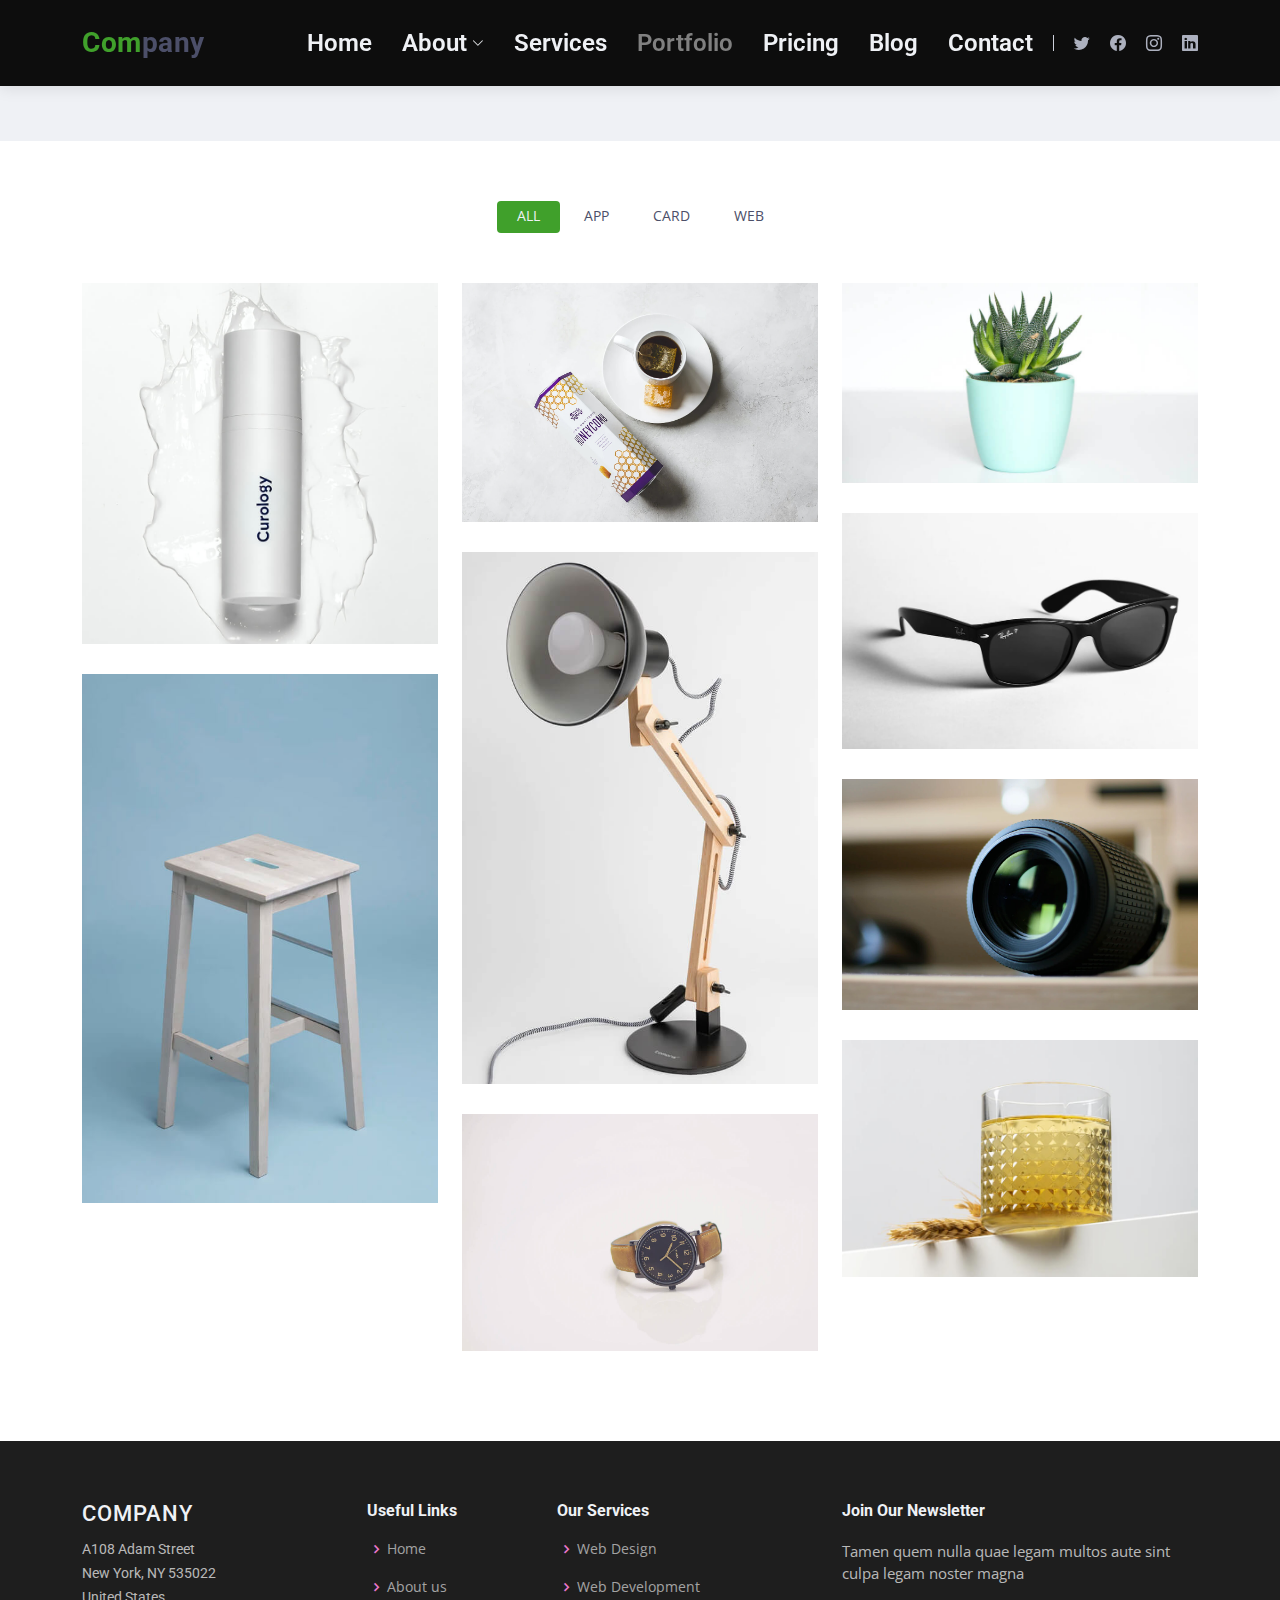
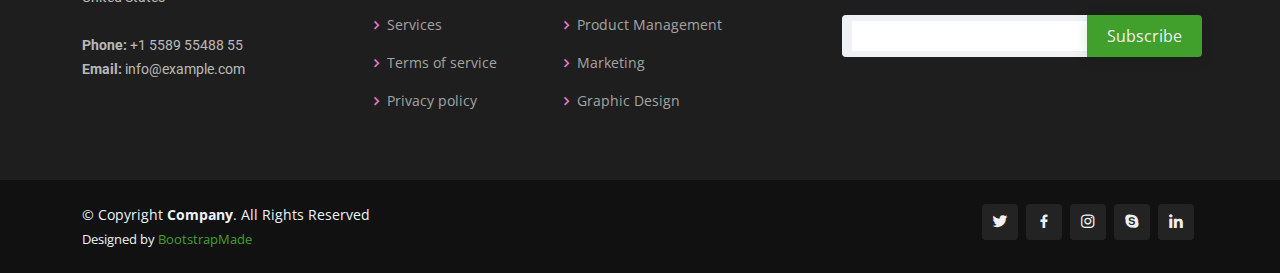
<file: portfolio.html>
<!DOCTYPE html>
<html lang="en">

<head>
  <meta charset="utf-8">
  <meta content="width=device-width, initial-scale=1.0" name="viewport">

  <title>Portfolio - Company Bootstrap Template</title>
  <meta content="" name="description">
  <meta content="" name="keywords">

  <!-- Favicons -->
  <link href="assets/img/favicon.png" rel="icon">
  <link href="assets/img/apple-touch-icon.png" rel="apple-touch-icon">

  <!-- Google Fonts -->
  <link href="https://fonts.googleapis.com/css?family=Open+Sans:300,300i,400,400i,600,600i,700,700i|Roboto:300,300i,400,400i,500,500i,600,600i,700,700i|Poppins:300,300i,400,400i,500,500i,600,600i,700,700i" rel="stylesheet">

  <!-- Vendor CSS Files -->
  <link href="assets/vendor/animate.css/animate.min.css" rel="stylesheet">
  <link href="assets/vendor/aos/aos.css" rel="stylesheet">
  <link href="assets/vendor/bootstrap/css/bootstrap.min.css" rel="stylesheet">
  <link href="assets/vendor/bootstrap-icons/bootstrap-icons.css" rel="stylesheet">
  <link href="assets/vendor/boxicons/css/boxicons.min.css" rel="stylesheet">
  <link href="assets/vendor/glightbox/css/glightbox.min.css" rel="stylesheet">
  <link href="assets/vendor/remixicon/remixicon.css" rel="stylesheet">
  <link href="assets/vendor/swiper/swiper-bundle.min.css" rel="stylesheet">

  <!-- Template Main CSS File -->
  <link href="assets/css/style.css" rel="stylesheet">

  <!-- =======================================================
  * Template Name: Company
  * Updated: Jul 27 2023 with Bootstrap v5.3.1
  * Template URL: https://bootstrapmade.com/company-free-html-bootstrap-template/
  * Author: BootstrapMade.com
  * License: https://bootstrapmade.com/license/
  ======================================================== -->
</head>

<body>

  <!-- ======= Header ======= -->
  <header id="header" class="fixed-top">
    <div class="container d-flex align-items-center">

      <h1 class="logo me-auto"><a href="index.html"><span>Com</span>pany</a></h1>
      <!-- Uncomment below if you prefer to use an image logo -->
      <!-- <a href="index.html" class="logo me-auto me-lg-0"><img src="assets/img/logo.png" alt="" class="img-fluid"></a>-->

      <nav id="navbar" class="navbar order-last order-lg-0">
        <ul>
          <li><a href="index.html">Home</a></li>

          <li class="dropdown"><a href="#"><span>About</span> <i class="bi bi-chevron-down"></i></a>
            <ul>
              <li><a href="about.html">About Us</a></li>
              <li><a href="team.html">Team</a></li>
              <li><a href="testimonials.html">Testimonials</a></li>
              <li class="dropdown"><a href="#"><span>Deep Drop Down</span> <i class="bi bi-chevron-right"></i></a>
                <ul>
                  <li><a href="#">Deep Drop Down 1</a></li>
                  <li><a href="#">Deep Drop Down 2</a></li>
                  <li><a href="#">Deep Drop Down 3</a></li>
                  <li><a href="#">Deep Drop Down 4</a></li>
                  <li><a href="#">Deep Drop Down 5</a></li>
                </ul>
              </li>
            </ul>
          </li>

          <li><a href="services.html">Services</a></li>
          <li><a href="portfolio.html" class="active">Portfolio</a></li>
          <li><a href="pricing.html">Pricing</a></li>
          <li><a href="blog.html">Blog</a></li>
          <li><a href="contact.html">Contact</a></li>

        </ul>
        <i class="bi bi-list mobile-nav-toggle"></i>
      </nav><!-- .navbar -->

      <div class="header-social-links d-flex">
        <a href="#" class="twitter"><i class="bu bi-twitter"></i></a>
        <a href="#" class="facebook"><i class="bu bi-facebook"></i></a>
        <a href="#" class="instagram"><i class="bu bi-instagram"></i></a>
        <a href="#" class="linkedin"><i class="bu bi-linkedin"></i></i></a>
      </div>

    </div>
  </header><!-- End Header -->

  <main id="main">

    <!-- ======= Breadcrumbs ======= -->
    <section id="breadcrumbs" class="breadcrumbs">
      <div class="container">

        <div class="d-flex justify-content-between align-items-center">
          <h2>Portfolio</h2>
          <ol>
            <li><a href="index.html">Home</a></li>
            <li>Portfolio</li>
          </ol>
        </div>

      </div>
    </section><!-- End Breadcrumbs -->

    <!-- ======= Portfolio Section ======= -->
    <section id="portfolio" class="portfolio">
      <div class="container">

        <div class="row" data-aos="fade-up">
          <div class="col-lg-12 d-flex justify-content-center">
            <ul id="portfolio-flters">
              <li data-filter="*" class="filter-active">All</li>
              <li data-filter=".filter-app">App</li>
              <li data-filter=".filter-card">Card</li>
              <li data-filter=".filter-web">Web</li>
            </ul>
          </div>
        </div>

        <div class="row portfolio-container" data-aos="fade-up">

          <div class="col-lg-4 col-md-6 portfolio-item filter-app">
            <img src="assets/img/portfolio/portfolio-1.jpg" class="img-fluid" alt="">
            <div class="portfolio-info">
              <h4>App 1</h4>
              <p>App</p>
              <a href="assets/img/portfolio/portfolio-1.jpg" data-gallery="portfolioGallery" class="portfolio-lightbox preview-link" title="App 1"><i class="bx bx-plus"></i></a>
              <a href="portfolio-details.html" class="details-link" title="More Details"><i class="bx bx-link"></i></a>
            </div>
          </div>

          <div class="col-lg-4 col-md-6 portfolio-item filter-web">
            <img src="assets/img/portfolio/portfolio-2.jpg" class="img-fluid" alt="">
            <div class="portfolio-info">
              <h4>Web 3</h4>
              <p>Web</p>
              <a href="assets/img/portfolio/portfolio-2.jpg" data-gallery="portfolioGallery" class="portfolio-lightbox preview-link" title="Web 3"><i class="bx bx-plus"></i></a>
              <a href="portfolio-details.html" class="details-link" title="More Details"><i class="bx bx-link"></i></a>
            </div>
          </div>

          <div class="col-lg-4 col-md-6 portfolio-item filter-app">
            <img src="assets/img/portfolio/portfolio-3.jpg" class="img-fluid" alt="">
            <div class="portfolio-info">
              <h4>App 2</h4>
              <p>App</p>
              <a href="assets/img/portfolio/portfolio-3.jpg" data-gallery="portfolioGallery" class="portfolio-lightbox preview-link" title="App 2"><i class="bx bx-plus"></i></a>
              <a href="portfolio-details.html" class="details-link" title="More Details"><i class="bx bx-link"></i></a>
            </div>
          </div>

          <div class="col-lg-4 col-md-6 portfolio-item filter-card">
            <img src="assets/img/portfolio/portfolio-4.jpg" class="img-fluid" alt="">
            <div class="portfolio-info">
              <h4>Card 2</h4>
              <p>Card</p>
              <a href="assets/img/portfolio/portfolio-4.jpg" data-gallery="portfolioGallery" class="portfolio-lightbox preview-link" title="Card 2"><i class="bx bx-plus"></i></a>
              <a href="portfolio-details.html" class="details-link" title="More Details"><i class="bx bx-link"></i></a>
            </div>
          </div>

          <div class="col-lg-4 col-md-6 portfolio-item filter-web">
            <img src="assets/img/portfolio/portfolio-5.jpg" class="img-fluid" alt="">
            <div class="portfolio-info">
              <h4>Web 2</h4>
              <p>Web</p>
              <a href="assets/img/portfolio/portfolio-5.jpg" data-gallery="portfolioGallery" class="portfolio-lightbox preview-link" title="Web 2"><i class="bx bx-plus"></i></a>
              <a href="portfolio-details.html" class="details-link" title="More Details"><i class="bx bx-link"></i></a>
            </div>
          </div>

          <div class="col-lg-4 col-md-6 portfolio-item filter-app">
            <img src="assets/img/portfolio/portfolio-6.jpg" class="img-fluid" alt="">
            <div class="portfolio-info">
              <h4>App 3</h4>
              <p>App</p>
              <a href="assets/img/portfolio/portfolio-6.jpg" data-gallery="portfolioGallery" class="portfolio-lightbox preview-link" title="App 3"><i class="bx bx-plus"></i></a>
              <a href="portfolio-details.html" class="details-link" title="More Details"><i class="bx bx-link"></i></a>
            </div>
          </div>

          <div class="col-lg-4 col-md-6 portfolio-item filter-card">
            <img src="assets/img/portfolio/portfolio-7.jpg" class="img-fluid" alt="">
            <div class="portfolio-info">
              <h4>Card 1</h4>
              <p>Card</p>
              <a href="assets/img/portfolio/portfolio-7.jpg" data-gallery="portfolioGallery" class="portfolio-lightbox preview-link" title="Card 1"><i class="bx bx-plus"></i></a>
              <a href="portfolio-details.html" class="details-link" title="More Details"><i class="bx bx-link"></i></a>
            </div>
          </div>

          <div class="col-lg-4 col-md-6 portfolio-item filter-card">
            <img src="assets/img/portfolio/portfolio-8.jpg" class="img-fluid" alt="">
            <div class="portfolio-info">
              <h4>Card 3</h4>
              <p>Card</p>
              <a href="assets/img/portfolio/portfolio-8.jpg" data-gallery="portfolioGallery" class="portfolio-lightbox preview-link" title="Card 3"><i class="bx bx-plus"></i></a>
              <a href="portfolio-details.html" class="details-link" title="More Details"><i class="bx bx-link"></i></a>
            </div>
          </div>

          <div class="col-lg-4 col-md-6 portfolio-item filter-web">
            <img src="assets/img/portfolio/portfolio-9.jpg" class="img-fluid" alt="">
            <div class="portfolio-info">
              <h4>Web 3</h4>
              <p>Web</p>
              <a href="assets/img/portfolio/portfolio-9.jpg" data-gallery="portfolioGallery" class="portfolio-lightbox preview-link" title="Web 3"><i class="bx bx-plus"></i></a>
              <a href="portfolio-details.html" class="details-link" title="More Details"><i class="bx bx-link"></i></a>
            </div>
          </div>

        </div>

      </div>
    </section><!-- End Portfolio Section -->

  </main><!-- End #main -->

  <!-- ======= Footer ======= -->
  <footer id="footer">

    <div class="footer-top">
      <div class="container">
        <div class="row">

          <div class="col-lg-3 col-md-6 footer-contact">
            <h3>Company</h3>
            <p>
              A108 Adam Street <br>
              New York, NY 535022<br>
              United States <br><br>
              <strong>Phone:</strong> +1 5589 55488 55<br>
              <strong>Email:</strong> info@example.com<br>
            </p>
          </div>

          <div class="col-lg-2 col-md-6 footer-links">
            <h4>Useful Links</h4>
            <ul>
              <li><i class="bx bx-chevron-right"></i> <a href="#">Home</a></li>
              <li><i class="bx bx-chevron-right"></i> <a href="#">About us</a></li>
              <li><i class="bx bx-chevron-right"></i> <a href="#">Services</a></li>
              <li><i class="bx bx-chevron-right"></i> <a href="#">Terms of service</a></li>
              <li><i class="bx bx-chevron-right"></i> <a href="#">Privacy policy</a></li>
            </ul>
          </div>

          <div class="col-lg-3 col-md-6 footer-links">
            <h4>Our Services</h4>
            <ul>
              <li><i class="bx bx-chevron-right"></i> <a href="#">Web Design</a></li>
              <li><i class="bx bx-chevron-right"></i> <a href="#">Web Development</a></li>
              <li><i class="bx bx-chevron-right"></i> <a href="#">Product Management</a></li>
              <li><i class="bx bx-chevron-right"></i> <a href="#">Marketing</a></li>
              <li><i class="bx bx-chevron-right"></i> <a href="#">Graphic Design</a></li>
            </ul>
          </div>

          <div class="col-lg-4 col-md-6 footer-newsletter">
            <h4>Join Our Newsletter</h4>
            <p>Tamen quem nulla quae legam multos aute sint culpa legam noster magna</p>
            <form action="" method="post">
              <input type="email" name="email"><input type="submit" value="Subscribe">
            </form>
          </div>

        </div>
      </div>
    </div>

    <div class="container d-md-flex py-4">

      <div class="me-md-auto text-center text-md-start">
        <div class="copyright">
          &copy; Copyright <strong><span>Company</span></strong>. All Rights Reserved
        </div>
        <div class="credits">
          <!-- All the links in the footer should remain intact. -->
          <!-- You can delete the links only if you purchased the pro version. -->
          <!-- Licensing information: https://bootstrapmade.com/license/ -->
          <!-- Purchase the pro version with working PHP/AJAX contact form: https://bootstrapmade.com/company-free-html-bootstrap-template/ -->
          Designed by <a href="https://bootstrapmade.com/">BootstrapMade</a>
        </div>
      </div>
      <div class="social-links text-center text-md-right pt-3 pt-md-0">
        <a href="#" class="twitter"><i class="bx bxl-twitter"></i></a>
        <a href="#" class="facebook"><i class="bx bxl-facebook"></i></a>
        <a href="#" class="instagram"><i class="bx bxl-instagram"></i></a>
        <a href="#" class="google-plus"><i class="bx bxl-skype"></i></a>
        <a href="#" class="linkedin"><i class="bx bxl-linkedin"></i></a>
      </div>
    </div>
  </footer><!-- End Footer -->

  <a href="#" class="back-to-top d-flex align-items-center justify-content-center"><i class="bi bi-arrow-up-short"></i></a>

  <!-- Vendor JS Files -->
  <script src="assets/vendor/aos/aos.js"></script>
  <script src="assets/vendor/bootstrap/js/bootstrap.bundle.min.js"></script>
  <script src="assets/vendor/glightbox/js/glightbox.min.js"></script>
  <script src="assets/vendor/isotope-layout/isotope.pkgd.min.js"></script>
  <script src="assets/vendor/swiper/swiper-bundle.min.js"></script>
  <script src="assets/vendor/waypoints/noframework.waypoints.js"></script>
  <script src="assets/vendor/php-email-form/validate.js"></script>

  <!-- Template Main JS File -->
  <script src="assets/js/main.js"></script>

</body>

</html>
</file>
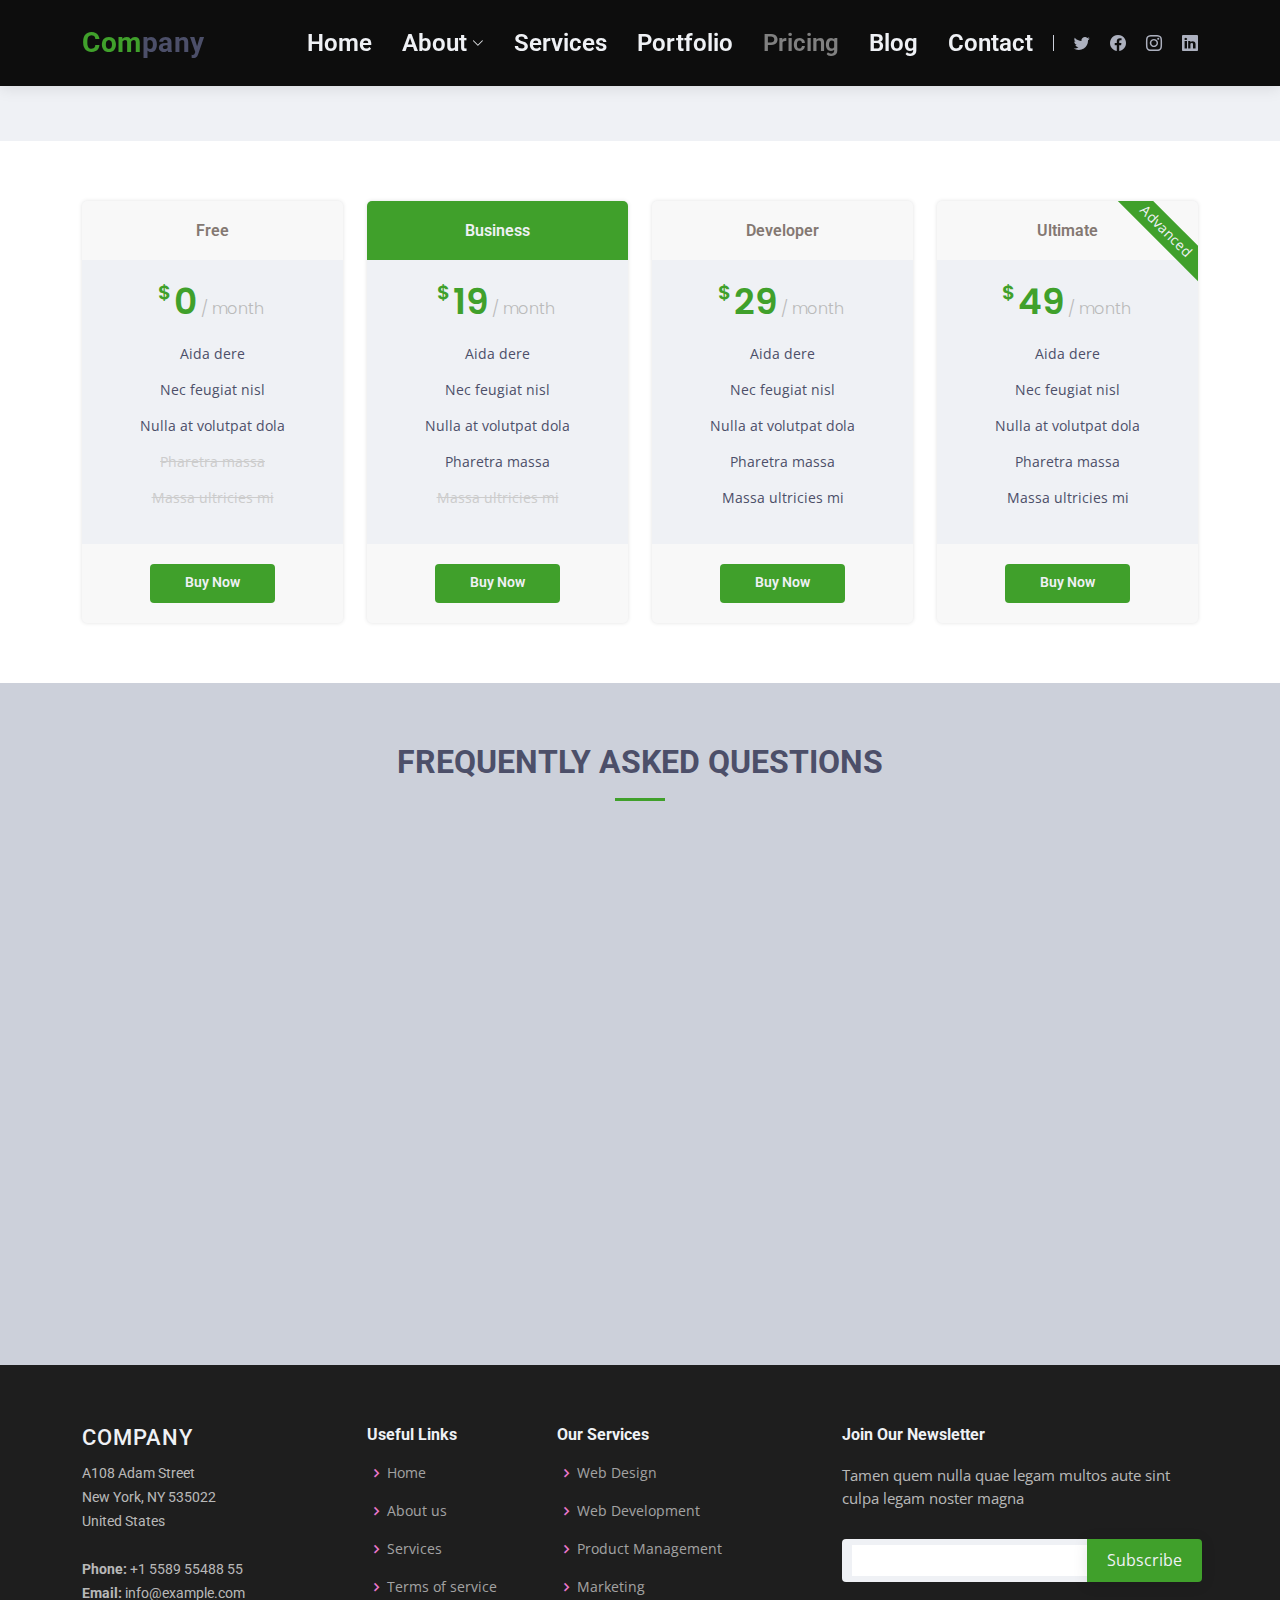
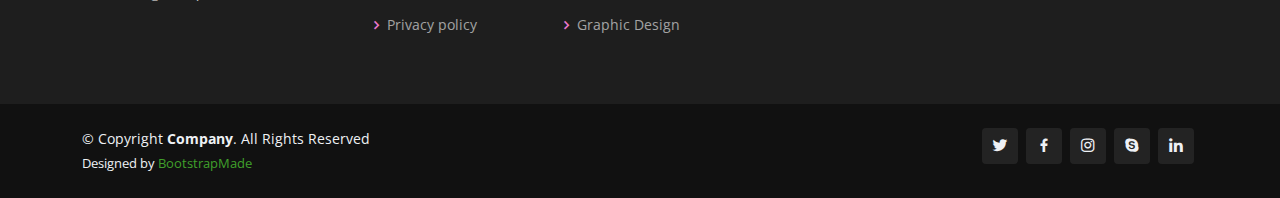
<file: pricing.html>
<!DOCTYPE html>
<html lang="en">

<head>
  <meta charset="utf-8">
  <meta content="width=device-width, initial-scale=1.0" name="viewport">

  <title>Pricing - Company Bootstrap Template</title>
  <meta content="" name="description">
  <meta content="" name="keywords">

  <!-- Favicons -->
  <link href="assets/img/favicon.png" rel="icon">
  <link href="assets/img/apple-touch-icon.png" rel="apple-touch-icon">

  <!-- Google Fonts -->
  <link href="https://fonts.googleapis.com/css?family=Open+Sans:300,300i,400,400i,600,600i,700,700i|Roboto:300,300i,400,400i,500,500i,600,600i,700,700i|Poppins:300,300i,400,400i,500,500i,600,600i,700,700i" rel="stylesheet">

  <!-- Vendor CSS Files -->
  <link href="assets/vendor/animate.css/animate.min.css" rel="stylesheet">
  <link href="assets/vendor/aos/aos.css" rel="stylesheet">
  <link href="assets/vendor/bootstrap/css/bootstrap.min.css" rel="stylesheet">
  <link href="assets/vendor/bootstrap-icons/bootstrap-icons.css" rel="stylesheet">
  <link href="assets/vendor/boxicons/css/boxicons.min.css" rel="stylesheet">
  <link href="assets/vendor/glightbox/css/glightbox.min.css" rel="stylesheet">
  <link href="assets/vendor/remixicon/remixicon.css" rel="stylesheet">
  <link href="assets/vendor/swiper/swiper-bundle.min.css" rel="stylesheet">

  <!-- Template Main CSS File -->
  <link href="assets/css/style.css" rel="stylesheet">

  <!-- =======================================================
  * Template Name: Company
  * Updated: Jul 27 2023 with Bootstrap v5.3.1
  * Template URL: https://bootstrapmade.com/company-free-html-bootstrap-template/
  * Author: BootstrapMade.com
  * License: https://bootstrapmade.com/license/
  ======================================================== -->
</head>

<body>

  <!-- ======= Header ======= -->
  <header id="header" class="fixed-top">
    <div class="container d-flex align-items-center">

      <h1 class="logo me-auto"><a href="index.html"><span>Com</span>pany</a></h1>
      <!-- Uncomment below if you prefer to use an image logo -->
      <!-- <a href="index.html" class="logo me-auto me-lg-0"><img src="assets/img/logo.png" alt="" class="img-fluid"></a>-->

      <nav id="navbar" class="navbar order-last order-lg-0">
        <ul>
          <li><a href="index.html">Home</a></li>

          <li class="dropdown"><a href="#"><span>About</span> <i class="bi bi-chevron-down"></i></a>
            <ul>
              <li><a href="about.html">About Us</a></li>
              <li><a href="team.html">Team</a></li>
              <li><a href="testimonials.html">Testimonials</a></li>
              <li class="dropdown"><a href="#"><span>Deep Drop Down</span> <i class="bi bi-chevron-right"></i></a>
                <ul>
                  <li><a href="#">Deep Drop Down 1</a></li>
                  <li><a href="#">Deep Drop Down 2</a></li>
                  <li><a href="#">Deep Drop Down 3</a></li>
                  <li><a href="#">Deep Drop Down 4</a></li>
                  <li><a href="#">Deep Drop Down 5</a></li>
                </ul>
              </li>
            </ul>
          </li>

          <li><a href="services.html">Services</a></li>
          <li><a href="portfolio.html">Portfolio</a></li>
          <li><a href="pricing.html" class="active">Pricing</a></li>
          <li><a href="blog.html">Blog</a></li>
          <li><a href="contact.html">Contact</a></li>

        </ul>
        <i class="bi bi-list mobile-nav-toggle"></i>
      </nav><!-- .navbar -->

      <div class="header-social-links d-flex">
        <a href="#" class="twitter"><i class="bu bi-twitter"></i></a>
        <a href="#" class="facebook"><i class="bu bi-facebook"></i></a>
        <a href="#" class="instagram"><i class="bu bi-instagram"></i></a>
        <a href="#" class="linkedin"><i class="bu bi-linkedin"></i></i></a>
      </div>

    </div>
  </header><!-- End Header -->

  <main id="main">

    <!-- ======= Breadcrumbs ======= -->
    <section id="breadcrumbs" class="breadcrumbs">
      <div class="container">

        <div class="d-flex justify-content-between align-items-center">
          <h2>Pricing</h2>
          <ol>
            <li><a href="index.html">Home</a></li>
            <li>Pricing</li>
          </ol>
        </div>

      </div>
    </section><!-- End Breadcrumbs -->

    <!-- ======= Pricing Section ======= -->
    <section id="pricing" class="pricing">
      <div class="container" data-aos="fade-up">

        <div class="row">

          <div class="col-lg-3 col-md-6">
            <div class="box">
              <h3>Free</h3>
              <h4><sup>$</sup>0<span> / month</span></h4>
              <ul>
                <li>Aida dere</li>
                <li>Nec feugiat nisl</li>
                <li>Nulla at volutpat dola</li>
                <li class="na">Pharetra massa</li>
                <li class="na">Massa ultricies mi</li>
              </ul>
              <div class="btn-wrap">
                <a href="#" class="btn-buy">Buy Now</a>
              </div>
            </div>
          </div>

          <div class="col-lg-3 col-md-6 mt-4 mt-md-0">
            <div class="box featured">
              <h3>Business</h3>
              <h4><sup>$</sup>19<span> / month</span></h4>
              <ul>
                <li>Aida dere</li>
                <li>Nec feugiat nisl</li>
                <li>Nulla at volutpat dola</li>
                <li>Pharetra massa</li>
                <li class="na">Massa ultricies mi</li>
              </ul>
              <div class="btn-wrap">
                <a href="#" class="btn-buy">Buy Now</a>
              </div>
            </div>
          </div>

          <div class="col-lg-3 col-md-6 mt-4 mt-lg-0">
            <div class="box">
              <h3>Developer</h3>
              <h4><sup>$</sup>29<span> / month</span></h4>
              <ul>
                <li>Aida dere</li>
                <li>Nec feugiat nisl</li>
                <li>Nulla at volutpat dola</li>
                <li>Pharetra massa</li>
                <li>Massa ultricies mi</li>
              </ul>
              <div class="btn-wrap">
                <a href="#" class="btn-buy">Buy Now</a>
              </div>
            </div>
          </div>

          <div class="col-lg-3 col-md-6 mt-4 mt-lg-0">
            <div class="box">
              <span class="advanced">Advanced</span>
              <h3>Ultimate</h3>
              <h4><sup>$</sup>49<span> / month</span></h4>
              <ul>
                <li>Aida dere</li>
                <li>Nec feugiat nisl</li>
                <li>Nulla at volutpat dola</li>
                <li>Pharetra massa</li>
                <li>Massa ultricies mi</li>
              </ul>
              <div class="btn-wrap">
                <a href="#" class="btn-buy">Buy Now</a>
              </div>
            </div>
          </div>

        </div>

      </div>
    </section><!-- End Pricing Section -->

    <!-- ======= Frequently Asked Questions Section ======= -->
    <section id="faq" class="faq section-bg">
      <div class="container" data-aos="fade-up">

        <div class="section-title">
          <h2>Frequently Asked Questions</h2>
        </div>

        <div class="faq-list">
          <ul>
            <li data-aos="fade-up">
              <i class="bx bx-help-circle icon-help"></i> <a data-bs-toggle="collapse" class="collapse" data-bs-target="#faq-list-1">Non consectetur a erat nam at lectus urna duis? <i class="bx bx-chevron-down icon-show"></i><i class="bx bx-chevron-up icon-close"></i></a>
              <div id="faq-list-1" class="collapse show" data-bs-parent=".faq-list">
                <p>
                  Feugiat pretium nibh ipsum consequat. Tempus iaculis urna id volutpat lacus laoreet non curabitur gravida. Venenatis lectus magna fringilla urna porttitor rhoncus dolor purus non.
                </p>
              </div>
            </li>

            <li data-aos="fade-up" data-aos-delay="100">
              <i class="bx bx-help-circle icon-help"></i> <a data-bs-toggle="collapse" data-bs-target="#faq-list-2" class="collapsed">Feugiat scelerisque varius morbi enim nunc? <i class="bx bx-chevron-down icon-show"></i><i class="bx bx-chevron-up icon-close"></i></a>
              <div id="faq-list-2" class="collapse" data-bs-parent=".faq-list">
                <p>
                  Dolor sit amet consectetur adipiscing elit pellentesque habitant morbi. Id interdum velit laoreet id donec ultrices. Fringilla phasellus faucibus scelerisque eleifend donec pretium. Est pellentesque elit ullamcorper dignissim. Mauris ultrices eros in cursus turpis massa tincidunt dui.
                </p>
              </div>
            </li>

            <li data-aos="fade-up" data-aos-delay="200">
              <i class="bx bx-help-circle icon-help"></i> <a data-bs-toggle="collapse" data-bs-target="#faq-list-3" class="collapsed">Dolor sit amet consectetur adipiscing elit? <i class="bx bx-chevron-down icon-show"></i><i class="bx bx-chevron-up icon-close"></i></a>
              <div id="faq-list-3" class="collapse" data-bs-parent=".faq-list">
                <p>
                  Eleifend mi in nulla posuere sollicitudin aliquam ultrices sagittis orci. Faucibus pulvinar elementum integer enim. Sem nulla pharetra diam sit amet nisl suscipit. Rutrum tellus pellentesque eu tincidunt. Lectus urna duis convallis convallis tellus. Urna molestie at elementum eu facilisis sed odio morbi quis
                </p>
              </div>
            </li>

            <li data-aos="fade-up" data-aos-delay="300">
              <i class="bx bx-help-circle icon-help"></i> <a data-bs-toggle="collapse" data-bs-target="#faq-list-4" class="collapsed">Tempus quam pellentesque nec nam aliquam sem et tortor consequat? <i class="bx bx-chevron-down icon-show"></i><i class="bx bx-chevron-up icon-close"></i></a>
              <div id="faq-list-4" class="collapse" data-bs-parent=".faq-list">
                <p>
                  Molestie a iaculis at erat pellentesque adipiscing commodo. Dignissim suspendisse in est ante in. Nunc vel risus commodo viverra maecenas accumsan. Sit amet nisl suscipit adipiscing bibendum est. Purus gravida quis blandit turpis cursus in.
                </p>
              </div>
            </li>

            <li data-aos="fade-up" data-aos-delay="400">
              <i class="bx bx-help-circle icon-help"></i> <a data-bs-toggle="collapse" data-bs-target="#faq-list-5" class="collapsed">Tortor vitae purus faucibus ornare. Varius vel pharetra vel turpis nunc eget lorem dolor? <i class="bx bx-chevron-down icon-show"></i><i class="bx bx-chevron-up icon-close"></i></a>
              <div id="faq-list-5" class="collapse" data-bs-parent=".faq-list">
                <p>
                  Laoreet sit amet cursus sit amet dictum sit amet justo. Mauris vitae ultricies leo integer malesuada nunc vel. Tincidunt eget nullam non nisi est sit amet. Turpis nunc eget lorem dolor sed. Ut venenatis tellus in metus vulputate eu scelerisque.
                </p>
              </div>
            </li>

          </ul>
        </div>

      </div>
    </section><!-- End Frequently Asked Questions Section -->

  </main><!-- End #main -->

  <!-- ======= Footer ======= -->
  <footer id="footer">

    <div class="footer-top">
      <div class="container">
        <div class="row">

          <div class="col-lg-3 col-md-6 footer-contact">
            <h3>Company</h3>
            <p>
              A108 Adam Street <br>
              New York, NY 535022<br>
              United States <br><br>
              <strong>Phone:</strong> +1 5589 55488 55<br>
              <strong>Email:</strong> info@example.com<br>
            </p>
          </div>

          <div class="col-lg-2 col-md-6 footer-links">
            <h4>Useful Links</h4>
            <ul>
              <li><i class="bx bx-chevron-right"></i> <a href="#">Home</a></li>
              <li><i class="bx bx-chevron-right"></i> <a href="#">About us</a></li>
              <li><i class="bx bx-chevron-right"></i> <a href="#">Services</a></li>
              <li><i class="bx bx-chevron-right"></i> <a href="#">Terms of service</a></li>
              <li><i class="bx bx-chevron-right"></i> <a href="#">Privacy policy</a></li>
            </ul>
          </div>

          <div class="col-lg-3 col-md-6 footer-links">
            <h4>Our Services</h4>
            <ul>
              <li><i class="bx bx-chevron-right"></i> <a href="#">Web Design</a></li>
              <li><i class="bx bx-chevron-right"></i> <a href="#">Web Development</a></li>
              <li><i class="bx bx-chevron-right"></i> <a href="#">Product Management</a></li>
              <li><i class="bx bx-chevron-right"></i> <a href="#">Marketing</a></li>
              <li><i class="bx bx-chevron-right"></i> <a href="#">Graphic Design</a></li>
            </ul>
          </div>

          <div class="col-lg-4 col-md-6 footer-newsletter">
            <h4>Join Our Newsletter</h4>
            <p>Tamen quem nulla quae legam multos aute sint culpa legam noster magna</p>
            <form action="" method="post">
              <input type="email" name="email"><input type="submit" value="Subscribe">
            </form>
          </div>

        </div>
      </div>
    </div>

    <div class="container d-md-flex py-4">

      <div class="me-md-auto text-center text-md-start">
        <div class="copyright">
          &copy; Copyright <strong><span>Company</span></strong>. All Rights Reserved
        </div>
        <div class="credits">
          <!-- All the links in the footer should remain intact. -->
          <!-- You can delete the links only if you purchased the pro version. -->
          <!-- Licensing information: https://bootstrapmade.com/license/ -->
          <!-- Purchase the pro version with working PHP/AJAX contact form: https://bootstrapmade.com/company-free-html-bootstrap-template/ -->
          Designed by <a href="https://bootstrapmade.com/">BootstrapMade</a>
        </div>
      </div>
      <div class="social-links text-center text-md-right pt-3 pt-md-0">
        <a href="#" class="twitter"><i class="bx bxl-twitter"></i></a>
        <a href="#" class="facebook"><i class="bx bxl-facebook"></i></a>
        <a href="#" class="instagram"><i class="bx bxl-instagram"></i></a>
        <a href="#" class="google-plus"><i class="bx bxl-skype"></i></a>
        <a href="#" class="linkedin"><i class="bx bxl-linkedin"></i></a>
      </div>
    </div>
  </footer><!-- End Footer -->

  <a href="#" class="back-to-top d-flex align-items-center justify-content-center"><i class="bi bi-arrow-up-short"></i></a>

  <!-- Vendor JS Files -->
  <script src="assets/vendor/aos/aos.js"></script>
  <script src="assets/vendor/bootstrap/js/bootstrap.bundle.min.js"></script>
  <script src="assets/vendor/glightbox/js/glightbox.min.js"></script>
  <script src="assets/vendor/isotope-layout/isotope.pkgd.min.js"></script>
  <script src="assets/vendor/swiper/swiper-bundle.min.js"></script>
  <script src="assets/vendor/waypoints/noframework.waypoints.js"></script>
  <script src="assets/vendor/php-email-form/validate.js"></script>

  <!-- Template Main JS File -->
  <script src="assets/js/main.js"></script>

</body>

</html>
</file>
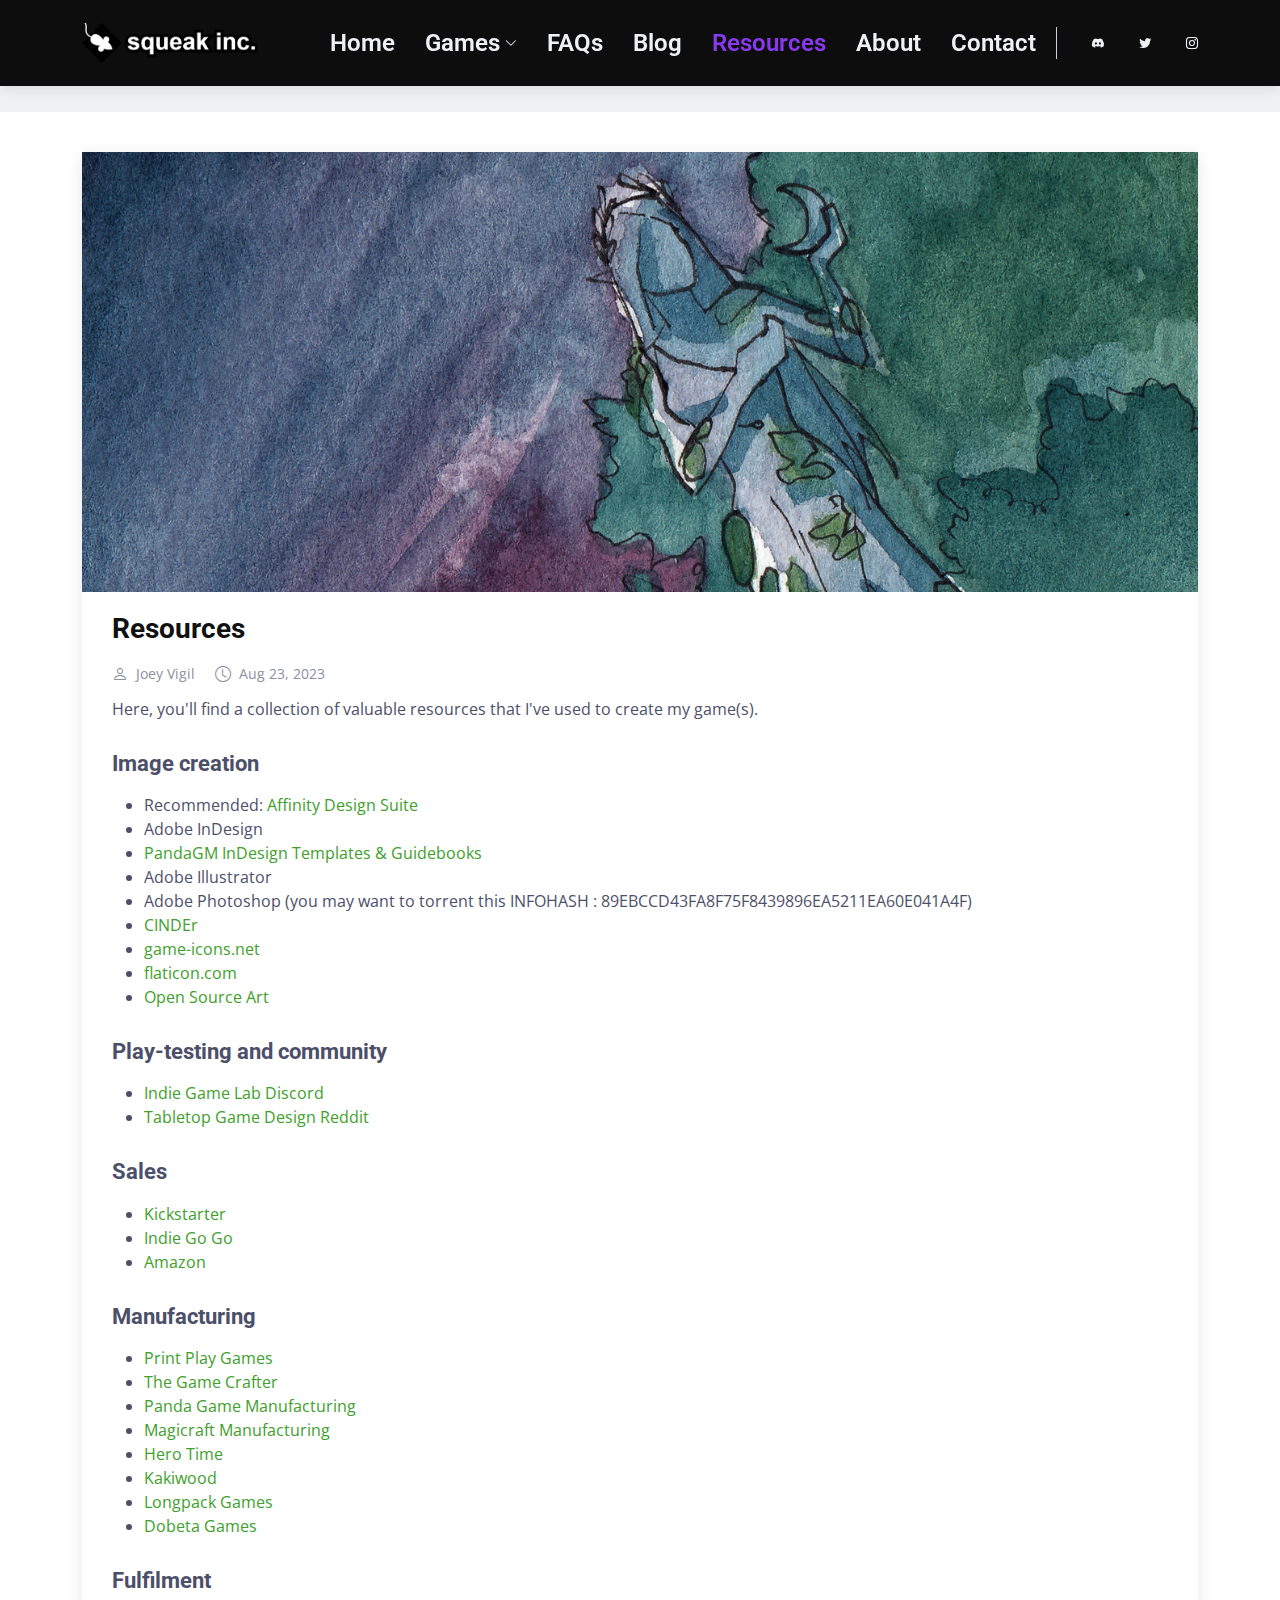
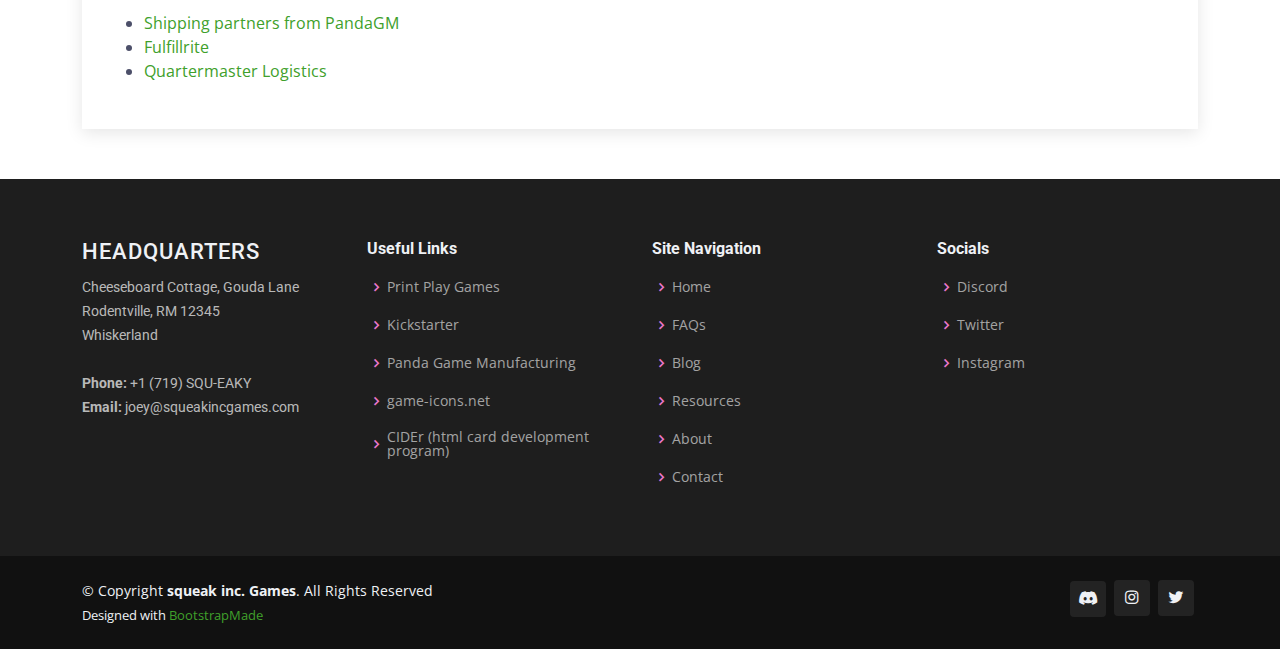
<file: resources.html>
<!DOCTYPE html>
<html lang="en">

<head>
  <meta charset="utf-8">
  <meta content="width=device-width, initial-scale=1.0" name="viewport">

  <title>squeak inc. - Resources</title>
  <meta content="Valuable resources for tabletop game development including design tools, manufacturing partners, and community links." name="description">
  <meta content="tabletop game development, board game design, design tools, manufacturing partners, game resources, community links" name="keywords">

  <!-- Favicons -->
  <link href="assets/img/favicon.png" rel="icon">
  <link href="assets/img/apple-touch-icon.png" rel="apple-touch-icon">

  <!-- Google Fonts -->
  <link href="https://fonts.googleapis.com/css?family=Open+Sans:300,300i,400,400i,600,600i,700,700i|Roboto:300,300i,400,400i,500,500i,600,600i,700,700i|Poppins:300,300i,400,400i,500,500i,600,600i,700,700i" rel="stylesheet">

  <!-- Vendor CSS Files -->
  <link href="assets/vendor/animate.css/animate.min.css" rel="stylesheet">
  <link href="assets/vendor/aos/aos.css" rel="stylesheet">
  <link href="assets/vendor/bootstrap/css/bootstrap.min.css" rel="stylesheet">
  <link href="assets/vendor/bootstrap-icons/bootstrap-icons.css" rel="stylesheet">
  <link href="assets/vendor/boxicons/css/boxicons.min.css" rel="stylesheet">
  <link href="assets/vendor/glightbox/css/glightbox.min.css" rel="stylesheet">
  <link href="assets/vendor/remixicon/remixicon.css" rel="stylesheet">
  <link href="assets/vendor/swiper/swiper-bundle.min.css" rel="stylesheet">

  <!-- Styles -->
  <link href="assets/css/style.css" rel="stylesheet">
  <style> :root { --navbar: #8839ef;}</style>
  
</head>

<body>

  <!-- ======= Header ======= -->
  <header id="header" class="fixed-top">
    <div class="container d-flex align-items-center">

      <!-- <h1 class="logo me-auto"><a href="index.html">squeak inc.</a></h1> -->
      <a href="index.html" class="logo me-auto"><img src="assets/img/logo.png" alt=""></a>
      <!-- Uncomment below if you prefer to use an image logo -->
      <!-- <a href="index.html" class="logo me-auto me-lg-0"><img src="assets/img/apple-touch-icon.png" alt="" class="img-fluid"></a> -->

      <nav id="navbar" class="navbar order-last order-lg-0">
        <ul>
          <li><a href="index.html">Home</a></li>

          <li class="dropdown"><a href="#"><span>Games</span> <i class="bi bi-chevron-down"></i></a>
            <ul>
              <li><a href="games/gorbinosquest.html">Gorbino's Quest</a></li>
              <li><a href="games/bathhouse.html">Spirit Bathhouse</a></li>
              <li><a href="games/handandfoot.html">Hand and Foot in Mouth: Deluxe</a></li>
              <li><a href="games/31.html">Thirty One</a></li>
            </ul>
          </li>

          <li><a href="faq.html">FAQs</a></li>
          <li><a href="blog.html">Blog</a></li>
          <li><a href="resources.html" class="active">Resources</a></li>
          <li><a href="about.html">About</a></li>
          <li><a href="contact.html">Contact</a></li>

          <div class="header-social-links d-flex">
            <a href="https://discord.gg/Z5r9G2tFHF" class="discord"><i class="bu bi-discord"></i></i></a>
            <a href="https://twitter.com/SettlersotCosmo" class="twitter"><i class="bu bi-twitter"></i></a>
            <a href="https://www.instagram.com/squeakinc.games/" class="instagram"><i class="bu bi-instagram"></i></a>
          </div>

        </ul>
        <i class="bi bi-list mobile-nav-toggle"></i>
      </nav><!-- .navbar -->

    </div>
  </header><!-- End Header -->

  <main id="main">

    <!-- ======= Breadcrumbs ======= -->
    <section id="breadcrumbs" class="breadcrumbs">
      <div class="container">
      </div>
    </section><!-- End Breadcrumbs -->

   

     <!-- ======= Blog Single Section ======= -->
      <section id="blog" class="blog">
        <div class="container" data-aos="fade-up">

          <div class="row">

            <!-- <div class="col-lg-8 entries"> -->
            <div class="entries">
              <article class="entry entry-single">

                <div class="entry-img">
                  <img src="assets/img/slide/STATUE.png" alt="" class="img-fluid">
                </div>

                <h2 class="entry-title">
                  <a href="#">Resources</a>
                </h2>

                <div class="entry-meta">
                  <ul>
                    <li class="d-flex align-items-center"><i class="bi bi-person"></i> <a href="#">Joey Vigil</a></li>
                    <li class="d-flex align-items-center"><i class="bi bi-clock"></i> <a href="#"><time datetime="2020-01-01">Aug 23, 2023</time></a></li>
                  </ul>
                </div>

                <div class="entry-content">
                  <p>
                    Here, you'll find a collection of valuable resources that I've used to create my game(s).
                  </p>

                  <h3>Image creation</h3>
                  <p>
                    <ul>
                      <li>Recommended: <a href="https://affinity.serif.com/en-us/">Affinity Design Suite</a></li>
                      <li>Adobe InDesign</li>
                      <li><a href="https://pandagm.com/tools/">PandaGM InDesign Templates &  Guidebooks</a></li>
                      <li>Adobe Illustrator</li>
                      <li>Adobe Photoshop (you may want to torrent this INFOHASH : 89EBCCD43FA8F75F8439896EA5211EA60E041A4F)</li>
                      <li><a href="https://github.com/oatear/cider">CINDEr</a></li>
                      <li><a href="https://game-icons.net/">game-icons.net</a></li>
                      <li><a href="https://www.flaticon.com/">flaticon.com</a></li>
                      <li><a href="https://www.boardgamebuilders.com/news/2016/6/12/9-sources-of-images-and-artwork-for-game-prototypes">Open Source Art</a></li>
                    </ul>
                  </p>

                  <h3>Play-testing and community</h3>
                  <p>
                    <ul>
                      <li><a href="https://discord.gg/6qZEQ7cjvM">Indie Game Lab Discord</a></li>
                      <li><a href="https://old.reddit.com/r/tabletopgamedesign/">Tabletop Game Design Reddit</a></li>
                    </ul>
                  </p>

                  <h3>Sales</h3>
                  <p>
                    <ul>
                      <li><a href="https://www.kickstarter.com/discover/categories/games/tabletop%20games">Kickstarter</a></li>
                      <li><a href="https://www.indiegogo.com/explore/tabletop-games?project_timing=all&sort=trending">Indie Go Go</a></li>
                      <li><a href="sellercentral.amazon.com">Amazon</a></li>
                    </ul>
                  </p>

                  <h3>Manufacturing</h3>
                  <p>
                    <ul>
                      <li><a href="https://www.printplaygames.com/">Print Play Games</a></li>
                      <li><a href="https://www.thegamecrafter.com/">The Game Crafter</a></li>
                      <li><a href="https://pandagm.com/">Panda Game Manufacturing</a></li>
                      <li><a href="https://www.magicraft.cn/">Magicraft Manufacturing</a></li>
                      <li><a href="https://www.herotime1.com/">Hero Time</a></li>
                      <li><a href="https://www.kakiwood.com/">Kakiwood</a></li>
                      <li><a href="https://www.longpackgames.com/">Longpack Games</a></li>
                      <li><a href="https://www.dobetagames.com/">Dobeta Games</a></li>
                    </ul>
                  </p>

                  <h3>Fulfilment</h3>
                  <p>
                    <ul>
                      <li><a href="https://docs.google.com/spreadsheets/d/1bx2h-oZ-ZcNdKw-yyAUfl-BbWOjmqP6tYu9jTKPxfnI/htmlview?fbclid=IwAR2hh2hDceDZ7HgsGHyHIzbJ_Kl1imeZylJKbfnKAZBWWvtWsmjGybOuzdg#gid=184212979">Shipping partners from PandaGM</a></li>
                      <li><a href="https://www.fulfillrite.com/">Fulfillrite</a></li>
                      <li><a href="https://www.qmlogistics.com/">Quartermaster Logistics</a> </li>
                    </ul>
                  </p>
                  <!-- <img src="assets/img/blog/blog-inside-post.jpg" class="img-fluid" alt=""> -->


                </div>



              </article><!-- End blog entry -->
              
            </div><!-- End blog entries list -->

          </div>

        </div>
      </section><!-- End Blog Single Section -->



  </main><!-- End #main -->


  <!-- ======= Footer ======= -->
  <footer id="footer">

    <div class="footer-top">
      <div class="container">
        <div class="row">

          <div class="col-lg-3 col-md-6 footer-contact">
            <h3>Headquarters</h3>
            <p>
              Cheeseboard Cottage, Gouda Lane <br>
              Rodentville, RM 12345<br>
              Whiskerland <br><br>
              <strong>Phone:</strong> +1 (719) SQU-EAKY <br>
              <strong>Email:</strong> joey@squeakincgames.com<br>
            </p>
          </div>

          <div class="col-lg-3 col-md-6 footer-links">
            <h4>Useful Links</h4>
            <ul>
              <li><i class="bx bx-chevron-right"></i> <a href="https://www.printplaygames.com/">Print Play Games</a></li>
              <li><i class="bx bx-chevron-right"></i> <a href="https://www.kickstarter.com/">Kickstarter</a></li>
              <li><i class="bx bx-chevron-right"></i> <a href="https://pandagm.com/">Panda Game Manufacturing</a></li>
              <li><i class="bx bx-chevron-right"></i> <a href="https://game-icons.net/">game-icons.net</a></li>
              <li><i class="bx bx-chevron-right"></i> <a href="https://github.com/oatear/cider">CIDEr (html card development program)</a></li>
            </ul>
          </div>

          <div class="col-lg-3 col-md-6 footer-links">
            <h4>Site Navigation</h4>
            <ul>
              <li><i class="bx bx-chevron-right"></i> <a href="index.html">Home</a></li>
              <li><i class="bx bx-chevron-right"></i> <a href="faq.html">FAQs</a></li>
              <li><i class="bx bx-chevron-right"></i> <a href="blog.html">Blog</a></li>
              <li><i class="bx bx-chevron-right"></i> <a href="resources.html">Resources</a></li>
              <li><i class="bx bx-chevron-right"></i> <a href="about.html">About</a></li>
              <li><i class="bx bx-chevron-right"></i> <a href="contact.html">Contact</a></li>
            </ul>
          </div>

          <div class="col-lg-3 col-md-6 footer-links">
            <h4>Socials</h4>
            <ul>
              <li><i class="bx bx-chevron-right"></i> <a href="https://discord.gg/Z5r9G2tFHF">Discord</a></li>
              <li><i class="bx bx-chevron-right"></i> <a href="https://twitter.com/SettlersotCosmo">Twitter</a></li>
              <li><i class="bx bx-chevron-right"></i> <a href="https://www.instagram.com/squeakinc.games/">Instagram</a></li>
            </ul>
          </div>

        </div>
      </div>
    </div>

    <div class="container d-md-flex py-4">

      <div class="me-md-auto text-center text-md-start">
        <div class="copyright">
          &copy; Copyright <strong><span>squeak inc. Games</span></strong>. All Rights Reserved
        </div>
        <div class="credits">
          <!-- All the links in the footer should remain intact. -->
          <!-- You can delete the links only if you purchased the pro version. -->
          <!-- Licensing information: https://bootstrapmade.com/license/ -->
          <!-- Purchase the pro version with working PHP/AJAX contact form: https://bootstrapmade.com/company-free-html-bootstrap-template/ -->
          Designed with <a href="https://bootstrapmade.com/">BootstrapMade</a>
        </div>
      </div>
      <div class="social-links text-center text-md-right pt-3 pt-md-0">
        <a href="https://discord.gg/Z5r9G2tFHF" class="discord"><i class="bu bi-discord"></i></i></a>
        <a href="https://www.instagram.com/squeakinc.games/" class="instagram"><i class="bx bxl-instagram"></i></a>
        <a href="https://twitter.com/SettlersotCosmo" class="twitter"><i class="bx bxl-twitter"></i></a>
      </div>
    </div>
  </footer><!-- End Footer -->

  <a href="#" class="back-to-top d-flex align-items-center justify-content-center"><i class="bi bi-arrow-up-short"></i></a>

  <!-- Vendor JS Files -->
  <script src="assets/vendor/aos/aos.js"></script>
  <script src="assets/vendor/bootstrap/js/bootstrap.bundle.min.js"></script>
  <script src="assets/vendor/glightbox/js/glightbox.min.js"></script>
  <script src="assets/vendor/isotope-layout/isotope.pkgd.min.js"></script>
  <script src="assets/vendor/swiper/swiper-bundle.min.js"></script>
  <script src="assets/vendor/waypoints/noframework.waypoints.js"></script>
  <script src="assets/vendor/php-email-form/validate.js"></script>

  <!-- Template Main JS File -->
  <script src="assets/js/main.js"></script>

</body>

</html>
</file>
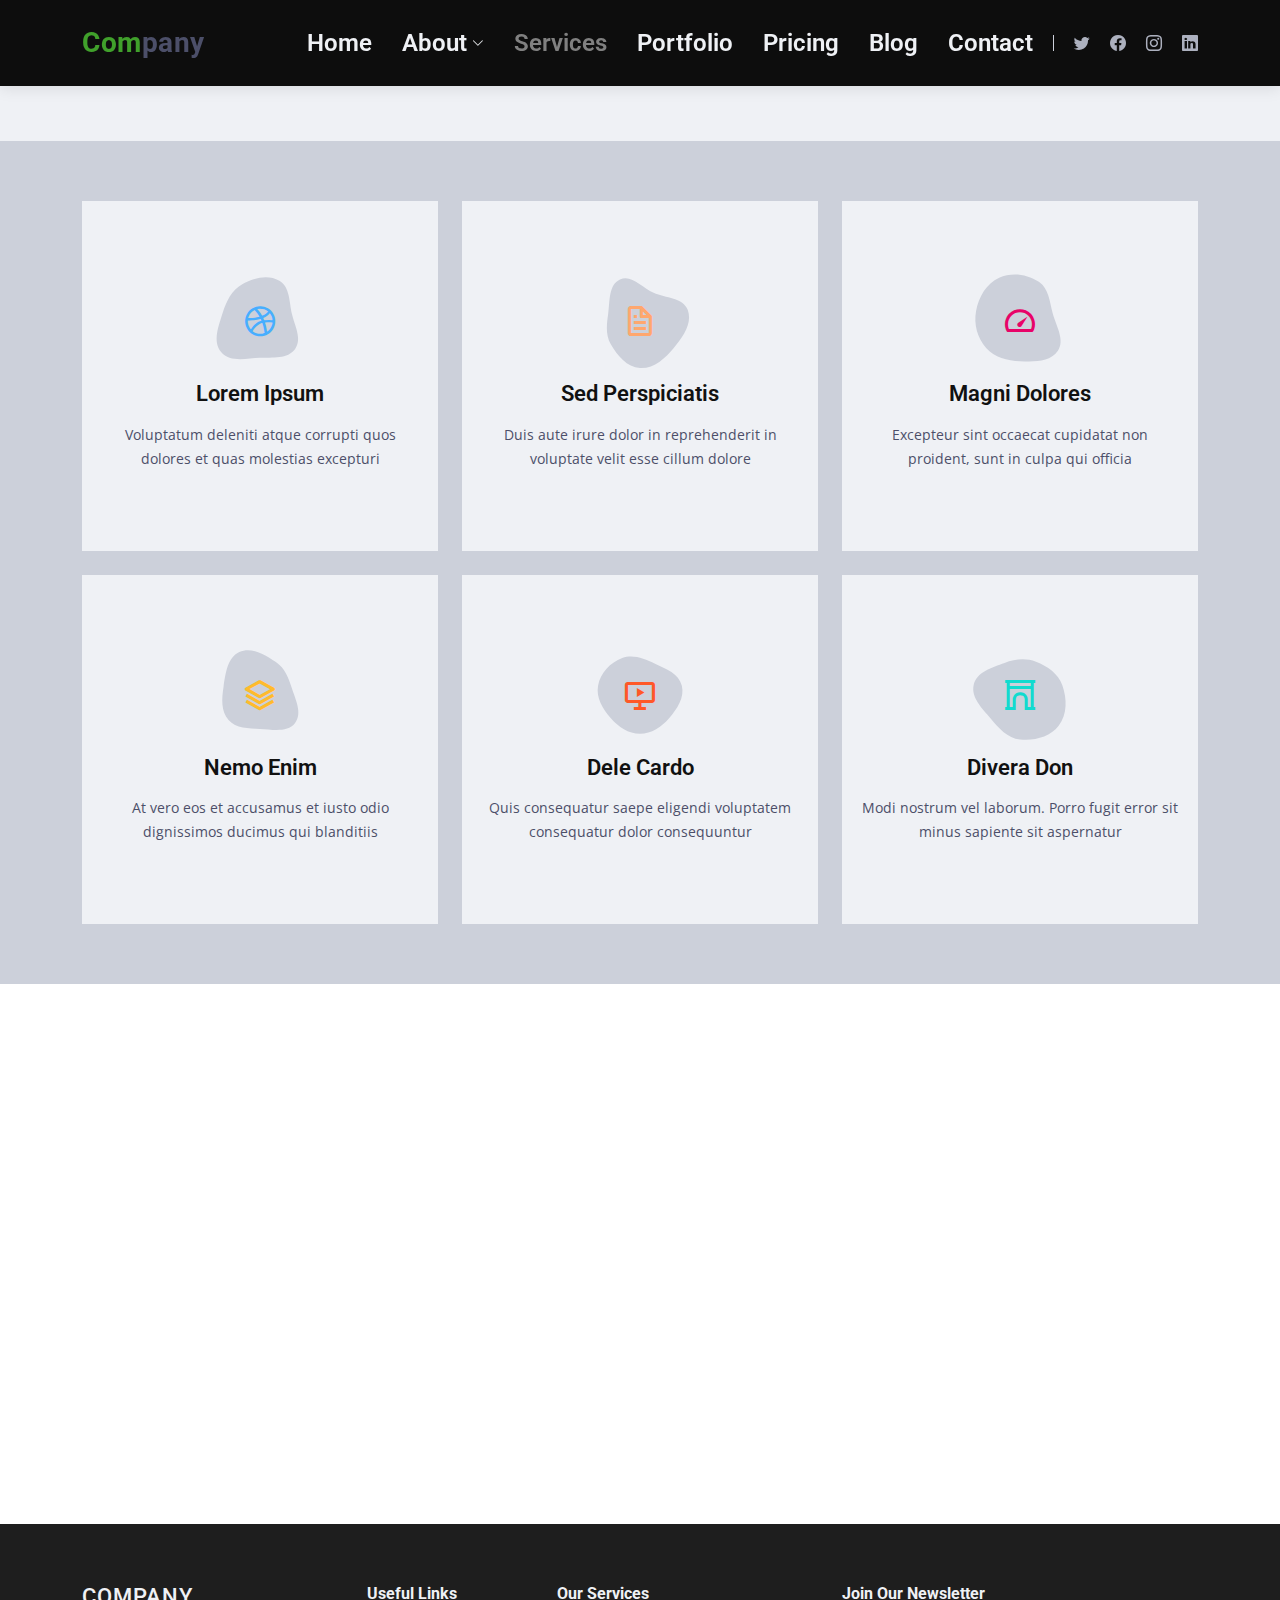
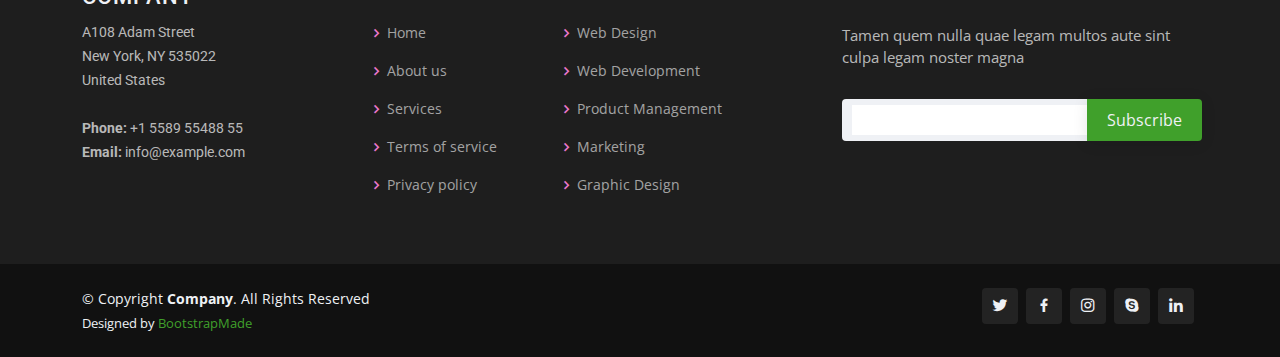
<file: services.html>
<!DOCTYPE html>
<html lang="en">

<head>
  <meta charset="utf-8">
  <meta content="width=device-width, initial-scale=1.0" name="viewport">

  <title>Services - Company Bootstrap Template</title>
  <meta content="" name="description">
  <meta content="" name="keywords">

  <!-- Favicons -->
  <link href="assets/img/favicon.png" rel="icon">
  <link href="assets/img/apple-touch-icon.png" rel="apple-touch-icon">

  <!-- Google Fonts -->
  <link href="https://fonts.googleapis.com/css?family=Open+Sans:300,300i,400,400i,600,600i,700,700i|Roboto:300,300i,400,400i,500,500i,600,600i,700,700i|Poppins:300,300i,400,400i,500,500i,600,600i,700,700i" rel="stylesheet">

  <!-- Vendor CSS Files -->
  <link href="assets/vendor/animate.css/animate.min.css" rel="stylesheet">
  <link href="assets/vendor/aos/aos.css" rel="stylesheet">
  <link href="assets/vendor/bootstrap/css/bootstrap.min.css" rel="stylesheet">
  <link href="assets/vendor/bootstrap-icons/bootstrap-icons.css" rel="stylesheet">
  <link href="assets/vendor/boxicons/css/boxicons.min.css" rel="stylesheet">
  <link href="assets/vendor/glightbox/css/glightbox.min.css" rel="stylesheet">
  <link href="assets/vendor/remixicon/remixicon.css" rel="stylesheet">
  <link href="assets/vendor/swiper/swiper-bundle.min.css" rel="stylesheet">

  <!-- Template Main CSS File -->
  <link href="assets/css/style.css" rel="stylesheet">

  <!-- =======================================================
  * Template Name: Company
  * Updated: Jul 27 2023 with Bootstrap v5.3.1
  * Template URL: https://bootstrapmade.com/company-free-html-bootstrap-template/
  * Author: BootstrapMade.com
  * License: https://bootstrapmade.com/license/
  ======================================================== -->
</head>

<body>

  <!-- ======= Header ======= -->
  <header id="header" class="fixed-top">
    <div class="container d-flex align-items-center">

      <h1 class="logo me-auto"><a href="index.html"><span>Com</span>pany</a></h1>
      <!-- Uncomment below if you prefer to use an image logo -->
      <!-- <a href="index.html" class="logo me-auto me-lg-0"><img src="assets/img/logo.png" alt="" class="img-fluid"></a>-->

      <nav id="navbar" class="navbar order-last order-lg-0">
        <ul>
          <li><a href="index.html">Home</a></li>

          <li class="dropdown"><a href="#"><span>About</span> <i class="bi bi-chevron-down"></i></a>
            <ul>
              <li><a href="about.html">About Us</a></li>
              <li><a href="team.html">Team</a></li>
              <li><a href="testimonials.html">Testimonials</a></li>
              <li class="dropdown"><a href="#"><span>Deep Drop Down</span> <i class="bi bi-chevron-right"></i></a>
                <ul>
                  <li><a href="#">Deep Drop Down 1</a></li>
                  <li><a href="#">Deep Drop Down 2</a></li>
                  <li><a href="#">Deep Drop Down 3</a></li>
                  <li><a href="#">Deep Drop Down 4</a></li>
                  <li><a href="#">Deep Drop Down 5</a></li>
                </ul>
              </li>
            </ul>
          </li>

          <li><a href="services.html" class="active">Services</a></li>
          <li><a href="portfolio.html">Portfolio</a></li>
          <li><a href="pricing.html">Pricing</a></li>
          <li><a href="blog.html">Blog</a></li>
          <li><a href="contact.html">Contact</a></li>

        </ul>
        <i class="bi bi-list mobile-nav-toggle"></i>
      </nav><!-- .navbar -->

      <div class="header-social-links d-flex">
        <a href="#" class="twitter"><i class="bu bi-twitter"></i></a>
        <a href="#" class="facebook"><i class="bu bi-facebook"></i></a>
        <a href="#" class="instagram"><i class="bu bi-instagram"></i></a>
        <a href="#" class="linkedin"><i class="bu bi-linkedin"></i></i></a>
      </div>

    </div>
  </header><!-- End Header -->

  <main id="main">

    <!-- ======= Breadcrumbs ======= -->
    <section id="breadcrumbs" class="breadcrumbs">
      <div class="container">

        <div class="d-flex justify-content-between align-items-center">
          <h2>Services</h2>
          <ol>
            <li><a href="index.html">Home</a></li>
            <li>Services</li>
          </ol>
        </div>

      </div>
    </section><!-- End Breadcrumbs -->

    <!-- ======= Services Section ======= -->
    <section id="services" class="services section-bg">
      <div class="container" data-aos="fade-up">

        <div class="row">
          <div class="col-lg-4 col-md-6 d-flex align-items-stretch" data-aos="zoom-in" data-aos-delay="100">
            <div class="icon-box iconbox-blue">
              <div class="icon">
                <svg width="100" height="100" viewBox="0 0 600 600" xmlns="http://www.w3.org/2000/svg">
                  <path stroke="none" stroke-width="0" fill="#f5f5f5" d="M300,521.0016835830174C376.1290562159157,517.8887921683347,466.0731472004068,529.7835943286574,510.70327084640275,468.03025145048787C554.3714126377745,407.6079735673963,508.03601936045806,328.9844924480964,491.2728898941984,256.3432110539036C474.5976632858925,184.082847569629,479.9380746630129,96.60480741107993,416.23090153303,58.64404602377083C348.86323505073057,18.502131276798302,261.93793281208167,40.57373210992963,193.5410806939664,78.93577620505333C130.42746243093433,114.334589627462,98.30271207620316,179.96522072025542,76.75703585869454,249.04625023123273C51.97151888228291,328.5150500222984,13.704378332031375,421.85034740162234,66.52175969318436,486.19268352777647C119.04800174914682,550.1803526380478,217.28368757567262,524.383925680826,300,521.0016835830174"></path>
                </svg>
                <i class="bx bxl-dribbble"></i>
              </div>
              <h4><a href="">Lorem Ipsum</a></h4>
              <p>Voluptatum deleniti atque corrupti quos dolores et quas molestias excepturi</p>
            </div>
          </div>

          <div class="col-lg-4 col-md-6 d-flex align-items-stretch mt-4 mt-md-0" data-aos="zoom-in" data-aos-delay="200">
            <div class="icon-box iconbox-orange ">
              <div class="icon">
                <svg width="100" height="100" viewBox="0 0 600 600" xmlns="http://www.w3.org/2000/svg">
                  <path stroke="none" stroke-width="0" fill="#f5f5f5" d="M300,582.0697525312426C382.5290701553225,586.8405444964366,449.9789794690241,525.3245884688669,502.5850820975895,461.55621195738473C556.606425686781,396.0723002908107,615.8543463187945,314.28637112970534,586.6730223649479,234.56875336149918C558.9533121215079,158.8439757836574,454.9685369536778,164.00468322053177,381.49747125262974,130.76875717737553C312.15926192815925,99.40240125094834,248.97055460311594,18.661163978235184,179.8680185752513,50.54337015887873C110.5421016452524,82.52863877960104,119.82277516462835,180.83849132639028,109.12597500060166,256.43424936330496C100.08760227029461,320.3096726198365,92.17705696193138,384.0621239912766,124.79988738764834,439.7174275375508C164.83382741302287,508.01625554203684,220.96474134820875,577.5009287672846,300,582.0697525312426"></path>
                </svg>
                <i class="bx bx-file"></i>
              </div>
              <h4><a href="">Sed Perspiciatis</a></h4>
              <p>Duis aute irure dolor in reprehenderit in voluptate velit esse cillum dolore</p>
            </div>
          </div>

          <div class="col-lg-4 col-md-6 d-flex align-items-stretch mt-4 mt-lg-0" data-aos="zoom-in" data-aos-delay="300">
            <div class="icon-box iconbox-pink">
              <div class="icon">
                <svg width="100" height="100" viewBox="0 0 600 600" xmlns="http://www.w3.org/2000/svg">
                  <path stroke="none" stroke-width="0" fill="#f5f5f5" d="M300,541.5067337569781C382.14930387511276,545.0595476570109,479.8736841581634,548.3450877840088,526.4010558755058,480.5488172755941C571.5218469581645,414.80211281144784,517.5187510058486,332.0715597781072,496.52539010469104,255.14436215662573C477.37192572678356,184.95920475031193,473.57363656557914,105.61284051026155,413.0603344069578,65.22779650032875C343.27470386102294,18.654635553484475,251.2091493199835,5.337323636656869,175.0934190732945,40.62881213300186C97.87086631185822,76.43348514350839,51.98124368387456,156.15599469081315,36.44837278890362,239.84606092416172C21.716077023791087,319.22268207091537,43.775223500013084,401.1760424656574,96.891909868211,461.97329694683043C147.22146801428983,519.5804099606455,223.5754009179313,538.201503339737,300,541.5067337569781"></path>
                </svg>
                <i class="bx bx-tachometer"></i>
              </div>
              <h4><a href="">Magni Dolores</a></h4>
              <p>Excepteur sint occaecat cupidatat non proident, sunt in culpa qui officia</p>
            </div>
          </div>

          <div class="col-lg-4 col-md-6 d-flex align-items-stretch mt-4" data-aos="zoom-in" data-aos-delay="100">
            <div class="icon-box iconbox-yellow">
              <div class="icon">
                <svg width="100" height="100" viewBox="0 0 600 600" xmlns="http://www.w3.org/2000/svg">
                  <path stroke="none" stroke-width="0" fill="#f5f5f5" d="M300,503.46388370962813C374.79870501325706,506.71871716319447,464.8034551963731,527.1746412648533,510.4981551193396,467.86667711651364C555.9287308511215,408.9015244558933,512.6030010748507,327.5744911775523,490.211057578863,256.5855673507754C471.097692560561,195.9906835881958,447.69079081568157,138.11976852964426,395.19560036434837,102.3242989838813C329.3053358748298,57.3949838291264,248.02791733380457,8.279543830951368,175.87071277845988,42.242879143198664C103.41431057327972,76.34704239035025,93.79494320519305,170.9812938413882,81.28167332365135,250.07896920659033C70.17666984294237,320.27484674793965,64.84698225790005,396.69656628748305,111.28512138212992,450.4950937839243C156.20124167950087,502.5303643271138,231.32542653798444,500.4755392045468,300,503.46388370962813"></path>
                </svg>
                <i class="bx bx-layer"></i>
              </div>
              <h4><a href="">Nemo Enim</a></h4>
              <p>At vero eos et accusamus et iusto odio dignissimos ducimus qui blanditiis</p>
            </div>
          </div>

          <div class="col-lg-4 col-md-6 d-flex align-items-stretch mt-4" data-aos="zoom-in" data-aos-delay="200">
            <div class="icon-box iconbox-red">
              <div class="icon">
                <svg width="100" height="100" viewBox="0 0 600 600" xmlns="http://www.w3.org/2000/svg">
                  <path stroke="none" stroke-width="0" fill="#f5f5f5" d="M300,532.3542879108572C369.38199826031484,532.3153073249985,429.10787420159085,491.63046689027357,474.5244479745417,439.17860296908856C522.8885846962883,383.3225815378663,569.1668002868075,314.3205725914397,550.7432151929288,242.7694973846089C532.6665558377875,172.5657663291529,456.2379748765914,142.6223662098291,390.3689995646985,112.34683881706744C326.66090330228417,83.06452184765237,258.84405631176094,53.51806209861945,193.32584062364296,78.48882559362697C121.61183558270385,105.82097193414197,62.805066853699245,167.19869350419734,48.57481801355237,242.6138429142374C34.843463184063346,315.3850353017275,76.69343916112496,383.4422959591041,125.22947124332185,439.3748458443577C170.7312796277747,491.8107796887764,230.57421082200815,532.3932930995766,300,532.3542879108572"></path>
                </svg>
                <i class="bx bx-slideshow"></i>
              </div>
              <h4><a href="">Dele Cardo</a></h4>
              <p>Quis consequatur saepe eligendi voluptatem consequatur dolor consequuntur</p>
            </div>
          </div>

          <div class="col-lg-4 col-md-6 d-flex align-items-stretch mt-4" data-aos="zoom-in" data-aos-delay="300">
            <div class="icon-box iconbox-teal">
              <div class="icon">
                <svg width="100" height="100" viewBox="0 0 600 600" xmlns="http://www.w3.org/2000/svg">
                  <path stroke="none" stroke-width="0" fill="#f5f5f5" d="M300,566.797414625762C385.7384707136149,576.1784315230908,478.7894351017131,552.8928747891023,531.9192734346935,484.94944893311C584.6109503024035,417.5663521118492,582.489472248146,322.67544863468447,553.9536738515405,242.03673114598146C529.1557734026468,171.96086150256528,465.24506316201064,127.66468636344209,395.9583748389544,100.7403814666027C334.2173773831606,76.7482773500951,269.4350130405921,84.62216499799875,207.1952322260088,107.2889140133804C132.92018162631612,134.33871894543012,41.79353780512637,160.00259165414826,22.644507872594943,236.69541883565114C3.319112789854554,314.0945973066697,72.72355303640163,379.243833228382,124.04198916343866,440.3218312028393C172.9286146004772,498.5055451809895,224.45579914871206,558.5317968840102,300,566.797414625762"></path>
                </svg>
                <i class="bx bx-arch"></i>
              </div>
              <h4><a href="">Divera Don</a></h4>
              <p>Modi nostrum vel laborum. Porro fugit error sit minus sapiente sit aspernatur</p>
            </div>
          </div>

        </div>

      </div>
    </section><!-- End Services Section -->

    <!-- ======= Features Section ======= -->
    <section id="features" class="features">
      <div class="container" data-aos="fade-up">

        <div class="section-title">
          <h2>Features</h2>
          <p>Magnam dolores commodi suscipit. Necessitatibus eius consequatur ex aliquid fuga eum quidem. Sit sint consectetur velit. Quisquam quos quisquam cupiditate. Et nemo qui impedit suscipit alias ea. Quia fugiat sit in iste officiis commodi quidem hic quas.</p>
        </div>

        <div class="row">
          <div class="col-lg-3 col-md-4">
            <div class="icon-box">
              <i class="ri-store-line" style="color: #ffbb2c;"></i>
              <h3><a href="">Lorem Ipsum</a></h3>
            </div>
          </div>
          <div class="col-lg-3 col-md-4 mt-4 mt-md-0">
            <div class="icon-box">
              <i class="ri-bar-chart-box-line" style="color: #5578ff;"></i>
              <h3><a href="">Dolor Sitema</a></h3>
            </div>
          </div>
          <div class="col-lg-3 col-md-4 mt-4 mt-md-0">
            <div class="icon-box">
              <i class="ri-calendar-todo-line" style="color: #e80368;"></i>
              <h3><a href="">Sed perspiciatis</a></h3>
            </div>
          </div>
          <div class="col-lg-3 col-md-4 mt-4 mt-lg-0">
            <div class="icon-box">
              <i class="ri-paint-brush-line" style="color: #e361ff;"></i>
              <h3><a href="">Magni Dolores</a></h3>
            </div>
          </div>
          <div class="col-lg-3 col-md-4 mt-4">
            <div class="icon-box">
              <i class="ri-database-2-line" style="color: #47aeff;"></i>
              <h3><a href="">Nemo Enim</a></h3>
            </div>
          </div>
          <div class="col-lg-3 col-md-4 mt-4">
            <div class="icon-box">
              <i class="ri-gradienter-line" style="color: #ffa76e;"></i>
              <h3><a href="">Eiusmod Tempor</a></h3>
            </div>
          </div>
          <div class="col-lg-3 col-md-4 mt-4">
            <div class="icon-box">
              <i class="ri-file-list-3-line" style="color: #11dbcf;"></i>
              <h3><a href="">Midela Teren</a></h3>
            </div>
          </div>
          <div class="col-lg-3 col-md-4 mt-4">
            <div class="icon-box">
              <i class="ri-price-tag-2-line" style="color: #4233ff;"></i>
              <h3><a href="">Pira Neve</a></h3>
            </div>
          </div>
          <div class="col-lg-3 col-md-4 mt-4">
            <div class="icon-box">
              <i class="ri-anchor-line" style="color: #b2904f;"></i>
              <h3><a href="">Dirada Pack</a></h3>
            </div>
          </div>
          <div class="col-lg-3 col-md-4 mt-4">
            <div class="icon-box">
              <i class="ri-disc-line" style="color: #b20969;"></i>
              <h3><a href="">Moton Ideal</a></h3>
            </div>
          </div>
          <div class="col-lg-3 col-md-4 mt-4">
            <div class="icon-box">
              <i class="ri-base-station-line" style="color: #ff5828;"></i>
              <h3><a href="">Verdo Park</a></h3>
            </div>
          </div>
          <div class="col-lg-3 col-md-4 mt-4">
            <div class="icon-box">
              <i class="ri-fingerprint-line" style="color: #29cc61;"></i>
              <h3><a href="">Flavor Nivelanda</a></h3>
            </div>
          </div>
        </div>

      </div>
    </section><!-- End Features Section -->

  </main><!-- End #main -->

  <!-- ======= Footer ======= -->
  <footer id="footer">

    <div class="footer-top">
      <div class="container">
        <div class="row">

          <div class="col-lg-3 col-md-6 footer-contact">
            <h3>Company</h3>
            <p>
              A108 Adam Street <br>
              New York, NY 535022<br>
              United States <br><br>
              <strong>Phone:</strong> +1 5589 55488 55<br>
              <strong>Email:</strong> info@example.com<br>
            </p>
          </div>

          <div class="col-lg-2 col-md-6 footer-links">
            <h4>Useful Links</h4>
            <ul>
              <li><i class="bx bx-chevron-right"></i> <a href="#">Home</a></li>
              <li><i class="bx bx-chevron-right"></i> <a href="#">About us</a></li>
              <li><i class="bx bx-chevron-right"></i> <a href="#">Services</a></li>
              <li><i class="bx bx-chevron-right"></i> <a href="#">Terms of service</a></li>
              <li><i class="bx bx-chevron-right"></i> <a href="#">Privacy policy</a></li>
            </ul>
          </div>

          <div class="col-lg-3 col-md-6 footer-links">
            <h4>Our Services</h4>
            <ul>
              <li><i class="bx bx-chevron-right"></i> <a href="#">Web Design</a></li>
              <li><i class="bx bx-chevron-right"></i> <a href="#">Web Development</a></li>
              <li><i class="bx bx-chevron-right"></i> <a href="#">Product Management</a></li>
              <li><i class="bx bx-chevron-right"></i> <a href="#">Marketing</a></li>
              <li><i class="bx bx-chevron-right"></i> <a href="#">Graphic Design</a></li>
            </ul>
          </div>

          <div class="col-lg-4 col-md-6 footer-newsletter">
            <h4>Join Our Newsletter</h4>
            <p>Tamen quem nulla quae legam multos aute sint culpa legam noster magna</p>
            <form action="" method="post">
              <input type="email" name="email"><input type="submit" value="Subscribe">
            </form>
          </div>

        </div>
      </div>
    </div>

    <div class="container d-md-flex py-4">

      <div class="me-md-auto text-center text-md-start">
        <div class="copyright">
          &copy; Copyright <strong><span>Company</span></strong>. All Rights Reserved
        </div>
        <div class="credits">
          <!-- All the links in the footer should remain intact. -->
          <!-- You can delete the links only if you purchased the pro version. -->
          <!-- Licensing information: https://bootstrapmade.com/license/ -->
          <!-- Purchase the pro version with working PHP/AJAX contact form: https://bootstrapmade.com/company-free-html-bootstrap-template/ -->
          Designed by <a href="https://bootstrapmade.com/">BootstrapMade</a>
        </div>
      </div>
      <div class="social-links text-center text-md-right pt-3 pt-md-0">
        <a href="#" class="twitter"><i class="bx bxl-twitter"></i></a>
        <a href="#" class="facebook"><i class="bx bxl-facebook"></i></a>
        <a href="#" class="instagram"><i class="bx bxl-instagram"></i></a>
        <a href="#" class="google-plus"><i class="bx bxl-skype"></i></a>
        <a href="#" class="linkedin"><i class="bx bxl-linkedin"></i></a>
      </div>
    </div>
  </footer><!-- End Footer -->

  <a href="#" class="back-to-top d-flex align-items-center justify-content-center"><i class="bi bi-arrow-up-short"></i></a>

  <!-- Vendor JS Files -->
  <script src="assets/vendor/aos/aos.js"></script>
  <script src="assets/vendor/bootstrap/js/bootstrap.bundle.min.js"></script>
  <script src="assets/vendor/glightbox/js/glightbox.min.js"></script>
  <script src="assets/vendor/isotope-layout/isotope.pkgd.min.js"></script>
  <script src="assets/vendor/swiper/swiper-bundle.min.js"></script>
  <script src="assets/vendor/waypoints/noframework.waypoints.js"></script>
  <script src="assets/vendor/php-email-form/validate.js"></script>

  <!-- Template Main JS File -->
  <script src="assets/js/main.js"></script>

</body>

</html>
</file>
<file: assets/css/style.css>
/**
* Template Name: Company
* Updated: Jul 27 2023 with Bootstrap v5.3.1
* Template URL: https://bootstrapmade.com/company-free-html-bootstrap-template/
* Author: BootstrapMade.com
* License: https://bootstrapmade.com/license/
*/

/*--------------------------------------------------------------
# General
--------------------------------------------------------------*/
/* Github Styling */
/* :root {
    --primary-color: #7ce38b;
    --secondary-color: #fa7970;
    --third-color: #cea5fb;
    --fourth-color: #77bdfb;
    --text-color: #ecf2f8;
    --background-color: #161b22;
    --greyish-color:#89929b;
} */
/* from https://catppuccin.com/palette/ */
:root {
  --navbar: grey;

  --Rosewater: #dc8a78;
  --Pink: #ea76cb;
  --Mauve: #8839ef;
  --Maroon: #e64553;
  --Peach: #fe640b;
  --Yellow: #df8e1d;
  --Green: #40a02b;
  --Teal: #179299;
  --Sapphire: #209fb5;
  --Lavender: #7287fd;
  --Base0: #eff1f5;
  --Base1: #ccd0da;
  --Base2: #acb0be;
  --Base3: #8c8fa1;
  --Base4: #6c6f85;
  --Base5: #4c4f69;
  --Base6: #111;
}    



body {
  font-family: "Open Sans", sans-serif;
  color: var(--Base5);
}

a {
  color: var(--Green);
  text-decoration: none;
}

a:hover {
  color: var(--Mauve);
  text-decoration: none;
}

h1,
h2,
h3,
h4,
h5,
h6 {
  font-family: "Roboto", sans-serif;
}

/*--------------------------------------------------------------
# Back to top button
--------------------------------------------------------------*/
.back-to-top {
  position: fixed;
  visibility: hidden;
  opacity: 0;
  right: 15px;
  bottom: 15px;
  z-index: 996;
  background: var(--navbar);
  width: 40px;
  height: 40px;
  border-radius: 4px;
  transition: all 0.4s;
}

.back-to-top i {
  font-size: 28px;
  color: var(--Base0);
  line-height: 0;
}

.back-to-top:hover {
  background: var(--Sapphire);
  color: var(--Base0);
}

.back-to-top.active {
  visibility: visible;
  opacity: 1;
}

/*--------------------------------------------------------------
# Disable AOS delay on mobile
--------------------------------------------------------------*/
@media screen and (max-width: 768px) {
  [data-aos-delay] {
    transition-delay: 0 !important;
  }
}

/*--------------------------------------------------------------
# Header
--------------------------------------------------------------*/
#header {
  background: rgba(0, 0, 0, 0.95);
  transition: all 0.5s; 
  z-index: 997;
  padding: 15px 0;
  box-shadow: 0px 2px 15px rgba(0, 0, 0, 0.1); 
  /*box-shadow: 0px 2px 15px rgba(0, 0, 0, 0.1); */
}

#header .logo {
  font-size: 28px;
  margin: 0;
  padding: 0;
  line-height: 1;
  font-weight: 700;
  letter-spacing: 0.5px;
  /* text-transform: uppercase; */
}

#header .logo a {
  color: var(--Base5);
}

#header .logo a span {
  color: var(--Green);
}

#header .logo img {
  max-height: 40px;
}

/*--------------------------------------------------------------
# Header Social Links
--------------------------------------------------------------*/
.header-social-links {
  margin-left: 20px;
  border-left: 1px solid var(--Base1);
}

.header-social-links a {
  color: var(--Base2);
  display: inline-block;
  line-height: 0px;
  transition: 0.3s;
  padding-left: 20px;
}

.header-social-links a i {
  line-height: 0;
}

.header-social-links a:hover {
  color:  var(--Sapphire);
}

@media (max-width: 768px) {
  .header-social-links {
    padding: 0 15px 0 0;
    border-left: 0;
  }
}

/*--------------------------------------------------------------
# Navigation Menu
--------------------------------------------------------------*/
/**
* Desktop Navigation 
*/
.navbar {
  padding: 0;
}

.navbar ul {
  margin: 0;
  padding: 0;
  display: flex;
  list-style: none;
  align-items: center;
}

.navbar li {
  position: relative;
}

.navbar a,
.navbar a:focus {
  display: flex;
  align-items: center;
  justify-content: space-between;
  padding: 10px 0 10px 30px;
  font-family: "Roboto", sans-serif;
  font-size: 24px; /* 13px*/ 
  font-weight: 600;
  color: var(--Base0);
  white-space: nowrap;
  /* text-transform: uppercase; */
  transition: 0.3s;
}

.navbar a i,
.navbar a:focus i {
  font-size: 12px; 
  line-height: 0;
  margin-left: 5px;
}

.navbar a:hover,
.navbar .active,
.navbar .active:focus,
.navbar li:hover>a {
  color:  var(--navbar);
}

.navbar .dropdown ul {
  display: block;
  position: absolute;
  left: 14px; 
  top: calc(100% + 30px);
  margin: 0;
  padding: 10px 0;
  z-index: 99;
  opacity: 0;
  visibility: hidden;
  background: var(--Base0);
  box-shadow: 0px 0px 30px rgba(127, 137, 161, 0.25);
  transition: 0.3s;
  border-top: 2px solid var(--navbar);
}

.navbar .dropdown ul li {
  min-width: 200px;
}

.navbar .dropdown ul a {
  padding: 10px 20px;
  /* font-size: 14px; */
  font-size: 18px;
  font-weight: 500;
  text-transform: none;
  color: var(--Base6);

}

.navbar .dropdown ul a i {
  font-size: 12px;
}

.navbar .dropdown ul a:hover,
.navbar .dropdown ul .active:hover,
.navbar .dropdown ul li:hover>a {
  color: var(--navbar);
}

.navbar .dropdown:hover>ul {
  opacity: 1;
  top: 100%;
  visibility: visible;
}

.navbar .dropdown .dropdown ul {
  top: 0;
  left: calc(100% - 30px);
  visibility: hidden;
}

.navbar .dropdown .dropdown:hover>ul {
  opacity: 1;
  top: 0;
  left: 100%;
  visibility: visible;
}

@media (max-width: 1366px) {
  .navbar .dropdown .dropdown ul {
    left: -90%;
  }

  .navbar .dropdown .dropdown:hover>ul {
    left: -100%;
  }
}

/**
* Mobile Navigation 
*/
.mobile-nav-toggle {
  /*color: var(--Base6);*/
  color: var(--Base0);
  font-size: 28px;
  cursor: pointer;
  display: none;
  line-height: 0;
  transition: 0.5s;
}

.mobile-nav-toggle.bi-x {
  color: var(--Base0);
}

@media (max-width: 991px) {
  .mobile-nav-toggle {
    display: block;
  }

  .navbar ul {
    display: none;
  }
}

.navbar-mobile {
  position: fixed;
  overflow: hidden;
  top: 0;
  right: 0;
  left: 0;
  bottom: 0;
  background: rgba(0, 0, 0, 0.9);
  transition: 0.3s;
  z-index: 999;
}

.navbar-mobile .mobile-nav-toggle {
  position: absolute;
  top: 15px;
  right: 15px;
}

.navbar-mobile ul {
  display: block;
  position: absolute;
  top: 55px;
  right: 15px;
  bottom: 15px;
  left: 15px;
  padding: 10px 0;
  background-color: var(--Base0);
  overflow-y: auto;
  transition: 0.3s;
}

.navbar-mobile a,
.navbar-mobile a:focus {
  padding: 10px 20px;
  /* font-size: 15px; */
  font-size: 24px;
  color: var(--Base6);
}

.navbar-mobile a:hover,
.navbar-mobile .active,
.navbar-mobile li:hover>a {
  color: var(--navbar);
}

.navbar-mobile .getstarted,
.navbar-mobile .getstarted:focus {
  margin: 15px;
}

.navbar-mobile .dropdown ul {
  position: static;
  display: none;
  margin: 10px 20px;
  padding: 10px 0;
  z-index: 99;
  opacity: 1;
  visibility: visible;
  background: var(--Base0);
  box-shadow: 0px 0px 30px rgba(127, 137, 161, 0.25);
}

.navbar-mobile .dropdown ul li {
  min-width: 200px;
}

.navbar-mobile .dropdown ul a {
  padding: 10px 20px;
}

.navbar-mobile .dropdown ul a i {
  font-size: 12px;
}

.navbar-mobile .dropdown ul a:hover,
.navbar-mobile .dropdown ul .active:hover,
.navbar-mobile .dropdown ul li:hover>a {
  color: var(--navbar);
}

.navbar-mobile .dropdown>.dropdown-active {
  display: block;
}

/*--------------------------------------------------------------
# Hero Section
--------------------------------------------------------------*/
#hero {
  width: 100%;
  height: 100vh;
  background-color: rgba(0, 0, 0, 0.8);
  overflow: hidden;
  position: relative;
}

#hero .carousel,
#hero .carousel-inner,
#hero .carousel-item,
#hero .carousel-item::before {
  background-size: cover;
  background-position: center;
  background-repeat: no-repeat;
  position: absolute;
  top: 0;
  right: 0;
  left: 0;
  bottom: 0;
}

#hero .carousel-container {
  display: flex;
  align-items: flex-end;
  justify-content: center;
  position: absolute;
  bottom: 60px;
  top: 70px;
  left: 55px;
  right: 55px;
}

#hero .carousel-content {
  background: rgba(4, 4, 4, 0.7);
  padding: 20px;
  color: var(--Base0);
  border-top: 5px solid var(--Green);
}

#hero .carousel-content h2 {
  color: var(--Base0);
  margin-bottom: 20px;
  font-size: 28px;
  font-weight: 700;
}

#hero .btn-get-started {
  font-family: "Roboto", sans-serif;
  font-weight: 500;
  font-size: 14px;
  letter-spacing: 1px;
  display: inline-block;
  padding: 12px 32px;
  border-radius: 4px;
  transition: 0.5s;
  line-height: 1;
  margin: 10px;
  color: var(--Base0);
  animation-delay: 0.8s;
  border: 2px solid var(--Green);
}

#hero .btn-get-started:hover {
  background: var(--Teal);
  color: var(--Base0);
  text-decoration: none;
}

#hero .carousel-inner .carousel-item {
  transition-property: opacity;
  background-position: center top;
}

#hero .carousel-inner .carousel-item,
#hero .carousel-inner .active.carousel-item-start,
#hero .carousel-inner .active.carousel-item-end {
  opacity: 0;
}

#hero .carousel-inner .active,
#hero .carousel-inner .carousel-item-next.carousel-item-start,
#hero .carousel-inner .carousel-item-prev.carousel-item-end {
  opacity: 1;
  transition: 0.5s;
}

#hero .carousel-inner .carousel-item-next,
#hero .carousel-inner .carousel-item-prev,
#hero .carousel-inner .active.carousel-item-start,
#hero .carousel-inner .active.carousel-item-end {
  left: 0;
  transform: translate3d(0, 0, 0);
}

#hero .carousel-control-next-icon,
#hero .carousel-control-prev-icon {
  background: none;
  font-size: 30px;
  line-height: 0;
  width: auto;
  height: auto;
  background: var(--Green);
  border-radius: 50px;
  transition: 0.3s;
  color: rgba(255, 255, 255, 0.6);
  width: 54px;
  height: 54px;
  display: flex;
  align-items: center;
  justify-content: center;
}

#hero .carousel-control-next-icon:hover,
#hero .carousel-control-prev-icon:hover {
  background: var(--Sapphire);
  color: rgba(255, 255, 255, 0.8);
}

#hero .carousel-indicators li {
  list-style-type: none;
  cursor: pointer;
  background: var(--Base0);
  overflow: hidden;
  border: 0;
  width: 12px;
  height: 12px;
  border-radius: 50px;
  opacity: 0.6;
  transition: 0.3s;
}

#hero .carousel-indicators li.active {
  opacity: 1;
  background: var(--Green);
}

@media (min-width: 1024px) {
  #hero .carousel-content {
    width: 60%;
  }

  #hero .carousel-control-prev,
  #hero .carousel-control-next {
    width: 5%;
  }
}

@media (max-width: 992px) {
  #hero .carousel-container {
    top: 58px;
  }

  #hero .carousel-content h2 {
    margin-bottom: 15px;
    font-size: 22px;
  }

  #hero .carousel-content p {
    font-size: 15px;
  }
}

@media (max-height: 500px) {
  #hero {
    height: 120vh;
  }
}

/*--------------------------------------------------------------
# Sections General
--------------------------------------------------------------*/
section {
  padding: 60px 0;
  overflow: hidden;
}

.section-bg {
  background-color: var(--Base1);
}

.section-title {
  text-align: center;
  padding-bottom: 30px;
}

.section-title h2 {
  font-size: 32px;
  font-weight: bold;
  text-transform: uppercase;
  margin-bottom: 20px;
  padding-bottom: 20px;
  position: relative;
}

.section-title h2::after {
  content: "";
  position: absolute;
  display: block;
  width: 50px;
  height: 3px;
  background: var(--Green);
  bottom: 0;
  left: calc(50% - 25px);
}

.section-title p {
  margin-bottom: 0;
}

/*--------------------------------------------------------------
# Breadcrumbs
--------------------------------------------------------------*/
.breadcrumbs {
  padding: 15px 0;
  background: var(--Base0);
  /*background: var(--Green);*/
  min-height: 40px;
  margin-top: 72px;
}

.breadcrumbs h2 {
  font-size: 26px;
  font-weight: 300;
  color: var(--Base0);
}

.breadcrumbs ol {
  display: flex;
  flex-wrap: wrap;
  list-style: none;
  padding: 0;
  margin: 0;
  color: var(--Base0);
}

.breadcrumbs ol a {
  color: var(--Base0);
}

.breadcrumbs ol li+li {
  padding-left: 10px;
}

.breadcrumbs ol li+li::before {
  display: inline-block;
  padding-right: 10px;
  color: var(--Base0);
  content: "/";
}

@media (max-width: 991px) {
  .breadcrumbs {
    margin-top: 58px;
  }

  .breadcrumbs .d-flex {
    display: block !important;
  }

  .breadcrumbs ol {
    display: block;
  }

  .breadcrumbs ol li {
    display: inline-block;
  }
}

/*--------------------------------------------------------------
# Services
--------------------------------------------------------------*/
.services .icon-box {
  text-align: center;
  padding: 70px 20px 80px 20px;
  transition: all ease-in-out 0.3s;
  background: var(--Base0);
}

.services .icon-box .icon {
  margin: 0 auto;
  width: 100px;
  height: 100px;
  display: flex;
  align-items: center;
  justify-content: center;
  transition: ease-in-out 0.3s;
  position: relative;
}

.services .icon-box .icon i {
  font-size: 36px;
  transition: 0.5s;
  position: relative;
}

.services .icon-box .icon svg {
  position: absolute;
  top: 0;
  left: 0;
}

.services .icon-box .icon svg path {
  transition: 0.5s;
  fill: var(--Base1);
}

.services .icon-box h4 {
  font-weight: 600;
  margin: 10px 0 15px 0;
  font-size: 22px;
}

.services .icon-box h4 a {
  color: var(--Base6);
  transition: ease-in-out 0.3s;
}

.services .icon-box p {
  line-height: 24px;
  font-size: 14px;
  margin-bottom: 0;
}

.services .icon-box:hover {
  border-color: var(--Base0);
  box-shadow: 0px 0 35px 0 rgba(0, 0, 0, 0.08);
}

.services .iconbox-blue i {
  color: #47aeff;
}

.services .iconbox-blue:hover .icon i {
  color: var(--Base0);
}

.services .iconbox-blue:hover .icon path {
  fill: #47aeff;
}

.services .iconbox-orange i {
  color: #ffa76e;
}

.services .iconbox-orange:hover .icon i {
  color: var(--Base0);
}

.services .iconbox-orange:hover .icon path {
  fill: #ffa76e;
}

.services .iconbox-pink i {
  color: #e80368;
}

.services .iconbox-pink:hover .icon i {
  color: var(--Base0);
}

.services .iconbox-pink:hover .icon path {
  fill: #e80368;
}

.services .iconbox-yellow i {
  color: #ffbb2c;
}

.services .iconbox-yellow:hover .icon i {
  color: var(--Base0);
}

.services .iconbox-yellow:hover .icon path {
  fill: #ffbb2c;
}

.services .iconbox-red i {
  color: #ff5828;
}

.services .iconbox-red:hover .icon i {
  color: var(--Base0);
}

.services .iconbox-red:hover .icon path {
  fill: #ff5828;
}

.services .iconbox-teal i {
  color: #11dbcf;
}

.services .iconbox-teal:hover .icon i {
  color: var(--Base0);
}

.services .iconbox-teal:hover .icon path {
  fill: #11dbcf;
}

/*--------------------------------------------------------------
# Portfolio
--------------------------------------------------------------*/
.portfolio #portfolio-flters {
  padding: 0;
  margin: 0 auto 50px auto;
  list-style: none;
  text-align: center;
}

.portfolio #portfolio-flters li {
  cursor: pointer;
  display: inline-block;
  padding: 8px 20px 10px 20px;
  font-size: 14px;
  font-weight: 400;
  line-height: 1;
  text-transform: uppercase;
  color: var(--Base5);
  transition: all 0.3s;
  border-radius: 4px;
}

.portfolio #portfolio-flters li:hover,
.portfolio #portfolio-flters li.filter-active {
  color: var(--Base0);
  background: var(--Green);
}

.portfolio #portfolio-flters li:last-child {
  margin-right: 0;
}

.portfolio .portfolio-item {
  margin-bottom: 30px;
}

.portfolio .portfolio-item .portfolio-info {
  opacity: 0;
  position: absolute;
  left: 30px;
  right: 30px;
  bottom: 0;
  z-index: 3;
  transition: all ease-in-out 0.3s;
  background: rgba(255, 255, 255, 0.9);
  padding: 15px;
}

.portfolio .portfolio-item .portfolio-info h4 {
  font-size: 18px;
  color: var(--Base0);
  font-weight: 600;
  color: var(--Base6);
}

.portfolio .portfolio-item .portfolio-info p {
  color: #444444;
  font-size: 14px;
  margin-bottom: 0;
}

.portfolio .portfolio-item .portfolio-info .preview-link,
.portfolio .portfolio-item .portfolio-info .details-link {
  position: absolute;
  right: 40px;
  font-size: 24px;
  top: calc(50% - 18px);
  color: #2b2b2b;
}

.portfolio .portfolio-item .portfolio-info .preview-link:hover,
.portfolio .portfolio-item .portfolio-info .details-link:hover {
  color: var(--Green);
}

.portfolio .portfolio-item .portfolio-info .details-link {
  right: 10px;
}

.portfolio .portfolio-item .portfolio-links {
  opacity: 0;
  left: 0;
  right: 0;
  text-align: center;
  z-index: 3;
  position: absolute;
  transition: all ease-in-out 0.3s;
}

.portfolio .portfolio-item .portfolio-links a {
  color: var(--Base0);
  margin: 0 2px;
  font-size: 28px;
  display: inline-block;
  transition: 0.3s;
}

.portfolio .portfolio-item .portfolio-links a:hover {
  color: #57e76f;
}

.portfolio .portfolio-item:hover .portfolio-info {
  opacity: 1;
  bottom: 20px;
}

/*--------------------------------------------------------------
# Portfolio Details
--------------------------------------------------------------*/
.portfolio-details {
  padding-top: 40px;
}

.portfolio-details .portfolio-details-slider img {
  width: 100%;
}

.portfolio-details .portfolio-details-slider .swiper-pagination {
  margin-top: 20px;
  position: relative;
}

.portfolio-details .portfolio-details-slider .swiper-pagination .swiper-pagination-bullet {
  width: 12px;
  height: 12px;
  background-color: var(--Base0);
  opacity: 1;
  border: 1px solid var(--Green);
}

.portfolio-details .portfolio-details-slider .swiper-pagination .swiper-pagination-bullet-active {
  background-color: var(--Green);
}

.portfolio-details .portfolio-info {
  padding: 30px;
  box-shadow: 0px 0 30px rgba(17, 17, 17, 0.08);
}

.portfolio-details .portfolio-info h3 {
  font-size: 22px;
  font-weight: 700;
  margin-bottom: 20px;
  padding-bottom: 20px;
  border-bottom: 1px solid #eee;
}

.portfolio-details .portfolio-info ul {
  list-style: none;
  padding: 0;
  font-size: 15px;
}

.portfolio-details .portfolio-info ul li+li {
  margin-top: 10px;
}

.portfolio-details .portfolio-description {
  padding-top: 30px;
}

.portfolio-details .portfolio-description h2 {
  font-size: 26px;
  font-weight: 700;
  margin-bottom: 20px;
}

.portfolio-details .portfolio-description p {
  padding: 0;
}

/*--------------------------------------------------------------
# Clients
--------------------------------------------------------------*/
.clients .clients-wrap {
  border-top: 1px solid #ececec;
  border-left: 1px solid #ececec;
}

.clients .client-logo {
  padding: 20px;
  display: flex;
  justify-content: center;
  align-items: center;
  border-right: 1px solid #ececec;
  border-bottom: 1px solid #ececec;
  overflow: hidden;
  background: var(--Base0);
  height: 100px;
}

.clients .client-logo img {
  transition: all 0.3s ease-in-out;
  height: 36px;
  filter: grayscale(100%);
}

.clients .client-logo:hover img {
  filter: none;
  transform: scale(1.1);
}

/*--------------------------------------------------------------
# About Us
--------------------------------------------------------------*/
.about-us .content h2 {
  font-weight: 700;
  font-size: 42px;
  line-height: 60px;
  margin-bottom: 20px;
  text-transform: uppercase;
}

.about-us .content h3 {
  font-weight: 500;
  line-height: 32px;
  font-size: 24px;
}

.about-us .content ul {
  list-style: none;
  padding: 0;
}

.about-us .content ul li {
  padding: 10px 0 0 28px;
  position: relative;
}

.about-us .content ul i {
  left: 0;
  top: 7px;
  position: absolute;
  font-size: 20px;
  color: var(--Green);
}

.about-us .content p:last-child {
  margin-bottom: 0;
}

/*--------------------------------------------------------------
# Our Team
--------------------------------------------------------------*/
.team .member {
  margin-bottom: 20px;
  overflow: hidden;
  text-align: center;
  border-radius: 5px;
  background: var(--Base0);
  box-shadow: 0px 2px 15px rgba(0, 0, 0, 0.1);
}

.team .member .member-img {
  position: relative;
  overflow: hidden;
}

.team .member .social {
  position: absolute;
  left: 0;
  bottom: 0;
  right: 0;
  height: 40px;
  opacity: 0;
  transition: ease-in-out 0.3s;
  text-align: center;
  background: rgba(255, 255, 255, 0.85);
  display: flex;
  align-items: center;
  justify-content: center;
}

.team .member .social a {
  transition: color 0.3s;
  color: var(--Base6);
  margin: 0 10px;
  display: inline-flex;
  align-items: center;
  line-height: 0;
}

.team .member .social a i {
  line-height: 0;
}

.team .member .social a:hover {
  color: var(--Green);
}

.team .member .social i {
  font-size: 18px;
  margin: 0 2px;
}

.team .member .member-info {
  padding: 25px 15px;
}

.team .member .member-info h4 {
  font-weight: 700;
  margin-bottom: 5px;
  font-size: 18px;
  color: var(--Base6);
}

.team .member .member-info span {
  display: block;
  font-size: 13px;
  font-weight: 400;
  color: #b4aca8;
}

.team .member .member-info p {
  font-style: italic;
  font-size: 14px;
  line-height: 26px;
  color: #847872;
}

.team .member:hover .social {
  opacity: 1;
}

/*--------------------------------------------------------------
# Our Skills
--------------------------------------------------------------*/
.skills .progress {
  height: 60px;
  display: block;
  background: none;
  border-radius: 0;
}

.skills .progress .skill {
  padding: 0;
  margin: 0 0 6px 0;
  text-transform: uppercase;
  display: block;
  font-weight: 600;
  font-family: "Poppins", sans-serif;
  color: var(--Base6);
}

.skills .progress .skill .val {
  float: right;
  font-style: normal;
}

.skills .progress-bar-wrap {
  background: #e7e7e7;
}

.skills .progress-bar {
  width: 1px;
  height: 10px;
  transition: 0.9s;
  background-color: var(--Green);
}

/*--------------------------------------------------------------
# Features
--------------------------------------------------------------*/
.features .icon-box {
  display: flex;
  align-items: center;
  padding: 20px;
  background: var(--Base0);
  box-shadow: 0px 2px 15px rgba(0, 0, 0, 0.1);
  transition: ease-in-out 0.3s;
}

.features .icon-box i {
  font-size: 32px;
  padding-right: 10px;
  line-height: 1;
}

.features .icon-box h3 {
  font-weight: 700;
  margin: 0;
  padding: 0;
  line-height: 1;
  font-size: 16px;
}

.features .icon-box h3 a {
  color: var(--Base6);
  transition: ease-in-out 0.3s;
}

.features .icon-box h3 a:hover {
  color: var(--Green);
}

/*--------------------------------------------------------------
# Pricing
--------------------------------------------------------------*/
.pricing .box {
  padding: 20px;
  background: var(--Base0);
  text-align: center;
  box-shadow: 0px 0px 4px rgba(0, 0, 0, 0.12);
  border-radius: 5px;
  position: relative;
  overflow: hidden;
}

.pricing h3 {
  font-weight: 400;
  margin: -20px -20px 20px -20px;
  padding: 20px 15px;
  font-size: 16px;
  font-weight: 600;
  color: #847872;
  background: #f8f8f8;
}

.pricing h4 {
  font-size: 36px;
  color: var(--Green);
  font-weight: 600;
  font-family: "Poppins", sans-serif;
  margin-bottom: 20px;
}

.pricing h4 sup {
  font-size: 20px;
  top: -15px;
  left: -3px;
}

.pricing h4 span {
  color: #bababa;
  font-size: 16px;
  font-weight: 300;
}

.pricing ul {
  padding: 0;
  list-style: none;
  color: var(--Base5);
  text-align: center;
  line-height: 20px;
  font-size: 14px;
}

.pricing ul li {
  padding-bottom: 16px;
}

.pricing ul i {
  color: var(--Green);
  font-size: 18px;
  padding-right: 4px;
}

.pricing ul .na {
  color: #ccc;
  text-decoration: line-through;
}

.pricing .btn-wrap {
  margin: 20px -20px -20px -20px;
  padding: 20px 15px;
  background: #f8f8f8;
  text-align: center;
}

.pricing .btn-buy {
  background: var(--Green);
  display: inline-block;
  padding: 8px 35px 10px 35px;
  border-radius: 4px;
  color: var(--Base0);
  transition: none;
  font-size: 14px;
  font-weight: 400;
  font-family: "Roboto", sans-serif;
  font-weight: 600;
  transition: 0.3s;
}

.pricing .btn-buy:hover {
  background: var(--Teal);
}

.pricing .featured h3 {
  color: var(--Base0);
  background: var(--Green);
}

.pricing .advanced {
  width: 200px;
  position: absolute;
  top: 18px;
  right: -68px;
  transform: rotate(45deg);
  z-index: 1;
  font-size: 14px;
  padding: 1px 0 3px 0;
  background: var(--Green);
  color: var(--Base0);
}

/*--------------------------------------------------------------
# Frequently Asked Questions
--------------------------------------------------------------*/
.faq .faq-list {
  padding: 0 100px;
}

.faq .faq-list ul {
  padding: 0;
  list-style: none;
}

.faq .faq-list li+li {
  margin-top: 15px;
}

.faq .faq-list li {
  padding: 20px;
  background: var(--Base0);
  border-radius: 4px;
  position: relative;
}

.faq .faq-list a {
  display: block;
  position: relative;
  font-family: "Poppins", sans-serif;
  font-size: 16px;
  line-height: 24px;
  font-weight: 500;
  padding: 0 30px;
  outline: none;
  cursor: pointer;
}

.faq .faq-list .icon-help {
  font-size: 24px;
  position: absolute;
  right: 0;
  left: 20px;
  color: lightgray;
}

.faq .faq-list .icon-show,
.faq .faq-list .icon-close {
  font-size: 24px;
  position: absolute;
  right: 0;
  top: 0;
}

.faq .faq-list p {
  margin-bottom: 0;
  padding: 10px 0 0 0;
}

.faq .faq-list .icon-show {
  display: none;
}

.faq .faq-list a.collapsed {
  color: var(--Base5);
  transition: 0.3s;
}

.faq .faq-list a.collapsed:hover {
  color: var(--Green);
}

.faq .faq-list a.collapsed .icon-show {
  display: inline-block;
}

.faq .faq-list a.collapsed .icon-close {
  display: none;
}

@media (max-width: 1200px) {
  .faq .faq-list {
    padding: 0;
  }
}

/*--------------------------------------------------------------
# Testimonials
--------------------------------------------------------------*/
.testimonials .testimonials-carousel,
.testimonials .testimonials-slider {
  overflow: hidden;
}

.testimonials .testimonial-item {
  box-sizing: content-box;
  padding: 40px;
  box-shadow: 0px 2px 12px rgba(0, 0, 0, 0.08);
  position: relative;
  background: var(--Base0);
}

.testimonials .testimonial-item .testimonial-img {
  width: 90px;
  border-radius: 50px;
  border: 6px solid var(--Base0);
  float: left;
  margin: 0 10px 0 0;
}

.testimonials .testimonial-item h3 {
  font-size: 18px;
  font-weight: bold;
  margin: 10px 0 5px 0;
  color: var(--Base6);
}

.testimonials .testimonial-item h4 {
  font-size: 14px;
  color: var(--Base1);
  margin: 0;
}

.testimonials .testimonial-item .quote-icon-left,
.testimonials .testimonial-item .quote-icon-right {
  color: var(--Base0);
  font-size: 26px;
}

.testimonials .testimonial-item .quote-icon-left {
  display: inline-block;
  left: -5px;
  position: relative;
}

.testimonials .testimonial-item .quote-icon-right {
  display: inline-block;
  right: -5px;
  position: relative;
  top: 10px;
}

.testimonials .testimonial-item p {
  font-style: italic;
  margin: 15px 0 0 0;
  padding: 0;
}

/*--------------------------------------------------------------
# Contact
--------------------------------------------------------------*/
.contact .info-wrap {
  box-shadow: 0px 2px 15px rgba(0, 0, 0, 0.1);
  padding: 30px;
}

.contact .info {
  background: var(--Base0);
}

.contact .info i {
  font-size: 20px;
  color: var(--Green);
  float: left;
  width: 44px;
  height: 44px;
  border: 1px solid var(--Green);
  display: flex;
  justify-content: center;
  align-items: center;
  border-radius: 50px;
  transition: all 0.3s;
}

.contact .info h4 {
  padding: 0 0 0 60px;
  font-size: 22px;
  font-weight: 600;
  margin-bottom: 5px;
  color: var(--Base6);
}

.contact .info p {
  padding: 0 0 0 60px;
  margin-bottom: 0;
  font-size: 14px;
  color: var(--Base4);
}

.contact .info:hover i {
  background: var(--Green);
  color: var(--Base0);
}

.contact .php-email-form {
  width: 100%;
  box-shadow: 0 0 24px 0 rgba(0, 0, 0, 0.12);
  padding: 30px;
  background: var(--Base0);
}

.contact .php-email-form .form-group {
  padding-bottom: 8px;
}

.contact .php-email-form .error-message {
  display: none;
  color: var(--Base0);
  background: var(--Maroon);
  text-align: left;
  padding: 15px;
  font-weight: 600;
}

.contact .php-email-form .error-message br+br {
  margin-top: 25px;
}

.contact .php-email-form .sent-message {
  display: none;
  color: var(--Base0);
  background: var(--Lavender);
  text-align: center;
  padding: 15px;
  font-weight: 600;
}

.contact .php-email-form .loading {
  display: none;
  background: var(--Base0);
  text-align: center;
  padding: 15px;
}

.contact .php-email-form .loading:before {
  content: "";
  display: inline-block;
  border-radius: 50%;
  width: 24px;
  height: 24px;
  margin: 0 10px -6px 0;
  border: 3px solid var(--Green);
  border-top-color: var(--Base0);
  animation: animate-loading 1s linear infinite;
}

.contact .php-email-form input,
.contact .php-email-form textarea {
  border-radius: 0;
  box-shadow: none;
  font-size: 14px;
  border-radius: 4px;
}

.contact .php-email-form input:focus,
.contact .php-email-form textarea:focus {
  border-color: var(--Green);
}

.contact .php-email-form input {
  height: 44px;
}

.contact .php-email-form textarea {
  padding: 10px 12px;
}

.contact .php-email-form button[type=submit] {
  background: var(--Green);
  border: 0;
  padding: 10px 24px;
  color: var(--Base0);
  transition: 0.4s;
  border-radius: 4px;
}

.contact .php-email-form button[type=submit]:hover {
  background: var(--Teal);
}

@keyframes animate-loading {
  0% {
    transform: rotate(0deg);
  }

  100% {
    transform: rotate(360deg);
  }
}

/*--------------------------------------------------------------
# Blog
--------------------------------------------------------------*/
.blog {
  padding: 40px 0 20px 0;
}

.blog .entry {
  padding: 30px;
  margin-bottom: 60px;
  box-shadow: 0 4px 16px rgba(0, 0, 0, 0.1);
}

.blog .entry .entry-img {
  max-height: 440px;
  margin: -30px -30px 20px -30px;
  overflow: hidden;
}

.blog .entry .entry-title {
  font-size: 28px;
  font-weight: bold;
  padding: 0;
  margin: 0 0 20px 0;
}

.blog .entry .entry-title a {
  color: var(--Base6);
  transition: 0.3s;
}

.blog .entry .entry-title a:hover {
  color: var(--Green);
}

.blog .entry .entry-meta {
  margin-bottom: 15px;
  color: var(--Base3);
}

.blog .entry .entry-meta ul {
  display: flex;
  flex-wrap: wrap;
  list-style: none;
  align-items: center;
  padding: 0;
  margin: 0;
}

.blog .entry .entry-meta ul li+li {
  padding-left: 20px;
}

.blog .entry .entry-meta i {
  font-size: 16px;
  margin-right: 8px;
  line-height: 0;
}

.blog .entry .entry-meta a {
  color: var(--Base3);
  font-size: 14px;
  display: inline-block;
  line-height: 1;
}

.blog .entry .entry-content p {
  line-height: 24px;
}

.blog .entry .entry-content .read-more {
  -moz-text-align-last: right;
  text-align-last: right;
}

.blog .entry .entry-content .read-more a {
  display: inline-block;
  background: var(--Green);
  color: var(--Base0);
  padding: 6px 20px;
  transition: 0.3s;
  font-size: 14px;
  border-radius: 4px;
}

.blog .entry .entry-content .read-more a:hover {
  background: var(--Mauve);
}

.blog .entry .entry-content h3 {
  font-size: 22px;
  margin-top: 30px;
  font-weight: bold;
}

.blog .entry .entry-content blockquote {
  overflow: hidden;
  background-color: var(--Base0);
  padding: 60px;
  position: relative;
  text-align: center;
  margin: 20px 0;
}

.blog .entry .entry-content blockquote p {
  color: var(--Base5);
  line-height: 1.6;
  margin-bottom: 0;
  font-style: italic;
  font-weight: 500;
  font-size: 22px;
}

.blog .entry .entry-content blockquote::after {
  content: "";
  position: absolute;
  left: 0;
  top: 0;
  bottom: 0;
  width: 3px;
  background-color: var(--Base6);
  margin-top: 20px;
  margin-bottom: 20px;
}

.blog .entry .entry-footer {
  padding-top: 10px;
  border-top: 1px solid var(--Base0);
}

.blog .entry .entry-footer i {
  color: var(--Base4);
  display: inline;
}

.blog .entry .entry-footer a {
  color: var(--Base6);
  transition: 0.3s;
}

.blog .entry .entry-footer a:hover {
  color: var(--Green);
}

.blog .entry .entry-footer .cats {
  list-style: none;
  display: inline;
  padding: 0 20px 0 0;
  font-size: 14px;
}

.blog .entry .entry-footer .cats li {
  display: inline-block;
}

.blog .entry .entry-footer .tags {
  list-style: none;
  display: inline;
  padding: 0;
  font-size: 14px;
}

.blog .entry .entry-footer .tags li {
  display: inline-block;
}

.blog .entry .entry-footer .tags li+li::before {
  padding-right: 6px;
  color: var(--Base3);
  content: ",";
}

.blog .entry .entry-footer .share {
  font-size: 16px;
}

.blog .entry .entry-footer .share i {
  padding-left: 5px;
}

.blog .entry-single {
  margin-bottom: 30px;
}

.blog .blog-author {
  padding: 20px;
  margin-bottom: 30px;
  box-shadow: 0 4px 16px rgba(0, 0, 0, 0.1);
}

.blog .blog-author img {
  width: 120px;
  margin-right: 20px;
}

.blog .blog-author h4 {
  font-weight: 600;
  font-size: 22px;
  margin-bottom: 0px;
  padding: 0;
  color: var(--Base6);
}

.blog .blog-author .social-links {
  margin: 0 10px 10px 0;
}

.blog .blog-author .social-links a {
  color: rgba(17, 17, 17, 0.5);
  margin-right: 5px;
}

.blog .blog-author p {
  font-style: italic;
  color: var(--Base1);
}

.blog .blog-comments {
  margin-bottom: 30px;
}

.blog .blog-comments .comments-count {
  font-weight: bold;
}

.blog .blog-comments .comment {
  margin-top: 30px;
  position: relative;
}

.blog .blog-comments .comment .comment-img {
  margin-right: 14px;
}

.blog .blog-comments .comment .comment-img img {
  width: 60px;
}

.blog .blog-comments .comment h5 {
  font-size: 16px;
  margin-bottom: 2px;
}

.blog .blog-comments .comment h5 a {
  font-weight: bold;
  color: var(--Base5);
  transition: 0.3s;
}

.blog .blog-comments .comment h5 a:hover {
  color: var(--Green);
}

.blog .blog-comments .comment h5 .reply {
  padding-left: 10px;
  color: var(--Base6);
}

.blog .blog-comments .comment h5 .reply i {
  font-size: 20px;
}

.blog .blog-comments .comment time {
  display: block;
  font-size: 14px;
  color: var(--Base6);
  margin-bottom: 5px;
}

.blog .blog-comments .comment.comment-reply {
  padding-left: 40px;
}

.blog .blog-comments .reply-form {
  margin-top: 30px;
  padding: 30px;
  box-shadow: 0 4px 16px rgba(0, 0, 0, 0.1);
}

.blog .blog-comments .reply-form h4 {
  font-weight: bold;
  font-size: 22px;
}

.blog .blog-comments .reply-form p {
  font-size: 14px;
}

.blog .blog-comments .reply-form input {
  border-radius: 4px;
  padding: 10px 10px;
  font-size: 14px;
}

.blog .blog-comments .reply-form input:focus {
  box-shadow: none;
  border-color: var(--Lavender);
}

.blog .blog-comments .reply-form textarea {
  border-radius: 4px;
  padding: 10px 10px;
  font-size: 14px;
}

.blog .blog-comments .reply-form textarea:focus {
  box-shadow: none;
  border-color: var(--Lavender);
}

.blog .blog-comments .reply-form .form-group {
  margin-bottom: 25px;
}

.blog .blog-comments .reply-form .btn-primary {
  border-radius: 4px;
  padding: 10px 20px;
  border: 0;
  background-color: var(--Base6);
}

.blog .blog-comments .reply-form .btn-primary:hover {
  background-color: var(--Base6);
}

.blog .blog-pagination {
  color: var(--Base5);
}

.blog .blog-pagination ul {
  display: flex;
  padding: 0;
  margin: 0;
  list-style: none;
}

.blog .blog-pagination li {
  margin: 0 5px;
  transition: 0.3s;
}

.blog .blog-pagination li a {
  color: var(--Base6);
  padding: 7px 16px;
  display: flex;
  align-items: center;
  justify-content: center;
}

.blog .blog-pagination li.active,
.blog .blog-pagination li:hover {
  background: var(--Green);
}

.blog .blog-pagination li.active a,
.blog .blog-pagination li:hover a {
  color: var(--Base0);
}

.blog .sidebar {
  padding: 30px;
  margin: 0 0 60px 20px;
  box-shadow: 0 4px 16px rgba(0, 0, 0, 0.1);
}

.blog .sidebar .sidebar-title {
  font-size: 20px;
  font-weight: 700;
  padding: 0 0 0 0;
  margin: 0 0 15px 0;
  color: var(--Base6);
  position: relative;
}

.blog .sidebar .sidebar-item {
  margin-bottom: 30px;
}

.blog .sidebar .search-form form {
  background: var(--Base0);
  border: 1px solid var(--Base0);
  padding: 3px 10px;
  position: relative;
}

.blog .sidebar .search-form form input[type=text] {
  border: 0;
  padding: 4px;
  border-radius: 4px;
  width: calc(100% - 40px);
}

.blog .sidebar .search-form form button {
  position: absolute;
  top: 0;
  right: 0;
  bottom: 0;
  border: 0;
  background: none;
  font-size: 16px;
  padding: 0 15px;
  margin: -1px;
  background: var(--Green);
  color: var(--Base0);
  transition: 0.3s;
  border-radius: 0 4px 4px 0;
  line-height: 0;
}

.blog .sidebar .search-form form button i {
  line-height: 0;
}

.blog .sidebar .search-form form button:hover {
  background: var(--Lavender);
}

.blog .sidebar .categories ul {
  list-style: none;
  padding: 0;
}

.blog .sidebar .categories ul li+li {
  padding-top: 10px;
}

.blog .sidebar .categories ul a {
  color: var(--Base6);
  transition: 0.3s;
}

.blog .sidebar .categories ul a:hover {
  color: var(--Mauve);
}

.blog .sidebar .categories ul a span {
  padding-left: 5px;
  color: var(--Base1);
  font-size: 14px;
}

.blog .sidebar .recent-posts .post-item+.post-item {
  margin-top: 15px;
}

.blog .sidebar .recent-posts img {
  width: 80px;
  float: left;
}

.blog .sidebar .recent-posts h4 {
  font-size: 15px;
  margin-left: 95px;
  font-weight: bold;
}

.blog .sidebar .recent-posts h4 a {
  color: var(--Base6);
  transition: 0.3s;
}

.blog .sidebar .recent-posts h4 a:hover {
  color: var(--Green);
}

.blog .sidebar .recent-posts time {
  display: block;
  margin-left: 95px;
  font-style: italic;
  font-size: 14px;
  color: var(--Base1);
}

.blog .sidebar .tags {
  margin-bottom: -10px;
}

.blog .sidebar .tags ul {
  list-style: none;
  padding: 0;
}

.blog .sidebar .tags ul li {
  display: inline-block;
}

.blog .sidebar .tags ul a {
  color: var(--Base4);
  font-size: 14px;
  padding: 6px 14px;
  margin: 0 6px 8px 0;
  border: 1px solid var(--Base2);
  display: inline-block;
  transition: 0.3s;
}

.blog .sidebar .tags ul a:hover {
  color: var(--Base0);
  border: 1px solid var(--Green);
  background: var(--Green);
}

.blog .sidebar .tags ul a span {
  padding-left: 5px;
  color: var(--Base3);
  font-size: 14px;
}

/*--------------------------------------------------------------
# Footer
--------------------------------------------------------------*/
#footer {
  color: var(--Base0);
  font-size: 14px;
  background: var(--Base6);
}

#footer .footer-top {
  padding: 60px 0 30px 0;
  background: #1e1e1e;
}

#footer .footer-top .footer-contact {
  margin-bottom: 30px;
}

#footer .footer-top .footer-contact h3 {
  font-size: 22px;
  margin: 0 0 10px 0;
  padding: 2px 0 2px 0;
  line-height: 1;
  font-weight: 500;
  letter-spacing: 1px;
  text-transform: uppercase;
  color: var(--Base0);
}

#footer .footer-top .footer-contact p {
  font-size: 14px;
  line-height: 24px;
  margin-bottom: 0;
  font-family: "Roboto", sans-serif;
  color: rgba(255, 255, 255, 0.7);
}

#footer .footer-top h4 {
  font-size: 16px;
  font-weight: bold;
  color: var(--Base0);
  position: relative;
  padding-bottom: 12px;
}

#footer .footer-top .footer-links {
  margin-bottom: 30px;
}

#footer .footer-top .footer-links ul {
  list-style: none;
  padding: 0;
  margin: 0;
}

#footer .footer-top .footer-links ul i {
  padding-right: 2px;
  color: var(--Pink);
  font-size: 18px;
  line-height: 1;
}

#footer .footer-top .footer-links ul li {
  padding: 10px 0;
  display: flex;
  align-items: center;
}

#footer .footer-top .footer-links ul li:first-child {
  padding-top: 0;
}

#footer .footer-top .footer-links ul a {
  color: rgba(255, 255, 255, 0.6);
  transition: 0.3s;
  display: inline-block;
  line-height: 1;
}

#footer .footer-top .footer-links ul a:hover {
  text-decoration: none;
  color: var(--Rosewater);
}

#footer .footer-newsletter {
  font-size: 15px;
  color: rgba(255, 255, 255, 0.7);
}

#footer .footer-newsletter h4 {
  font-size: 16px;
  font-weight: bold;
  color: var(--Base0);
  position: relative;
  padding-bottom: 12px;
}

#footer .footer-newsletter form {
  margin-top: 30px;
  background: var(--Base0);
  padding: 6px 10px;
  position: relative;
  border-radius: 4px 0 0 4px;
  text-align: left;
}

#footer .footer-newsletter form input[type=email] {
  border: 0;
  padding: 4px 8px;
  width: calc(100% - 100px);
}

#footer .footer-newsletter form input[type=submit] {
  position: absolute;
  top: 0;
  right: -4px;
  bottom: 0;
  border: 0;
  background: none;
  font-size: 16px;
  padding: 0 20px;
  background: var(--Green);
  color: var(--Base0);
  transition: 0.3s;
  border-radius: 0 4px 4px 0;
  box-shadow: 0px 2px 15px rgba(0, 0, 0, 0.1);
}

#footer .footer-newsletter form input[type=submit]:hover {
  background: var(--Teal);
}

#footer .credits {
  padding-top: 5px;
  font-size: 13px;
  color: var(--Base0);
}

#footer .social-links a {
  font-size: 18px;
  display: inline-block;
  background: rgba(255, 255, 255, 0.08);
  color: var(--Base0);
  line-height: 1;
  padding: 8px 0;
  margin-right: 4px;
  border-radius: 4px;
  text-align: center;
  width: 36px;
  height: 36px;
  transition: 0.3s;
}

#footer .social-links a:hover {
  background: var(--navbar);
  color: var(--Base0);
  text-decoration: none;
}

.btn-contact {
  background: var(--Green);
  color: var(--Base0);
  padding: 8px 20px;
  border-radius: 4px;
  transition: 0.3s;
}

.btn-contact:hover {
  background: var(--Teal);
  color: var(--Base0);
}
</file>
